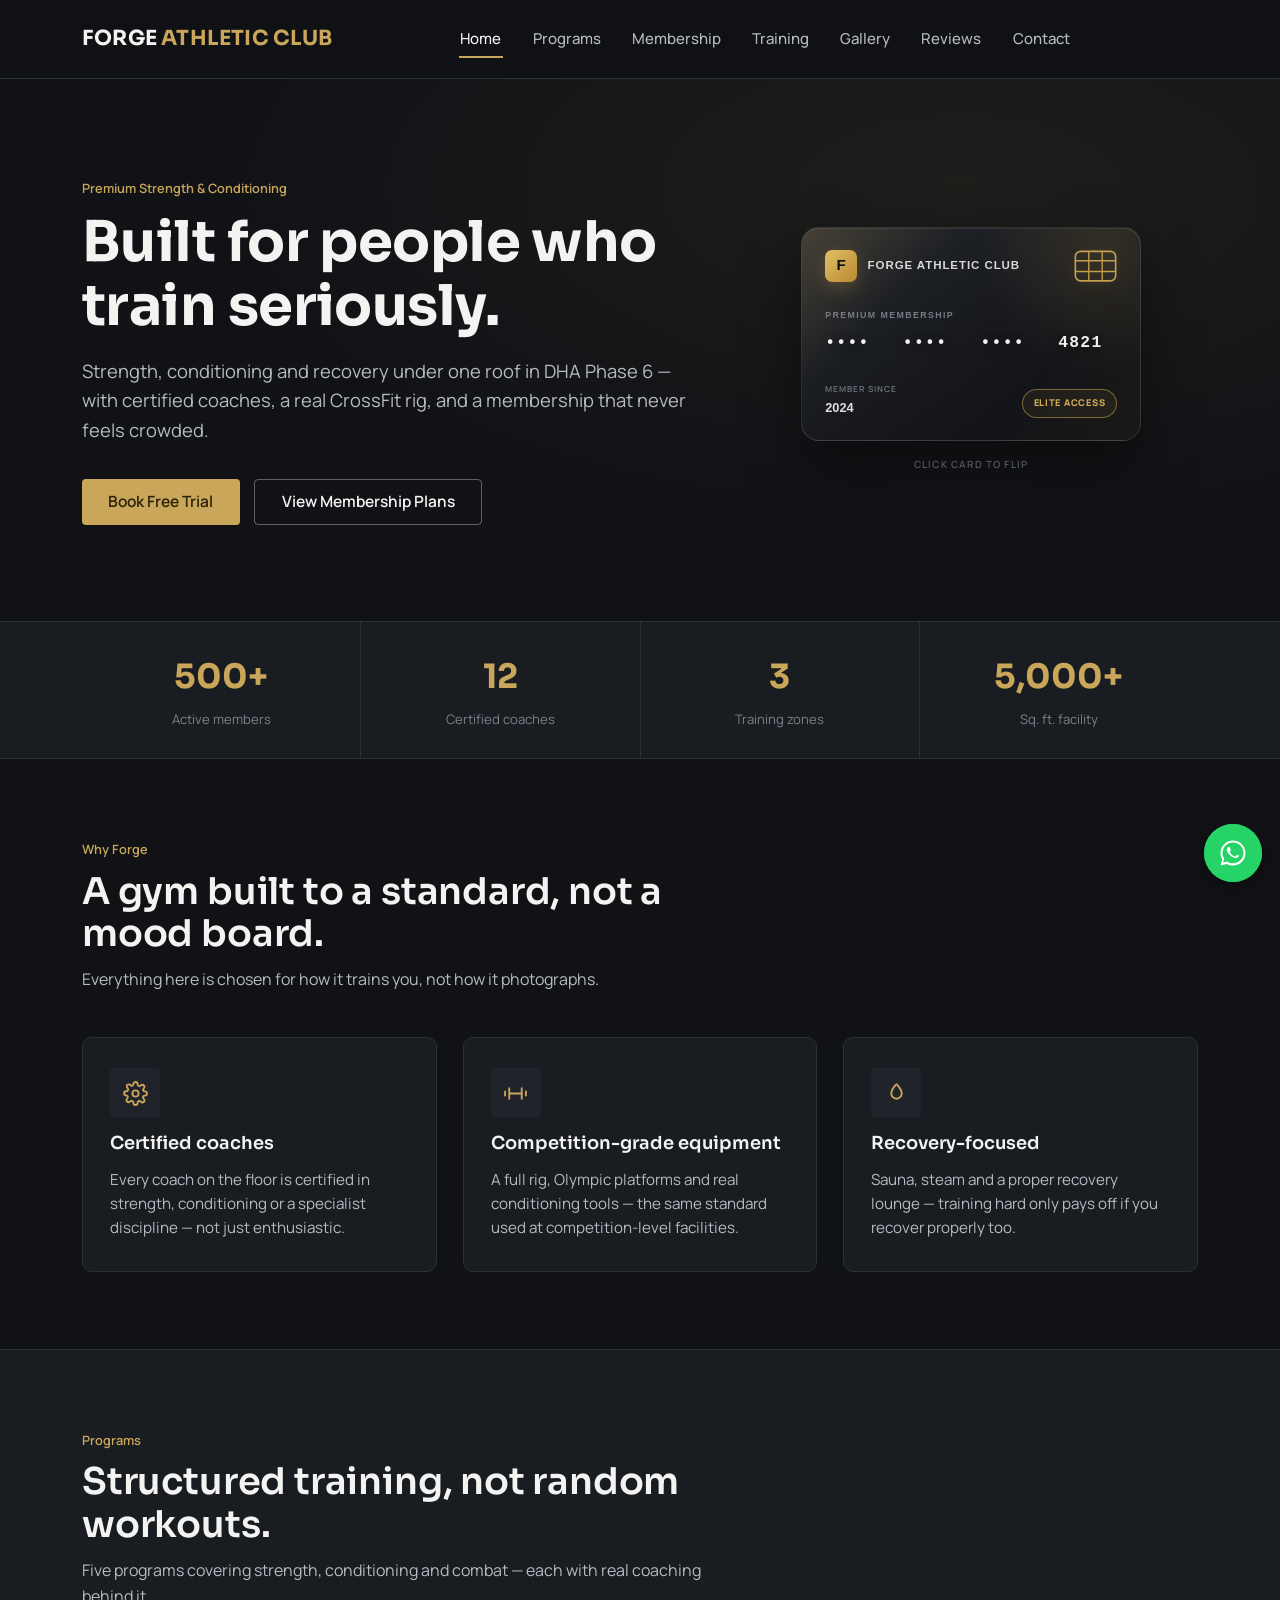
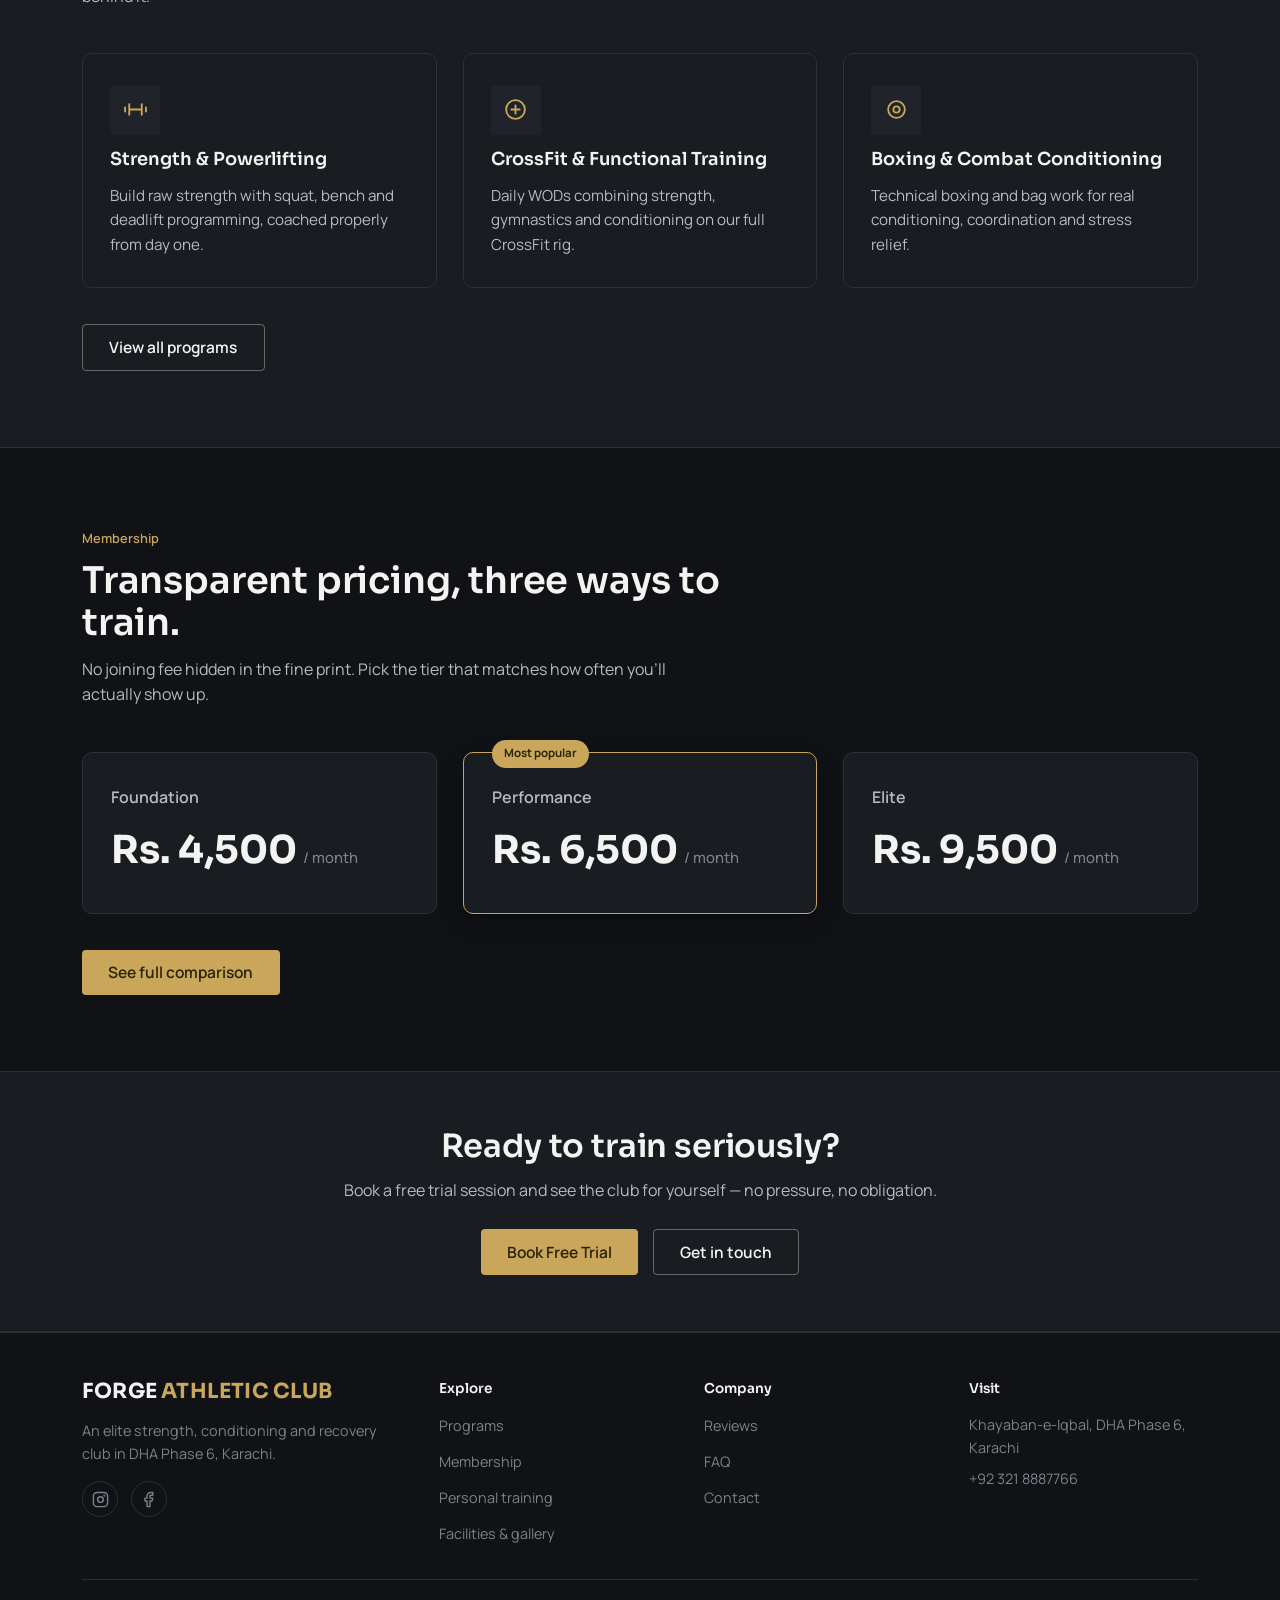
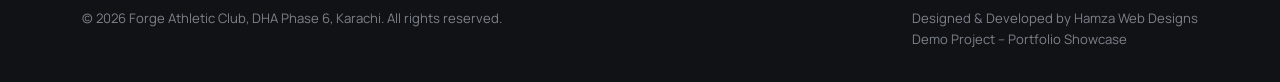
<file: index.html>
<!DOCTYPE html>
<html lang="en">
<head>
<meta charset="UTF-8">
<meta name="viewport" content="width=device-width, initial-scale=1.0">
<title>Forge Athletic Club — Premium Strength &amp; Conditioning, DHA Phase 6, Karachi</title>
<meta name="description" content="Forge Athletic Club is a premium strength, conditioning and recovery club in DHA Phase 6, Karachi. Certified coaches, a full CrossFit rig, and memberships built for professionals who train seriously.">
<meta name="theme-color" content="#101216">
<meta property="og:title" content="Forge Athletic Club — DHA Phase 6, Karachi">
<meta property="og:description" content="Premium strength, conditioning and recovery club for professionals who train seriously.">
<meta property="og:type" content="website">
<link rel="preconnect" href="https://fonts.googleapis.com">
<link rel="preconnect" href="https://fonts.gstatic.com" crossorigin>
<link href="https://fonts.googleapis.com/css2?family=Sora:wght@500;600;700&family=Manrope:wght@400;500;600;700&display=swap" rel="stylesheet">
<link rel="stylesheet" href="styles.css">
</head>
<body>

<a class="skip-link" href="#main">Skip to main content</a>

<header class="site-header">
  <div class="container nav-row">
    <a href="index.html" class="brand">
      <span class="brand-mark">
        <span class="name">FORGE <em>ATHLETIC CLUB</em></span>
      </span>
    </a>

    <nav class="primary-nav" aria-label="Primary">
      <ul>
        <li><a href="index.html" class="active">Home</a></li>
        <li><a href="programs.html">Programs</a></li>
        <li><a href="membership.html">Membership</a></li>
        <li><a href="training.html">Training</a></li>
        <li><a href="gallery.html">Gallery</a></li>
        <li><a href="reviews.html">Reviews</a></li>
        <li><a href="contact.html">Contact</a></li>
      </ul>
    </nav>

    <div class="header-actions">
      <button class="nav-toggle" id="navToggle" aria-expanded="false" aria-controls="mobileMenu" aria-label="Open menu">
        <svg id="iconOpen" viewBox="0 0 24 24" fill="none" stroke="currentColor" stroke-width="2" stroke-linecap="round" aria-hidden="true"><line x1="3" y1="6" x2="21" y2="6"/><line x1="3" y1="12" x2="21" y2="12"/><line x1="3" y1="18" x2="21" y2="18"/></svg>
        <svg id="iconClose" viewBox="0 0 24 24" fill="none" stroke="currentColor" stroke-width="2" stroke-linecap="round" style="display:none" aria-hidden="true"><line x1="18" y1="6" x2="6" y2="18"/><line x1="6" y1="6" x2="18" y2="18"/></svg>
      </button>
    </div>
  </div>

  <nav class="mobile-menu" id="mobileMenu" aria-label="Mobile">
    <ul>
      <li><a href="index.html" class="active">Home</a></li>
      <li><a href="programs.html">Programs</a></li>
      <li><a href="membership.html">Membership</a></li>
      <li><a href="training.html">Training</a></li>
      <li><a href="gallery.html">Gallery</a></li>
      <li><a href="reviews.html">Reviews</a></li>
      <li><a href="contact.html">Contact</a></li>
    </ul>
  </nav>
</header>

<main id="main">

  <!-- HERO -->
  <section class="hero" aria-labelledby="hero-heading">
    <div class="container">
      <div class="hero-copy">
        <span class="eyebrow">Premium Strength &amp; Conditioning</span>
        <h1 id="hero-heading">Built for people who train seriously.</h1>
        <p class="lede">Strength, conditioning and recovery under one roof in DHA Phase 6 — with certified coaches, a real CrossFit rig, and a membership that never feels crowded.</p>
        <div class="btn-row">
          <a class="btn btn-gold" href="https://wa.me/923218887766?text=Hi%2C%20I%27d%20like%20to%20book%20a%20free%20trial%20at%20Forge%20Athletic%20Club" target="_blank" rel="noopener">Book Free Trial</a>
          <a class="btn btn-outline" href="membership.html">View Membership Plans</a>
        </div>
      </div>

<div class="hero-art">
  <div class="card-scene">

    <div class="card-tilt" id="cardTilt">

      <button
        class="card-flip"
        id="cardFlip"
        type="button"
        aria-pressed="false"
        aria-label="Flip membership card"
      >

        <!-- FRONT -->
        <div class="card-face card-front">

          <div class="card-top">
            <div class="card-monogram">F</div>

            <div class="card-brand">
              FORGE ATHLETIC CLUB
            </div>
          </div>

          <div class="card-center">

            <div class="card-label">
              PREMIUM MEMBERSHIP
            </div>

            <div class="card-number">
              •••• &nbsp; •••• &nbsp; •••• &nbsp; 4821
            </div>

          </div>

          <div class="card-bottom">

            <div class="card-meta">
              <span>MEMBER SINCE</span>
              <strong>2024</strong>
            </div>

            <div class="card-tier">
              ELITE ACCESS
            </div>

          </div>

          <div class="card-chip" aria-hidden="true">
            <svg
              viewBox="0 0 32 24"
              fill="none"
              xmlns="http://www.w3.org/2000/svg"
            >
              <rect
                x="1"
                y="1"
                width="30"
                height="22"
                rx="4"
                stroke="currentColor"
                stroke-width="1.2"
              />
              <line
                x1="1"
                y1="8"
                x2="31"
                y2="8"
                stroke="currentColor"
                stroke-width="1"
              />
              <line
                x1="1"
                y1="16"
                x2="31"
                y2="16"
                stroke="currentColor"
                stroke-width="1"
              />
              <line
                x1="11"
                y1="1"
                x2="11"
                y2="23"
                stroke="currentColor"
                stroke-width="1"
              />
              <line
                x1="21"
                y1="1"
                x2="21"
                y2="23"
                stroke="currentColor"
                stroke-width="1"
              />
            </svg>
          </div>

          <span class="card-shine"></span>

        </div>


        <!-- BACK -->
        <div class="card-face card-back">

          <div class="card-back-header">
            FORGE ATHLETIC CLUB
          </div>

          <div class="card-stripe"></div>

          <div class="card-barcode"></div>

          <div class="card-back-info">

            <span class="back-label">
              MEMBERSHIP STATUS
            </span>

            <strong>
              ACTIVE
            </strong>

          </div>

          <div class="card-back-info">

            <span class="back-label">
              ACCESS LEVEL
            </span>

            <strong>
              ELITE
            </strong>

          </div>

          <p class="card-back-text">
            Present this membership card at reception
            for access to the club.
          </p>

          <span class="card-back-url">
            forgeathleticclub.pk
          </span>

        </div>

      </button>

    </div>

    <span class="card-hint">
      CLICK CARD TO FLIP
    </span>

  </div>
</div>

  </section>

  <!-- STATS -->
  <section class="stats-bar" aria-label="Club statistics">
    <div class="container">
      <div class="stats-grid">
        <div class="stat-item"><strong>500+</strong><span>Active members</span></div>
        <div class="stat-item"><strong>12</strong><span>Certified coaches</span></div>
        <div class="stat-item"><strong>3</strong><span>Training zones</span></div>
        <div class="stat-item"><strong>5,000+</strong><span>Sq. ft. facility</span></div>
      </div>
    </div>
  </section>

  <!-- WHY FORGE -->
  <section class="section-pad" aria-labelledby="why-heading">
    <div class="container">
      <div class="section-head">
        <span class="eyebrow">Why Forge</span>
        <h2 id="why-heading">A gym built to a standard, not a mood board.</h2>
        <p>Everything here is chosen for how it trains you, not how it photographs.</p>
      </div>

      <div class="grid-3">
        <div class="program-card">
          <div class="program-icon">
            <svg viewBox="0 0 24 24" fill="none" stroke="currentColor" stroke-width="1.8" stroke-linecap="round" stroke-linejoin="round" aria-hidden="true"><path d="M12 15a3 3 0 1 0 0-6 3 3 0 0 0 0 6z"/><path d="M19.4 15a1.7 1.7 0 0 0 .3 1.9l.1.1a2 2 0 1 1-2.8 2.8l-.1-.1a1.7 1.7 0 0 0-1.9-.3 1.7 1.7 0 0 0-1 1.6V21a2 2 0 1 1-4 0v-.2a1.7 1.7 0 0 0-1.1-1.6 1.7 1.7 0 0 0-1.9.3l-.1.1a2 2 0 1 1-2.8-2.8l.1-.1a1.7 1.7 0 0 0 .3-1.9 1.7 1.7 0 0 0-1.6-1H3a2 2 0 1 1 0-4h.2a1.7 1.7 0 0 0 1.6-1 1.7 1.7 0 0 0-.3-1.9l-.1-.1a2 2 0 1 1 2.8-2.8l.1.1a1.7 1.7 0 0 0 1.9.3H9a1.7 1.7 0 0 0 1-1.6V3a2 2 0 1 1 4 0v.2a1.7 1.7 0 0 0 1 1.6 1.7 1.7 0 0 0 1.9-.3l.1-.1a2 2 0 1 1 2.8 2.8l-.1.1a1.7 1.7 0 0 0-.3 1.9V9a1.7 1.7 0 0 0 1.6 1H21a2 2 0 1 1 0 4h-.2a1.7 1.7 0 0 0-1.6 1z"/></svg>
          </div>
          <h3>Certified coaches</h3>
          <p>Every coach on the floor is certified in strength, conditioning or a specialist discipline — not just enthusiastic.</p>
        </div>

        <div class="program-card">
          <div class="program-icon">
            <svg viewBox="0 0 24 24" fill="none" stroke="currentColor" stroke-width="1.8" stroke-linecap="round" stroke-linejoin="round" aria-hidden="true"><path d="M6 7v10M18 7v10M2 10v4M22 10v4M6 12h12"/></svg>
          </div>
          <h3>Competition-grade equipment</h3>
          <p>A full rig, Olympic platforms and real conditioning tools — the same standard used at competition-level facilities.</p>
        </div>

        <div class="program-card">
          <div class="program-icon">
            <svg viewBox="0 0 24 24" fill="none" stroke="currentColor" stroke-width="1.8" stroke-linecap="round" stroke-linejoin="round" aria-hidden="true"><path d="M12 3c-3 3-5 6-5 9a5 5 0 0 0 10 0c0-3-2-6-5-9z"/></svg>
          </div>
          <h3>Recovery-focused</h3>
          <p>Sauna, steam and a proper recovery lounge — training hard only pays off if you recover properly too.</p>
        </div>
      </div>
    </div>
  </section>

  <!-- PROGRAMS TEASER -->
  <section class="section-pad bg-panel border-top border-bottom" aria-labelledby="programs-teaser-heading">
    <div class="container">
      <div class="section-head">
        <span class="eyebrow">Programs</span>
        <h2 id="programs-teaser-heading">Structured training, not random workouts.</h2>
        <p>Five programs covering strength, conditioning and combat — each with real coaching behind it.</p>
      </div>

      <div class="grid-3">
        <div class="program-card">
          <div class="program-icon">
            <svg viewBox="0 0 24 24" fill="none" stroke="currentColor" stroke-width="1.8" stroke-linecap="round" stroke-linejoin="round" aria-hidden="true"><path d="M6 7v10M18 7v10M2 10v4M22 10v4M6 12h12"/></svg>
          </div>
          <h3>Strength &amp; Powerlifting</h3>
          <p>Build raw strength with squat, bench and deadlift programming, coached properly from day one.</p>
        </div>

        <div class="program-card">
          <div class="program-icon">
            <svg viewBox="0 0 24 24" fill="none" stroke="currentColor" stroke-width="1.8" stroke-linecap="round" stroke-linejoin="round" aria-hidden="true"><circle cx="12" cy="12" r="9"/><path d="M8 12h8M12 8v8"/></svg>
          </div>
          <h3>CrossFit &amp; Functional Training</h3>
          <p>Daily WODs combining strength, gymnastics and conditioning on our full CrossFit rig.</p>
        </div>

        <div class="program-card">
          <div class="program-icon">
            <svg viewBox="0 0 24 24" fill="none" stroke="currentColor" stroke-width="1.8" stroke-linecap="round" stroke-linejoin="round" aria-hidden="true"><circle cx="12" cy="12" r="8"/><circle cx="12" cy="12" r="3"/></svg>
          </div>
          <h3>Boxing &amp; Combat Conditioning</h3>
          <p>Technical boxing and bag work for real conditioning, coordination and stress relief.</p>
        </div>
      </div>

      <div class="btn-row" style="margin-top:2.25rem;">
        <a class="btn btn-outline" href="programs.html">View all programs</a>
      </div>
    </div>
  </section>

  <!-- MEMBERSHIP TEASER -->
  <section class="section-pad" aria-labelledby="membership-teaser-heading">
    <div class="container">
      <div class="section-head">
        <span class="eyebrow">Membership</span>
        <h2 id="membership-teaser-heading">Transparent pricing, three ways to train.</h2>
        <p>No joining fee hidden in the fine print. Pick the tier that matches how often you'll actually show up.</p>
      </div>

      <div class="plan-cards" style="margin-bottom:2.25rem;">
        <div class="plan-card">
          <span class="plan-name">Foundation</span>
          <div class="plan-price">Rs. 4,500 <small>/ month</small></div>
        </div>
        <div class="plan-card is-featured">
          <span class="plan-tag">Most popular</span>
          <span class="plan-name">Performance</span>
          <div class="plan-price">Rs. 6,500 <small>/ month</small></div>
        </div>
        <div class="plan-card">
          <span class="plan-name">Elite</span>
          <div class="plan-price">Rs. 9,500 <small>/ month</small></div>
        </div>
      </div>

      <div class="btn-row">
        <a class="btn btn-gold" href="membership.html">See full comparison</a>
      </div>
    </div>
  </section>

  <!-- CTA BAND -->
  <section class="cta-band">
    <div class="container">
      <h2>Ready to train seriously?</h2>
      <p>Book a free trial session and see the club for yourself — no pressure, no obligation.</p>
      <div class="btn-row">
        <a class="btn btn-gold" href="https://wa.me/923218887766?text=Hi%2C%20I%27d%20like%20to%20book%20a%20free%20trial%20at%20Forge%20Athletic%20Club" target="_blank" rel="noopener">Book Free Trial</a>
        <a class="btn btn-outline" href="contact.html">Get in touch</a>
      </div>
    </div>
  </section>

</main>

<footer class="site-footer">
  <div class="container">
    <div class="footer-grid">
      <div class="footer-col">
        <div class="brand-mark" style="margin-bottom:1rem;">
          <span class="name">FORGE <em>ATHLETIC CLUB</em></span>
        </div>
        <p>An elite strength, conditioning and recovery club in DHA Phase 6, Karachi.</p>
        <div class="footer-social">
          <a href="#" aria-label="Instagram">
            <svg viewBox="0 0 24 24" fill="none" stroke="currentColor" stroke-width="2" stroke-linecap="round" stroke-linejoin="round" aria-hidden="true"><rect x="2" y="2" width="20" height="20" rx="5"/><circle cx="12" cy="12" r="4"/><circle cx="17.5" cy="6.5" r="0.5" fill="currentColor"/></svg>
          </a>
          <a href="#" aria-label="Facebook">
            <svg viewBox="0 0 24 24" fill="none" stroke="currentColor" stroke-width="2" stroke-linecap="round" stroke-linejoin="round" aria-hidden="true"><path d="M18 2h-3a5 5 0 0 0-5 5v3H7v4h3v8h4v-8h3l1-4h-4V7a1 1 0 0 1 1-1h3z"/></svg>
          </a>
        </div>
      </div>

      <div class="footer-col">
        <h4>Explore</h4>
        <ul>
          <li><a href="programs.html">Programs</a></li>
          <li><a href="membership.html">Membership</a></li>
          <li><a href="training.html">Personal training</a></li>
          <li><a href="gallery.html">Facilities &amp; gallery</a></li>
        </ul>
      </div>

      <div class="footer-col">
        <h4>Company</h4>
        <ul>
          <li><a href="reviews.html">Reviews</a></li>
          <li><a href="contact.html">FAQ</a></li>
          <li><a href="contact.html">Contact</a></li>
        </ul>
      </div>

      <div class="footer-col">
        <h4>Visit</h4>
        <p>Khayaban-e-Iqbal, DHA Phase 6, Karachi</p>
        <p style="margin-top:0.5rem;">+92 321 8887766</p>
      </div>
    </div>

    <div class="footer-bottom">
      <span>© 2026 Forge Athletic Club, DHA Phase 6, Karachi. All rights reserved.</span>
      <span>Designed & Developed by Hamza Web Designs <br> Demo Project – Portfolio Showcase</span>
    </div>
  </div>
</footer>

<a class="whatsapp-float" href="https://wa.me/923218887766?text=Hi%2C%20I%27d%20like%20to%20know%20more%20about%20Forge%20Athletic%20Club" target="_blank" rel="noopener" aria-label="Chat with us on WhatsApp">
  <svg viewBox="0 0 24 24" fill="currentColor" aria-hidden="true"><path d="M17.5 14.4c-.3-.1-1.7-.8-1.9-.9-.3-.1-.5-.1-.6.1-.2.3-.7.9-.9 1.1-.2.2-.3.2-.6.1-.3-.1-1.2-.4-2.3-1.4-.9-.8-1.4-1.7-1.6-2-.2-.3 0-.5.1-.6.1-.1.3-.3.4-.5.1-.1.2-.3.2-.4.1-.1.1-.3 0-.4-.1-.1-.6-1.4-.8-1.9-.2-.5-.4-.4-.6-.4h-.5c-.2 0-.4.1-.6.3-.2.2-.8.8-.8 1.9 0 1.1.8 2.2.9 2.4.1.1 1.6 2.5 4 3.5.6.2 1 .4 1.3.5.6.2 1.1.1 1.5.1.5-.1 1.5-.6 1.7-1.2.2-.6.2-1.1.1-1.2-.1-.1-.2-.1-.5-.2z"/><path d="M12 2C6.5 2 2 6.4 2 12c0 1.9.5 3.6 1.4 5.1L2 22l5.1-1.3c1.4.8 3.1 1.2 4.9 1.2 5.5 0 10-4.4 10-10S17.5 2 12 2zm0 18.2c-1.6 0-3.1-.4-4.4-1.2l-.3-.2-3.2.8.9-3.1-.2-.3C4 14.8 3.6 13.4 3.6 12 3.6 7.3 7.4 3.6 12 3.6c4.6 0 8.4 3.7 8.4 8.4 0 4.6-3.8 8.2-8.4 8.2z"/></svg>
</a>

<script src="script.js" defer></script>
</body>
</html>
</file>
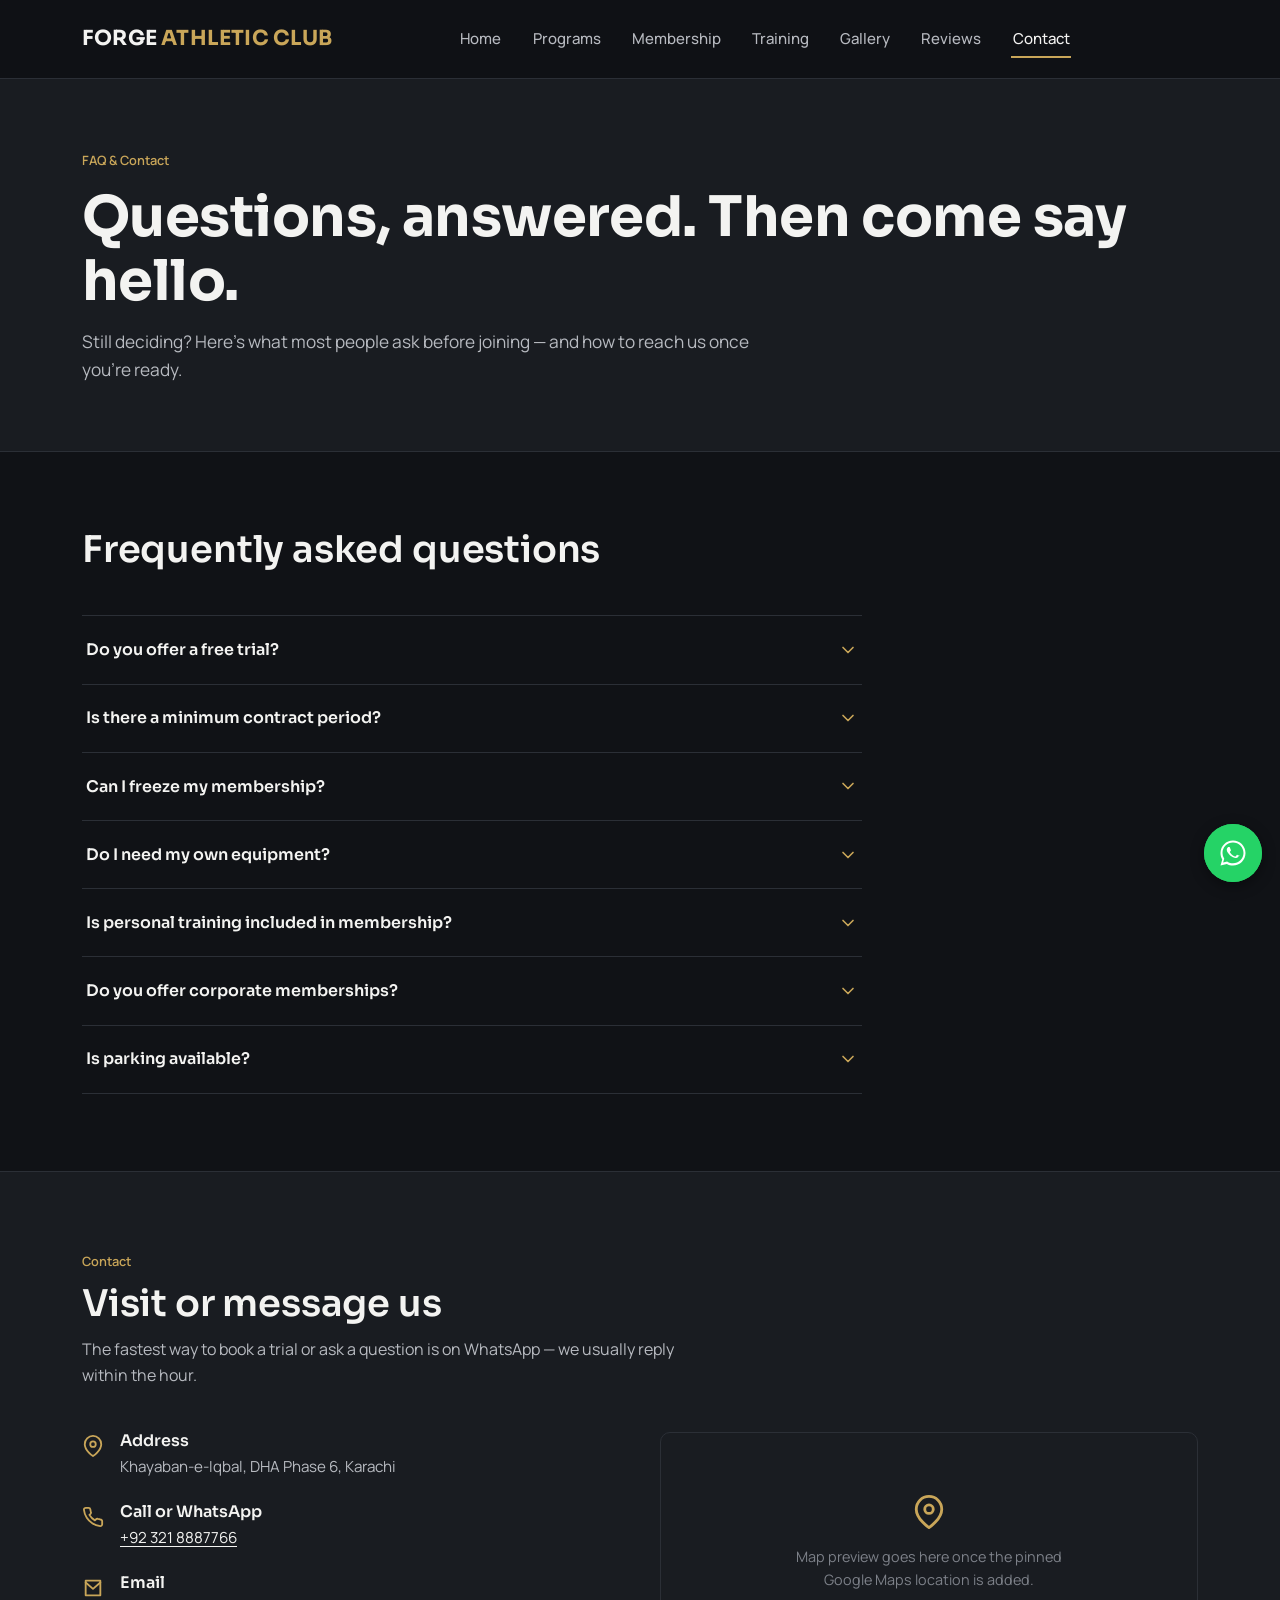
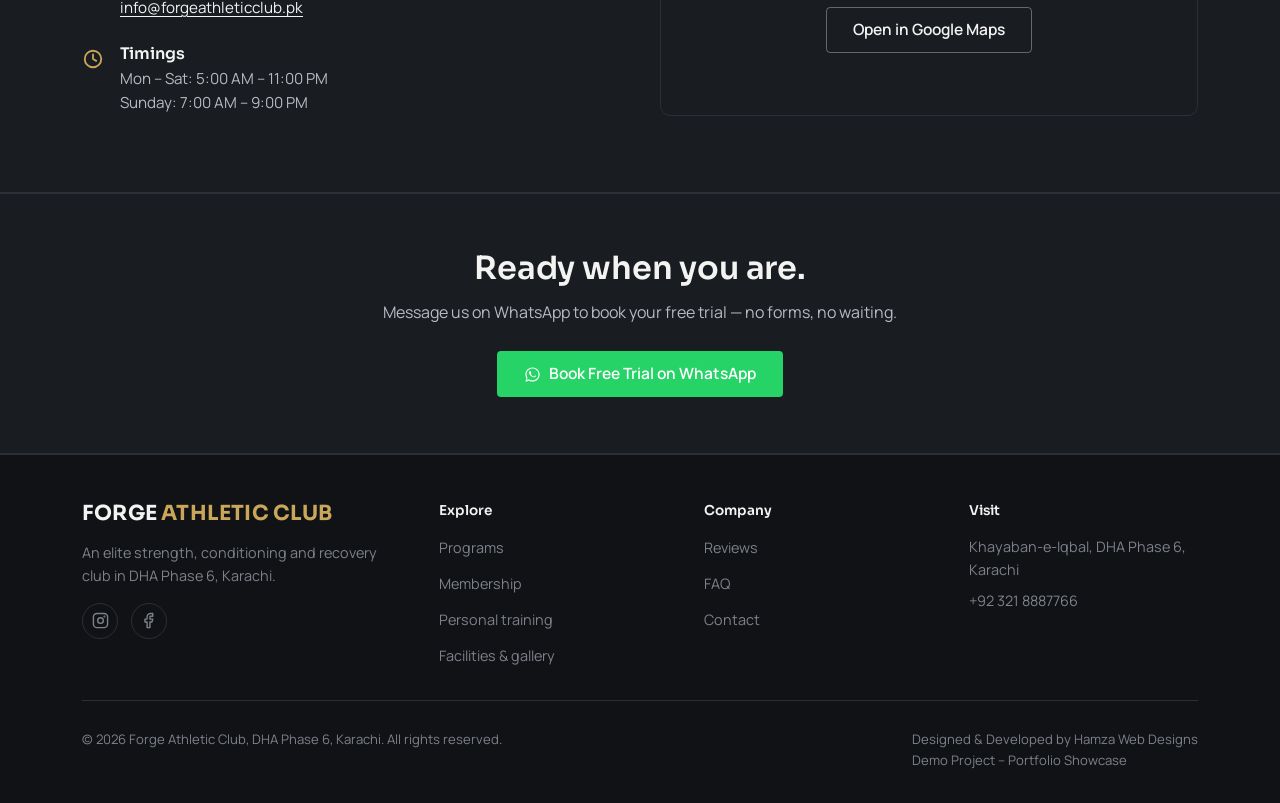
<file: contact.html>
<!DOCTYPE html>
<html lang="en">
<head>
<meta charset="UTF-8">
<meta name="viewport" content="width=device-width, initial-scale=1.0">
<title>FAQ &amp; Contact — Forge Athletic Club, DHA Phase 6, Karachi</title>
<meta name="description" content="Common questions and contact details for Forge Athletic Club, DHA Phase 6, Karachi. Book a free trial or message us on WhatsApp.">
<meta name="theme-color" content="#101216">
<link rel="preconnect" href="https://fonts.googleapis.com">
<link rel="preconnect" href="https://fonts.gstatic.com" crossorigin>
<link href="https://fonts.googleapis.com/css2?family=Sora:wght@500;600;700&family=Manrope:wght@400;500;600;700&display=swap" rel="stylesheet">
<link rel="stylesheet" href="styles.css">
</head>
<body>

<a class="skip-link" href="#main">Skip to main content</a>

<header class="site-header">
  <div class="container nav-row">
    <a href="index.html" class="brand">
      <span class="brand-mark">
        <span class="name">FORGE <em>ATHLETIC CLUB</em></span>
      </span>
    </a>

    <nav class="primary-nav" aria-label="Primary">
      <ul>
        <li><a href="index.html">Home</a></li>
        <li><a href="programs.html">Programs</a></li>
        <li><a href="membership.html">Membership</a></li>
        <li><a href="training.html">Training</a></li>
        <li><a href="gallery.html">Gallery</a></li>
        <li><a href="reviews.html">Reviews</a></li>
        <li><a href="contact.html" class="active">Contact</a></li>
      </ul>
    </nav>

    <div class="header-actions">
      <button class="nav-toggle" id="navToggle" aria-expanded="false" aria-controls="mobileMenu" aria-label="Open menu">
        <svg id="iconOpen" viewBox="0 0 24 24" fill="none" stroke="currentColor" stroke-width="2" stroke-linecap="round" aria-hidden="true"><line x1="3" y1="6" x2="21" y2="6"/><line x1="3" y1="12" x2="21" y2="12"/><line x1="3" y1="18" x2="21" y2="18"/></svg>
        <svg id="iconClose" viewBox="0 0 24 24" fill="none" stroke="currentColor" stroke-width="2" stroke-linecap="round" style="display:none" aria-hidden="true"><line x1="18" y1="6" x2="6" y2="18"/><line x1="6" y1="6" x2="18" y2="18"/></svg>
      </button>
    </div>
  </div>

  <nav class="mobile-menu" id="mobileMenu" aria-label="Mobile">
    <ul>
      <li><a href="index.html">Home</a></li>
      <li><a href="programs.html">Programs</a></li>
      <li><a href="membership.html">Membership</a></li>
      <li><a href="training.html">Training</a></li>
      <li><a href="gallery.html">Gallery</a></li>
      <li><a href="reviews.html">Reviews</a></li>
      <li><a href="contact.html" class="active">Contact</a></li>
    </ul>
  </nav>
</header>

<main id="main">

  <section class="page-hero">
    <div class="container">
      <span class="eyebrow">FAQ &amp; Contact</span>
      <h1>Questions, answered. Then come say hello.</h1>
      <p class="lede">Still deciding? Here's what most people ask before joining — and how to reach us once you're ready.</p>
    </div>
  </section>

  <section id="faq" class="section-pad">
    <div class="container">
      <div class="section-head">
        <h2>Frequently asked questions</h2>
      </div>

      <div class="faq-list">
        <details class="faq-item">
          <summary>Do you offer a free trial?
            <svg class="chev" viewBox="0 0 24 24" fill="none" stroke="currentColor" stroke-width="2" stroke-linecap="round" stroke-linejoin="round" aria-hidden="true"><polyline points="6 9 12 15 18 9"/></svg>
          </summary>
          <p>Yes — book a free trial session and try the facility, a class, and meet a coach before committing to a plan.</p>
        </details>

        <details class="faq-item">
          <summary>Is there a minimum contract period?
            <svg class="chev" viewBox="0 0 24 24" fill="none" stroke="currentColor" stroke-width="2" stroke-linecap="round" stroke-linejoin="round" aria-hidden="true"><polyline points="6 9 12 15 18 9"/></svg>
          </summary>
          <p>Monthly plans have no lock-in period. Quarterly and annual plans are billed upfront but can be paused for genuine reasons like travel.</p>
        </details>

        <details class="faq-item">
          <summary>Can I freeze my membership?
            <svg class="chev" viewBox="0 0 24 24" fill="none" stroke="currentColor" stroke-width="2" stroke-linecap="round" stroke-linejoin="round" aria-hidden="true"><polyline points="6 9 12 15 18 9"/></svg>
          </summary>
          <p>Yes — memberships can be paused for up to 30 days a year for medical or travel reasons. Just let the front desk know in advance.</p>
        </details>

        <details class="faq-item">
          <summary>Do I need my own equipment?
            <svg class="chev" viewBox="0 0 24 24" fill="none" stroke="currentColor" stroke-width="2" stroke-linecap="round" stroke-linejoin="round" aria-hidden="true"><polyline points="6 9 12 15 18 9"/></svg>
          </summary>
          <p>No — all training equipment and mats are provided. Just bring proper training shoes and a water bottle.</p>
        </details>

        <details class="faq-item">
          <summary>Is personal training included in membership?
            <svg class="chev" viewBox="0 0 24 24" fill="none" stroke="currentColor" stroke-width="2" stroke-linecap="round" stroke-linejoin="round" aria-hidden="true"><polyline points="6 9 12 15 18 9"/></svg>
          </summary>
          <p>Performance and Elite plans include a set number of PT sessions each month. Foundation members can book sessions separately as a package.</p>
        </details>

        <details class="faq-item">
          <summary>Do you offer corporate memberships?
            <svg class="chev" viewBox="0 0 24 24" fill="none" stroke="currentColor" stroke-width="2" stroke-linecap="round" stroke-linejoin="round" aria-hidden="true"><polyline points="6 9 12 15 18 9"/></svg>
          </summary>
          <p>Yes — we offer corporate packages for teams of 5 or more. Message us on WhatsApp for a custom quote.</p>
        </details>

        <details class="faq-item">
          <summary>Is parking available?
            <svg class="chev" viewBox="0 0 24 24" fill="none" stroke="currentColor" stroke-width="2" stroke-linecap="round" stroke-linejoin="round" aria-hidden="true"><polyline points="6 9 12 15 18 9"/></svg>
          </summary>
          <p>Yes, dedicated member parking is available on-site.</p>
        </details>
      </div>
    </div>
  </section>

  <section id="visit" class="section-pad bg-panel border-top border-bottom" aria-labelledby="contact-heading">
    <div class="container">
      <div class="section-head">
        <span class="eyebrow">Contact</span>
        <h2 id="contact-heading">Visit or message us</h2>
        <p>The fastest way to book a trial or ask a question is on WhatsApp — we usually reply within the hour.</p>
      </div>

      <div class="contact-grid">
        <div class="contact-list">
          <div class="contact-row">
            <svg viewBox="0 0 24 24" fill="none" stroke="currentColor" stroke-width="2" stroke-linecap="round" stroke-linejoin="round" aria-hidden="true"><path d="M21 10c0 7-9 13-9 13s-9-6-9-13a9 9 0 0 1 18 0z"/><circle cx="12" cy="10" r="3"/></svg>
            <div>
              <h3>Address</h3>
              <address>Khayaban-e-Iqbal, DHA Phase 6, Karachi</address>
            </div>
          </div>

          <div class="contact-row">
            <svg viewBox="0 0 24 24" fill="none" stroke="currentColor" stroke-width="2" stroke-linecap="round" stroke-linejoin="round" aria-hidden="true"><path d="M22 16.9v3a2 2 0 0 1-2.2 2 19.8 19.8 0 0 1-8.6-3.1 19.5 19.5 0 0 1-6-6 19.8 19.8 0 0 1-3.1-8.7A2 2 0 0 1 4.1 2h3a2 2 0 0 1 2 1.7c.1.9.3 1.8.6 2.7a2 2 0 0 1-.4 2.1L8.1 9.7a16 16 0 0 0 6 6l1.2-1.2a2 2 0 0 1 2.1-.4c.9.3 1.8.5 2.7.6a2 2 0 0 1 1.9 2.2z"/></svg>
            <div>
              <h3>Call or WhatsApp</h3>
              <p><a href="https://wa.me/923218887766" target="_blank" rel="noopener">+92 321 8887766</a></p>
            </div>
          </div>

          <div class="contact-row">
            <svg viewBox="0 0 24 24" fill="none" stroke="currentColor" stroke-width="2" stroke-linecap="round" stroke-linejoin="round" aria-hidden="true"><path d="M4 4h16v16H4z"/><path d="m4 6 8 7 8-7"/></svg>
            <div>
              <h3>Email</h3>
              <p><a href="mailto:info@forgeathleticclub.pk">info@forgeathleticclub.pk</a></p>
            </div>
          </div>

          <div class="contact-row">
            <svg viewBox="0 0 24 24" fill="none" stroke="currentColor" stroke-width="2" stroke-linecap="round" stroke-linejoin="round" aria-hidden="true"><circle cx="12" cy="12" r="9"/><path d="M12 7v5l3.5 2"/></svg>
            <div>
              <h3>Timings</h3>
              <p>Mon – Sat: 5:00 AM – 11:00 PM<br>Sunday: 7:00 AM – 9:00 PM</p>
            </div>
          </div>
        </div>

        <div class="map-card">
          <svg viewBox="0 0 24 24" fill="none" stroke="currentColor" stroke-width="2" stroke-linecap="round" stroke-linejoin="round" aria-hidden="true"><path d="M21 10c0 7-9 13-9 13s-9-6-9-13a9 9 0 0 1 18 0z"/><circle cx="12" cy="10" r="3"/></svg>
          <p>Map preview goes here once the pinned Google Maps location is added.</p>
          <a class="btn btn-outline" href="https://www.google.com/maps/search/?api=1&query=DHA%20Phase%206%2C%20Karachi" target="_blank" rel="noopener">Open in Google Maps</a>
        </div>
      </div>
    </div>
  </section>

  <section class="cta-band">
    <div class="container">
      <h2>Ready when you are.</h2>
      <p>Message us on WhatsApp to book your free trial — no forms, no waiting.</p>
      <div class="btn-row">
        <a class="btn btn-whatsapp" href="https://wa.me/923218887766?text=Hi%2C%20I%27d%20like%20to%20book%20a%20free%20trial%20at%20Forge%20Athletic%20Club" target="_blank" rel="noopener">
          <svg viewBox="0 0 24 24" fill="currentColor" aria-hidden="true"><path d="M17.5 14.4c-.3-.1-1.7-.8-1.9-.9-.3-.1-.5-.1-.6.1-.2.3-.7.9-.9 1.1-.2.2-.3.2-.6.1-.3-.1-1.2-.4-2.3-1.4-.9-.8-1.4-1.7-1.6-2-.2-.3 0-.5.1-.6.1-.1.3-.3.4-.5.1-.1.2-.3.2-.4.1-.1.1-.3 0-.4-.1-.1-.6-1.4-.8-1.9-.2-.5-.4-.4-.6-.4h-.5c-.2 0-.4.1-.6.3-.2.2-.8.8-.8 1.9 0 1.1.8 2.2.9 2.4.1.1 1.6 2.5 4 3.5.6.2 1 .4 1.3.5.6.2 1.1.1 1.5.1.5-.1 1.5-.6 1.7-1.2.2-.6.2-1.1.1-1.2-.1-.1-.2-.1-.5-.2z"/><path d="M12 2C6.5 2 2 6.4 2 12c0 1.9.5 3.6 1.4 5.1L2 22l5.1-1.3c1.4.8 3.1 1.2 4.9 1.2 5.5 0 10-4.4 10-10S17.5 2 12 2zm0 18.2c-1.6 0-3.1-.4-4.4-1.2l-.3-.2-3.2.8.9-3.1-.2-.3C4 14.8 3.6 13.4 3.6 12 3.6 7.3 7.4 3.6 12 3.6c4.6 0 8.4 3.7 8.4 8.4 0 4.6-3.8 8.2-8.4 8.2z"/></svg>
          <span>Book Free Trial on WhatsApp</span>
        </a>
      </div>
    </div>
  </section>

</main>

<footer class="site-footer">
  <div class="container">
    <div class="footer-grid">
      <div class="footer-col">
        <div class="brand-mark" style="margin-bottom:1rem;">
          <span class="name">FORGE <em>ATHLETIC CLUB</em></span>
        </div>
        <p>An elite strength, conditioning and recovery club in DHA Phase 6, Karachi.</p>
        <div class="footer-social">
          <a href="#" aria-label="Instagram">
            <svg viewBox="0 0 24 24" fill="none" stroke="currentColor" stroke-width="2" stroke-linecap="round" stroke-linejoin="round" aria-hidden="true"><rect x="2" y="2" width="20" height="20" rx="5"/><circle cx="12" cy="12" r="4"/><circle cx="17.5" cy="6.5" r="0.5" fill="currentColor"/></svg>
          </a>
          <a href="#" aria-label="Facebook">
            <svg viewBox="0 0 24 24" fill="none" stroke="currentColor" stroke-width="2" stroke-linecap="round" stroke-linejoin="round" aria-hidden="true"><path d="M18 2h-3a5 5 0 0 0-5 5v3H7v4h3v8h4v-8h3l1-4h-4V7a1 1 0 0 1 1-1h3z"/></svg>
          </a>
        </div>
      </div>

      <div class="footer-col">
        <h4>Explore</h4>
        <ul>
          <li><a href="programs.html">Programs</a></li>
          <li><a href="membership.html">Membership</a></li>
          <li><a href="training.html">Personal training</a></li>
          <li><a href="gallery.html">Facilities &amp; gallery</a></li>
        </ul>
      </div>

      <div class="footer-col">
        <h4>Company</h4>
        <ul>
          <li><a href="reviews.html">Reviews</a></li>
          <li><a href="contact.html#faq">FAQ</a></li>
          <li><a href="contact.html#visit">Contact</a></li>
        </ul>
      </div>

      <div class="footer-col">
        <h4>Visit</h4>
        <p>Khayaban-e-Iqbal, DHA Phase 6, Karachi</p>
        <p style="margin-top:0.5rem;">+92 321 8887766</p>
      </div>
    </div>

    <div class="footer-bottom">
      <span>© 2026 Forge Athletic Club, DHA Phase 6, Karachi. All rights reserved.</span>
      <span>Designed & Developed by Hamza Web Designs <br> Demo Project – Portfolio Showcase</span>
    </div>
  </div>
</footer>

<a class="whatsapp-float" href="https://wa.me/923218887766?text=Hi%2C%20I%27d%20like%20to%20know%20more%20about%20Forge%20Athletic%20Club" target="_blank" rel="noopener" aria-label="Chat with us on WhatsApp">
  <svg viewBox="0 0 24 24" fill="currentColor" aria-hidden="true"><path d="M17.5 14.4c-.3-.1-1.7-.8-1.9-.9-.3-.1-.5-.1-.6.1-.2.3-.7.9-.9 1.1-.2.2-.3.2-.6.1-.3-.1-1.2-.4-2.3-1.4-.9-.8-1.4-1.7-1.6-2-.2-.3 0-.5.1-.6.1-.1.3-.3.4-.5.1-.1.2-.3.2-.4.1-.1.1-.3 0-.4-.1-.1-.6-1.4-.8-1.9-.2-.5-.4-.4-.6-.4h-.5c-.2 0-.4.1-.6.3-.2.2-.8.8-.8 1.9 0 1.1.8 2.2.9 2.4.1.1 1.6 2.5 4 3.5.6.2 1 .4 1.3.5.6.2 1.1.1 1.5.1.5-.1 1.5-.6 1.7-1.2.2-.6.2-1.1.1-1.2-.1-.1-.2-.1-.5-.2z"/><path d="M12 2C6.5 2 2 6.4 2 12c0 1.9.5 3.6 1.4 5.1L2 22l5.1-1.3c1.4.8 3.1 1.2 4.9 1.2 5.5 0 10-4.4 10-10S17.5 2 12 2zm0 18.2c-1.6 0-3.1-.4-4.4-1.2l-.3-.2-3.2.8.9-3.1-.2-.3C4 14.8 3.6 13.4 3.6 12 3.6 7.3 7.4 3.6 12 3.6c4.6 0 8.4 3.7 8.4 8.4 0 4.6-3.8 8.2-8.4 8.2z"/></svg>
</a>

<script src="script.js" defer></script>
</body>
</html>
</file>
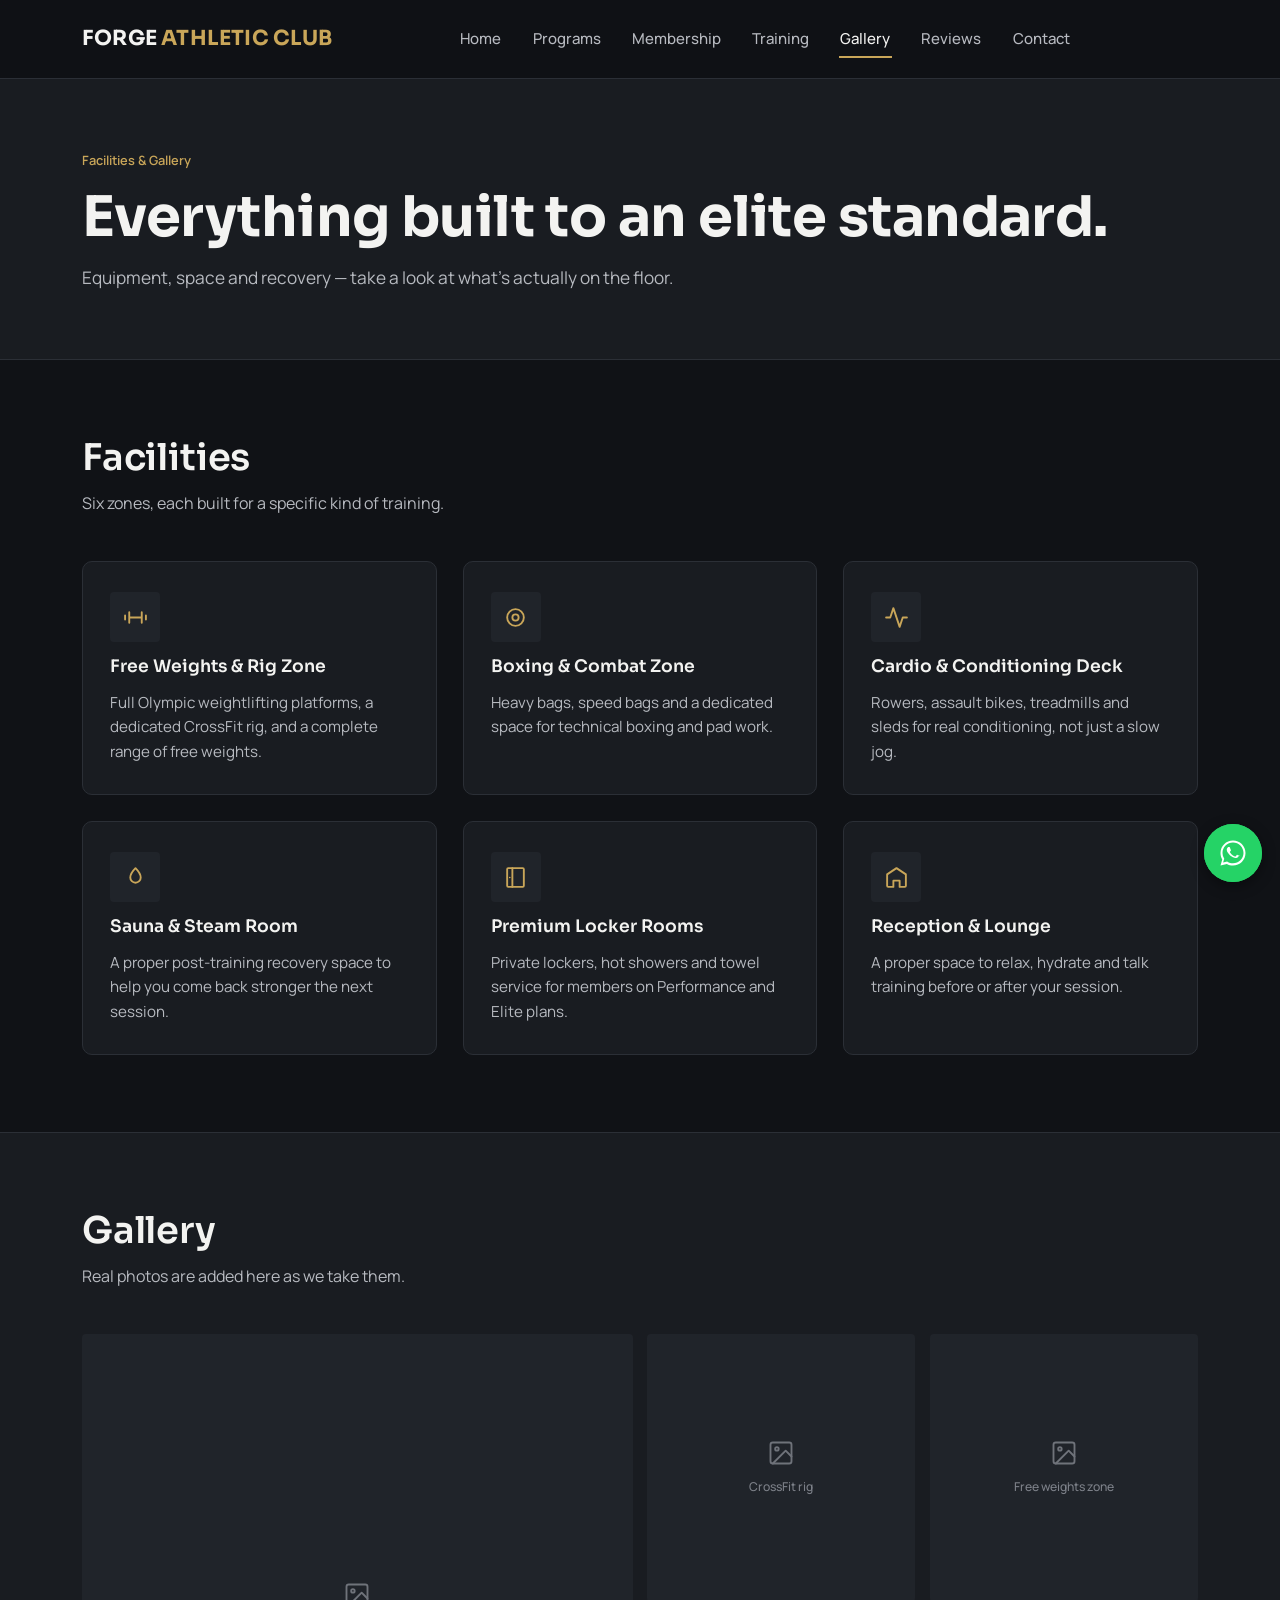
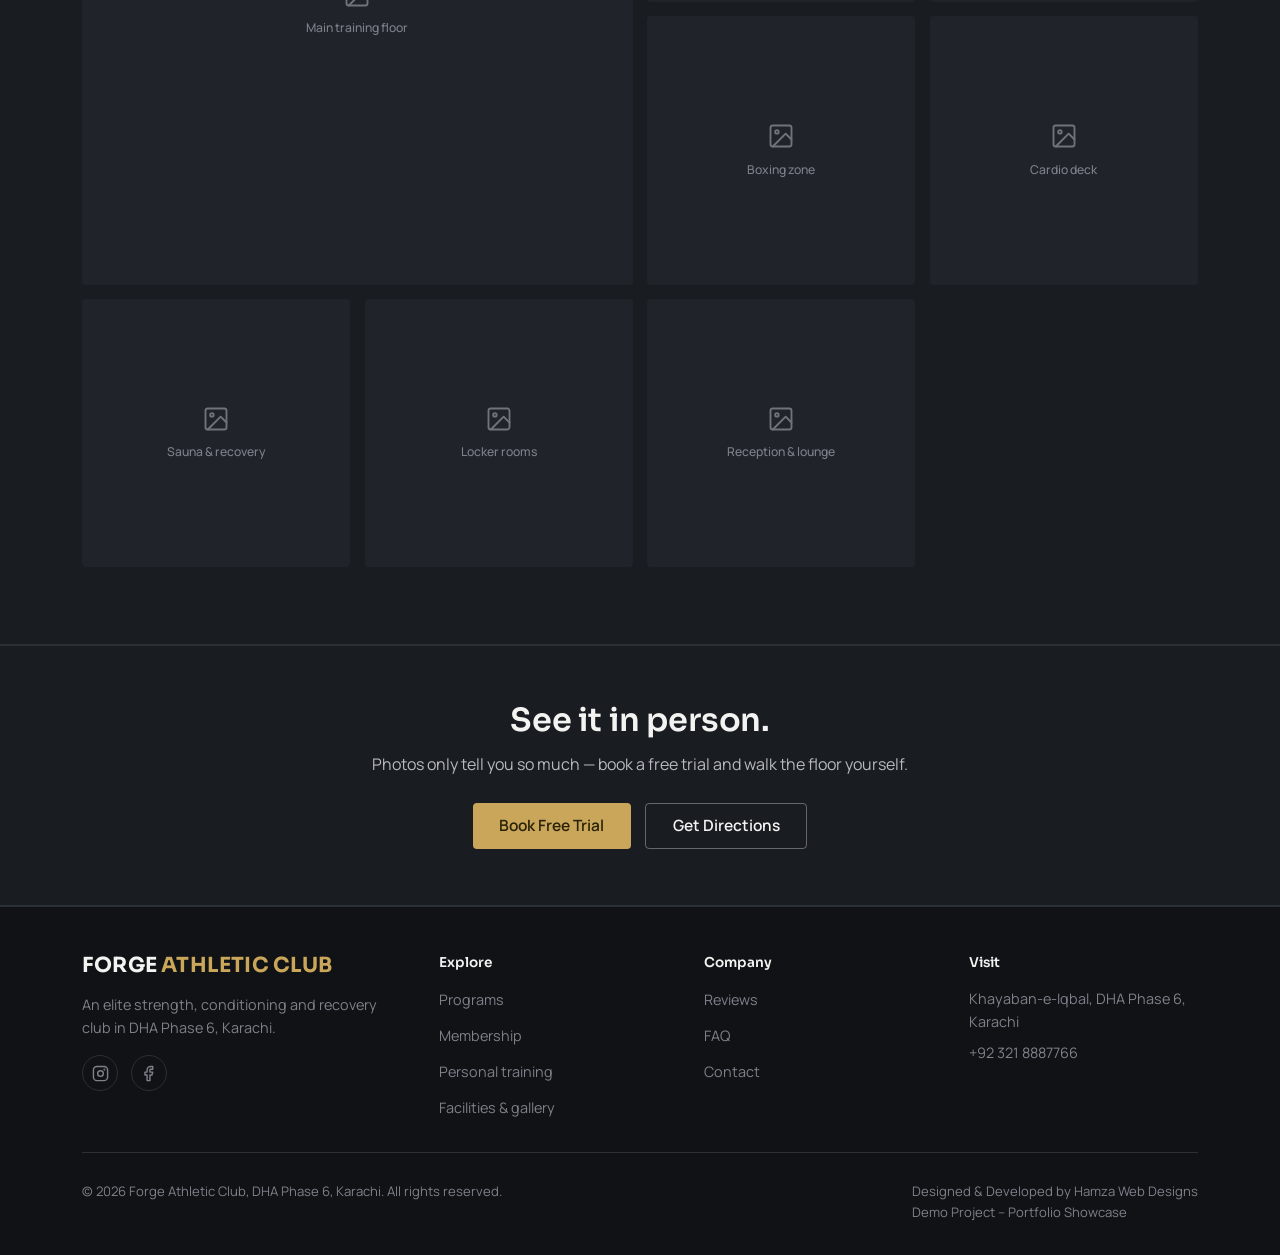
<file: gallery.html>
<!DOCTYPE html>
<html lang="en">
<head>
<meta charset="UTF-8">
<meta name="viewport" content="width=device-width, initial-scale=1.0">
<title>Facilities &amp; Gallery — Forge Athletic Club, DHA Phase 6, Karachi</title>
<meta name="description" content="Take a look inside Forge Athletic Club, DHA Phase 6, Karachi — free weights, a full CrossFit rig, boxing zone, sauna and premium locker rooms.">
<meta name="theme-color" content="#101216">
<link rel="preconnect" href="https://fonts.googleapis.com">
<link rel="preconnect" href="https://fonts.gstatic.com" crossorigin>
<link href="https://fonts.googleapis.com/css2?family=Sora:wght@500;600;700&family=Manrope:wght@400;500;600;700&display=swap" rel="stylesheet">
<link rel="stylesheet" href="styles.css">
</head>
<body>

<a class="skip-link" href="#main">Skip to main content</a>

<header class="site-header">
  <div class="container nav-row">
    <a href="index.html" class="brand">
      <span class="brand-mark">
        <span class="name">FORGE <em>ATHLETIC CLUB</em></span>
      </span>
    </a>

    <nav class="primary-nav" aria-label="Primary">
      <ul>
        <li><a href="index.html">Home</a></li>
        <li><a href="programs.html">Programs</a></li>
        <li><a href="membership.html">Membership</a></li>
        <li><a href="training.html">Training</a></li>
        <li><a href="gallery.html" class="active">Gallery</a></li>
        <li><a href="reviews.html">Reviews</a></li>
        <li><a href="contact.html">Contact</a></li>
      </ul>
    </nav>

    <div class="header-actions">
      <button class="nav-toggle" id="navToggle" aria-expanded="false" aria-controls="mobileMenu" aria-label="Open menu">
        <svg id="iconOpen" viewBox="0 0 24 24" fill="none" stroke="currentColor" stroke-width="2" stroke-linecap="round" aria-hidden="true"><line x1="3" y1="6" x2="21" y2="6"/><line x1="3" y1="12" x2="21" y2="12"/><line x1="3" y1="18" x2="21" y2="18"/></svg>
        <svg id="iconClose" viewBox="0 0 24 24" fill="none" stroke="currentColor" stroke-width="2" stroke-linecap="round" style="display:none" aria-hidden="true"><line x1="18" y1="6" x2="6" y2="18"/><line x1="6" y1="6" x2="18" y2="18"/></svg>
      </button>
    </div>
  </div>

  <nav class="mobile-menu" id="mobileMenu" aria-label="Mobile">
    <ul>
      <li><a href="index.html">Home</a></li>
      <li><a href="programs.html">Programs</a></li>
      <li><a href="membership.html">Membership</a></li>
      <li><a href="training.html">Training</a></li>
      <li><a href="gallery.html" class="active">Gallery</a></li>
      <li><a href="reviews.html">Reviews</a></li>
      <li><a href="contact.html">Contact</a></li>
    </ul>
  </nav>
</header>

<main id="main">

  <section class="page-hero">
    <div class="container">
      <span class="eyebrow">Facilities &amp; Gallery</span>
      <h1>Everything built to an elite standard.</h1>
      <p class="lede">Equipment, space and recovery — take a look at what's actually on the floor.</p>
    </div>
  </section>

  <section class="section-pad">
    <div class="container">
      <div class="section-head">
        <h2>Facilities</h2>
        <p>Six zones, each built for a specific kind of training.</p>
      </div>

      <div class="grid-3">
        <div class="facility-card">
          <div class="facility-icon">
            <svg viewBox="0 0 24 24" fill="none" stroke="currentColor" stroke-width="1.8" stroke-linecap="round" stroke-linejoin="round" aria-hidden="true"><path d="M6 7v10M18 7v10M2 10v4M22 10v4M6 12h12"/></svg>
          </div>
          <h3>Free Weights &amp; Rig Zone</h3>
          <p>Full Olympic weightlifting platforms, a dedicated CrossFit rig, and a complete range of free weights.</p>
        </div>

        <div class="facility-card">
          <div class="facility-icon">
            <svg viewBox="0 0 24 24" fill="none" stroke="currentColor" stroke-width="1.8" stroke-linecap="round" stroke-linejoin="round" aria-hidden="true"><circle cx="12" cy="12" r="8"/><circle cx="12" cy="12" r="3"/></svg>
          </div>
          <h3>Boxing &amp; Combat Zone</h3>
          <p>Heavy bags, speed bags and a dedicated space for technical boxing and pad work.</p>
        </div>

        <div class="facility-card">
          <div class="facility-icon">
            <svg viewBox="0 0 24 24" fill="none" stroke="currentColor" stroke-width="1.8" stroke-linecap="round" stroke-linejoin="round" aria-hidden="true"><path d="M22 12h-4l-3 9L9 3l-3 9H2"/></svg>
          </div>
          <h3>Cardio &amp; Conditioning Deck</h3>
          <p>Rowers, assault bikes, treadmills and sleds for real conditioning, not just a slow jog.</p>
        </div>

        <div class="facility-card">
          <div class="facility-icon">
            <svg viewBox="0 0 24 24" fill="none" stroke="currentColor" stroke-width="1.8" stroke-linecap="round" stroke-linejoin="round" aria-hidden="true"><path d="M12 3c-3 3-5 6-5 9a5 5 0 0 0 10 0c0-3-2-6-5-9z"/></svg>
          </div>
          <h3>Sauna &amp; Steam Room</h3>
          <p>A proper post-training recovery space to help you come back stronger the next session.</p>
        </div>

        <div class="facility-card">
          <div class="facility-icon">
            <svg viewBox="0 0 24 24" fill="none" stroke="currentColor" stroke-width="1.8" stroke-linecap="round" stroke-linejoin="round" aria-hidden="true"><rect x="4" y="3" width="16" height="18" rx="1"/><line x1="9" y1="3" x2="9" y2="21"/><circle cx="6.5" cy="12" r="0.8" fill="currentColor" stroke="none"/></svg>
          </div>
          <h3>Premium Locker Rooms</h3>
          <p>Private lockers, hot showers and towel service for members on Performance and Elite plans.</p>
        </div>

        <div class="facility-card">
          <div class="facility-icon">
            <svg viewBox="0 0 24 24" fill="none" stroke="currentColor" stroke-width="1.8" stroke-linecap="round" stroke-linejoin="round" aria-hidden="true"><path d="M3 9l9-6 9 6v11a1 1 0 0 1-1 1h-5v-6H9v6H4a1 1 0 0 1-1-1z"/></svg>
          </div>
          <h3>Reception &amp; Lounge</h3>
          <p>A proper space to relax, hydrate and talk training before or after your session.</p>
        </div>
      </div>
    </div>
  </section>

  <section class="section-pad bg-panel border-top border-bottom">
    <div class="container">
      <div class="section-head">
        <h2>Gallery</h2>
        <p>Real photos are added here as we take them.</p>
      </div>

      <div class="gallery-grid">
        <div class="gallery-item">
          <img src="https://i.pinimg.com/1200x/b5/48/2d/b5482db4778824a0fed6fb0c242f0668.jpg" alt="Main training floor at Forge Athletic Club" loading="lazy" onerror="fallbackGallery(this,'Main training floor')">
        </div>
        <div class="gallery-item">
          <img src="https://i.pinimg.com/1200x/ec/f0/0c/ecf00cae53d0063b7646bc1cfc0d0d49.jpg" alt="CrossFit rig" loading="lazy" onerror="fallbackGallery(this,'CrossFit rig')">
        </div>
        <div class="gallery-item">
          <img src="https://i.pinimg.com/1200x/37/a2/c7/37a2c7443776253852f9109b58b82c91.jpg" alt="Free weights zone" loading="lazy" onerror="fallbackGallery(this,'Free weights zone')">
        </div>
        <div class="gallery-item">
          <img src="https://i.pinimg.com/736x/b6/2f/d4/b62fd40ab83e79740612c11fecbb4408.jpg" alt="Boxing zone" loading="lazy" onerror="fallbackGallery(this,'Boxing zone')">
        </div>
        <div class="gallery-item">
          <img src="https://i.pinimg.com/736x/c8/6e/73/c86e7335d40dab9b828387de32e298c1.jpg" alt="Cardio deck" loading="lazy" onerror="fallbackGallery(this,'Cardio deck')">
        </div>
        <div class="gallery-item">
          <img src="https://i.pinimg.com/736x/38/ef/85/38ef85000fd905c6d3cb3608a5cadf7f.jpg" alt="Sauna and recovery lounge" loading="lazy" onerror="fallbackGallery(this,'Sauna &amp; recovery')">
        </div>
        <div class="gallery-item">
          <img src="https://i.pinimg.com/1200x/f2/78/c0/f278c047a211e94ff0286a12bc071319.jpg" alt="Locker rooms" loading="lazy" onerror="fallbackGallery(this,'Locker rooms')">
        </div>
        <div class="gallery-item">
          <img src="https://i.pinimg.com/1200x/cc/5a/58/cc5a58cb4e6fd7af0bc2aacbad49b01d.jpg" alt="Reception and lounge" loading="lazy" onerror="fallbackGallery(this,'Reception &amp; lounge')">
        </div>
      </div>
    </div>
  </section>

  <section class="cta-band">
    <div class="container">
      <h2>See it in person.</h2>
      <p>Photos only tell you so much — book a free trial and walk the floor yourself.</p>
      <div class="btn-row">
        <a class="btn btn-gold" href="https://wa.me/923218887766?text=Hi%2C%20I%27d%20like%20to%20book%20a%20free%20trial%20at%20Forge%20Athletic%20Club" target="_blank" rel="noopener">Book Free Trial</a>
        <a class="btn btn-outline" href="contact.html">Get Directions</a>
      </div>
    </div>
  </section>

</main>

<footer class="site-footer">
  <div class="container">
    <div class="footer-grid">
      <div class="footer-col">
        <div class="brand-mark" style="margin-bottom:1rem;">
          <span class="name">FORGE <em>ATHLETIC CLUB</em></span>
        </div>
        <p>An elite strength, conditioning and recovery club in DHA Phase 6, Karachi.</p>
        <div class="footer-social">
          <a href="#" aria-label="Instagram">
            <svg viewBox="0 0 24 24" fill="none" stroke="currentColor" stroke-width="2" stroke-linecap="round" stroke-linejoin="round" aria-hidden="true"><rect x="2" y="2" width="20" height="20" rx="5"/><circle cx="12" cy="12" r="4"/><circle cx="17.5" cy="6.5" r="0.5" fill="currentColor"/></svg>
          </a>
          <a href="#" aria-label="Facebook">
            <svg viewBox="0 0 24 24" fill="none" stroke="currentColor" stroke-width="2" stroke-linecap="round" stroke-linejoin="round" aria-hidden="true"><path d="M18 2h-3a5 5 0 0 0-5 5v3H7v4h3v8h4v-8h3l1-4h-4V7a1 1 0 0 1 1-1h3z"/></svg>
          </a>
        </div>
      </div>

      <div class="footer-col">
        <h4>Explore</h4>
        <ul>
          <li><a href="programs.html">Programs</a></li>
          <li><a href="membership.html">Membership</a></li>
          <li><a href="training.html">Personal training</a></li>
          <li><a href="gallery.html">Facilities &amp; gallery</a></li>
        </ul>
      </div>

      <div class="footer-col">
        <h4>Company</h4>
        <ul>
          <li><a href="reviews.html">Reviews</a></li>
          <li><a href="contact.html">FAQ</a></li>
          <li><a href="contact.html">Contact</a></li>
        </ul>
      </div>

      <div class="footer-col">
        <h4>Visit</h4>
        <p>Khayaban-e-Iqbal, DHA Phase 6, Karachi</p>
        <p style="margin-top:0.5rem;">+92 321 8887766</p>
      </div>
    </div>

    <div class="footer-bottom">
      <span>© 2026 Forge Athletic Club, DHA Phase 6, Karachi. All rights reserved.</span>
      <span>Designed & Developed by Hamza Web Designs <br> Demo Project – Portfolio Showcase</span>
    </div>
  </div>
</footer>

<a class="whatsapp-float" href="https://wa.me/923218887766?text=Hi%2C%20I%27d%20like%20to%20know%20more%20about%20Forge%20Athletic%20Club" target="_blank" rel="noopener" aria-label="Chat with us on WhatsApp">
  <svg viewBox="0 0 24 24" fill="currentColor" aria-hidden="true"><path d="M17.5 14.4c-.3-.1-1.7-.8-1.9-.9-.3-.1-.5-.1-.6.1-.2.3-.7.9-.9 1.1-.2.2-.3.2-.6.1-.3-.1-1.2-.4-2.3-1.4-.9-.8-1.4-1.7-1.6-2-.2-.3 0-.5.1-.6.1-.1.3-.3.4-.5.1-.1.2-.3.2-.4.1-.1.1-.3 0-.4-.1-.1-.6-1.4-.8-1.9-.2-.5-.4-.4-.6-.4h-.5c-.2 0-.4.1-.6.3-.2.2-.8.8-.8 1.9 0 1.1.8 2.2.9 2.4.1.1 1.6 2.5 4 3.5.6.2 1 .4 1.3.5.6.2 1.1.1 1.5.1.5-.1 1.5-.6 1.7-1.2.2-.6.2-1.1.1-1.2-.1-.1-.2-.1-.5-.2z"/><path d="M12 2C6.5 2 2 6.4 2 12c0 1.9.5 3.6 1.4 5.1L2 22l5.1-1.3c1.4.8 3.1 1.2 4.9 1.2 5.5 0 10-4.4 10-10S17.5 2 12 2zm0 18.2c-1.6 0-3.1-.4-4.4-1.2l-.3-.2-3.2.8.9-3.1-.2-.3C4 14.8 3.6 13.4 3.6 12 3.6 7.3 7.4 3.6 12 3.6c4.6 0 8.4 3.7 8.4 8.4 0 4.6-3.8 8.2-8.4 8.2z"/></svg>
</a>

<script src="script.js" defer></script>
</body>
</html>
</file>
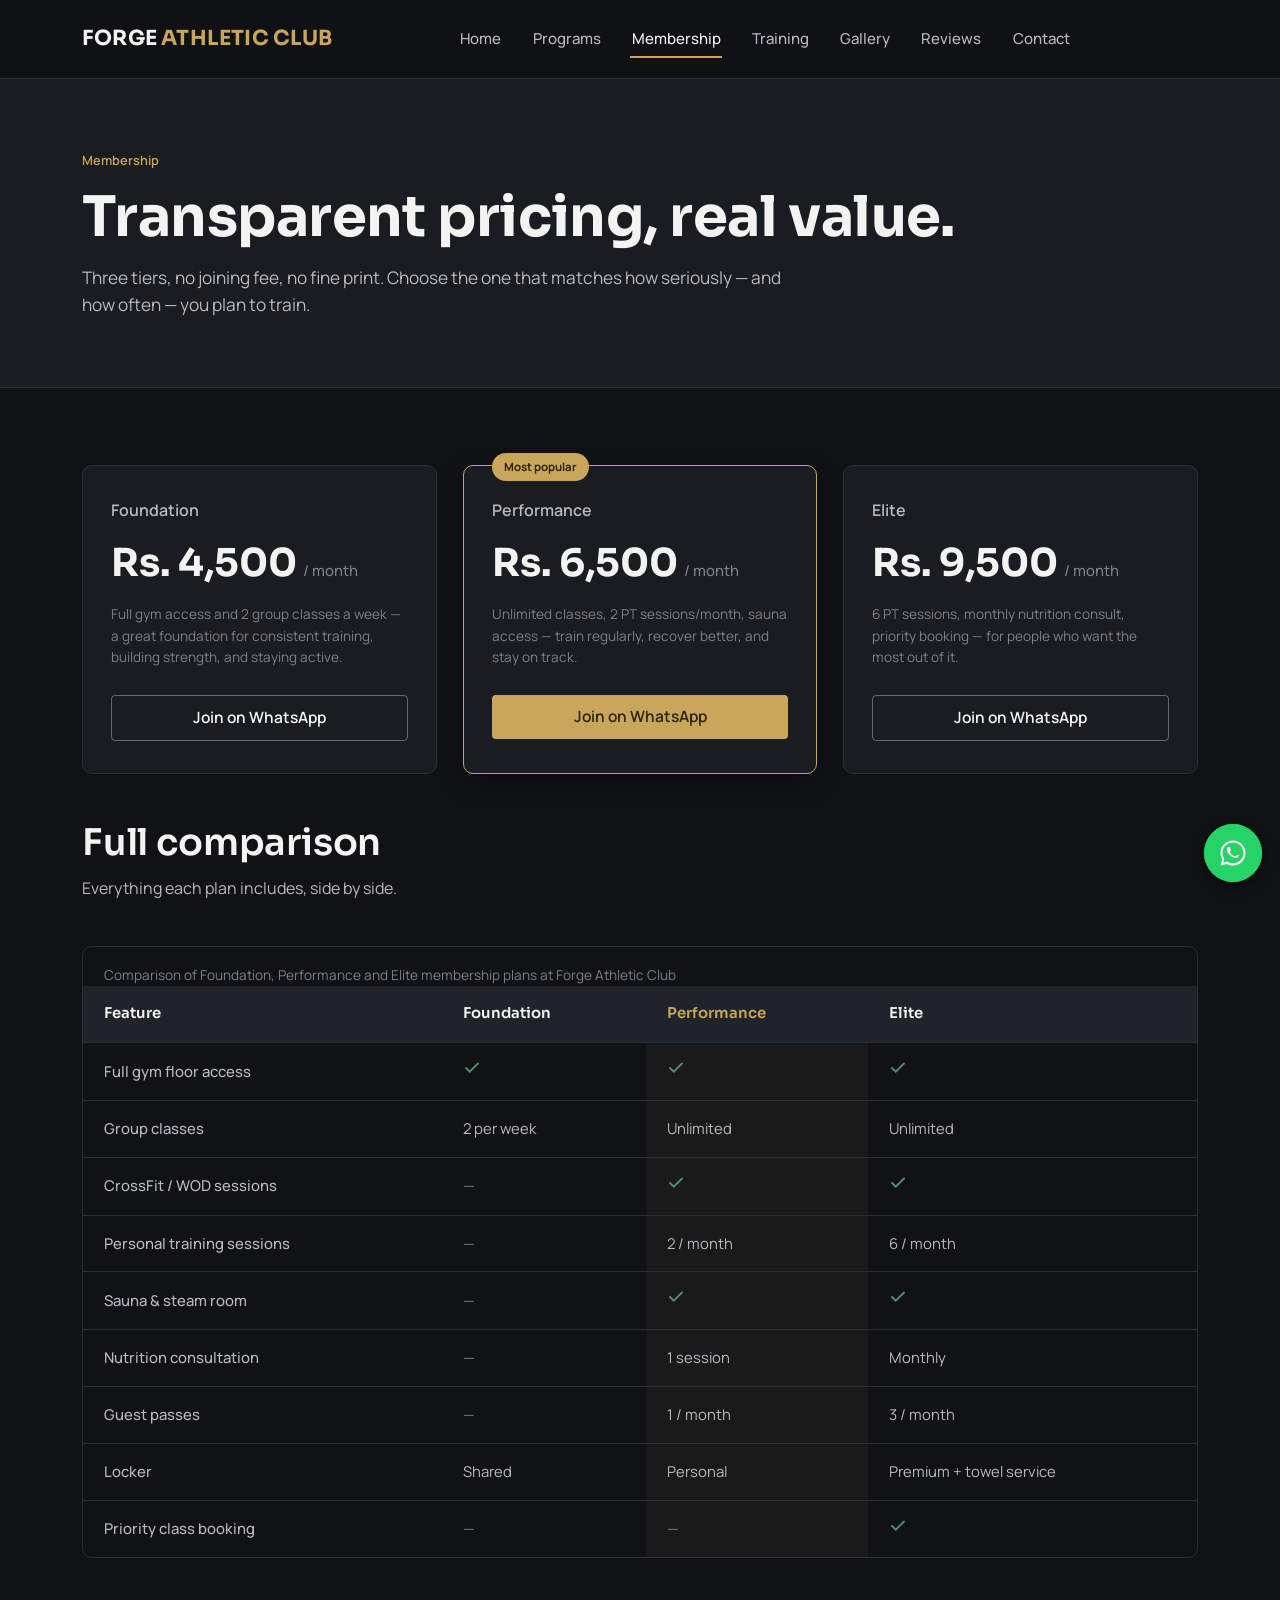
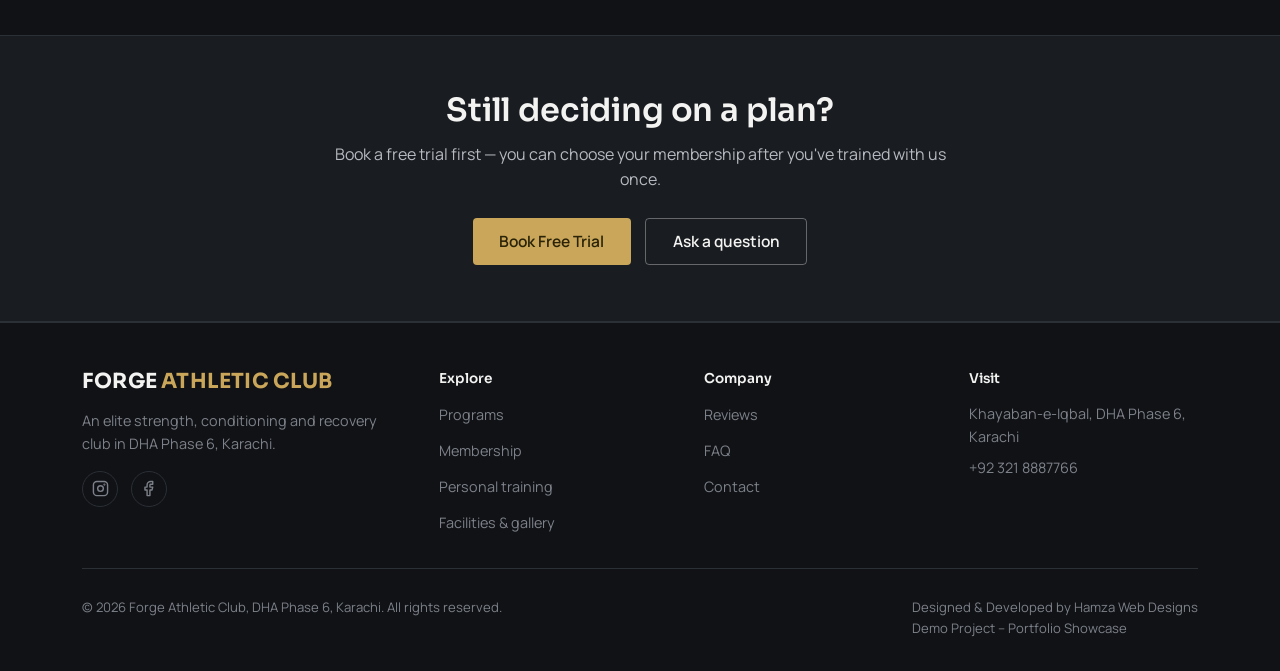
<file: membership.html>
<!DOCTYPE html>
<html lang="en">
<head>
<meta charset="UTF-8">
<meta name="viewport" content="width=device-width, initial-scale=1.0">
<title>Membership Plans — Forge Athletic Club, DHA Phase 6, Karachi</title>
<meta name="description" content="Compare Foundation, Performance and Elite membership plans at Forge Athletic Club, DHA Phase 6, Karachi — from Rs. 4,500 per month.">
<meta name="theme-color" content="#101216">
<link rel="preconnect" href="https://fonts.googleapis.com">
<link rel="preconnect" href="https://fonts.gstatic.com" crossorigin>
<link href="https://fonts.googleapis.com/css2?family=Sora:wght@500;600;700&family=Manrope:wght@400;500;600;700&display=swap" rel="stylesheet">
<link rel="stylesheet" href="styles.css">
</head>
<body>

<a class="skip-link" href="#main">Skip to main content</a>

<header class="site-header">
  <div class="container nav-row">
    <a href="index.html" class="brand">
      <span class="brand-mark">
        <span class="name">FORGE <em>ATHLETIC CLUB</em></span>
      </span>
    </a>

    <nav class="primary-nav" aria-label="Primary">
      <ul>
        <li><a href="index.html">Home</a></li>
        <li><a href="programs.html">Programs</a></li>
        <li><a href="membership.html" class="active">Membership</a></li>
        <li><a href="training.html">Training</a></li>
        <li><a href="gallery.html">Gallery</a></li>
        <li><a href="reviews.html">Reviews</a></li>
        <li><a href="contact.html">Contact</a></li>
      </ul>
    </nav>

    <div class="header-actions">
      <button class="nav-toggle" id="navToggle" aria-expanded="false" aria-controls="mobileMenu" aria-label="Open menu">
        <svg id="iconOpen" viewBox="0 0 24 24" fill="none" stroke="currentColor" stroke-width="2" stroke-linecap="round" aria-hidden="true"><line x1="3" y1="6" x2="21" y2="6"/><line x1="3" y1="12" x2="21" y2="12"/><line x1="3" y1="18" x2="21" y2="18"/></svg>
        <svg id="iconClose" viewBox="0 0 24 24" fill="none" stroke="currentColor" stroke-width="2" stroke-linecap="round" style="display:none" aria-hidden="true"><line x1="18" y1="6" x2="6" y2="18"/><line x1="6" y1="6" x2="18" y2="18"/></svg>
      </button>
    </div>
  </div>

  <nav class="mobile-menu" id="mobileMenu" aria-label="Mobile">
    <ul>
      <li><a href="index.html">Home</a></li>
      <li><a href="programs.html">Programs</a></li>
      <li><a href="membership.html" class="active">Membership</a></li>
      <li><a href="training.html">Training</a></li>
      <li><a href="gallery.html">Gallery</a></li>
      <li><a href="reviews.html">Reviews</a></li>
      <li><a href="contact.html">Contact</a></li>
    </ul>
  </nav>
</header>

<main id="main">

  <section class="page-hero">
    <div class="container">
      <span class="eyebrow">Membership</span>
      <h1>Transparent pricing, real value.</h1>
      <p class="lede">Three tiers, no joining fee, no fine print. Choose the one that matches how seriously — and how often — you plan to train.</p>
    </div>
  </section>

  <section class="section-pad">
    <div class="container">

      <div class="plan-cards">
        <div class="plan-card">
          <span class="plan-name">Foundation</span>
          <div class="plan-price">Rs. 4,500 <small>/ month</small></div>
          <p class="plan-note" style="font-size:0.85rem;color:var(--ink-mute);margin-top:0.6rem;">Full gym access and 2 group classes a week — a great foundation for consistent training, building strength, and staying active.</p>
          <a class="btn btn-outline btn-block" href="https://wa.me/923218887766?text=Hi%2C%20I%27d%20like%20to%20join%20the%20Foundation%20plan%20at%20Forge%20Athletic%20Club" target="_blank" rel="noopener">Join on WhatsApp</a>
        </div>

        <div class="plan-card is-featured">
          <span class="plan-tag">Most popular</span>
          <span class="plan-name">Performance</span>
          <div class="plan-price">Rs. 6,500 <small>/ month</small></div>
          <p class="plan-note" style="font-size:0.85rem;color:var(--ink-mute);margin-top:0.6rem;">Unlimited classes, 2 PT sessions/month, sauna access — train regularly, recover better, and stay on track.</p>
          <a class="btn btn-gold btn-block" href="https://wa.me/923218887766?text=Hi%2C%20I%27d%20like%20to%20join%20the%20Performance%20plan%20at%20Forge%20Athletic%20Club" target="_blank" rel="noopener">Join on WhatsApp</a>
        </div>

        <div class="plan-card">
          <span class="plan-name">Elite</span>
          <div class="plan-price">Rs. 9,500 <small>/ month</small></div>
          <p class="plan-note" style="font-size:0.85rem;color:var(--ink-mute);margin-top:0.6rem;">6 PT sessions, monthly nutrition consult, priority booking — for people who want the most out of it.</p>
          <a class="btn btn-outline btn-block" href="https://wa.me/923218887766?text=Hi%2C%20I%27d%20like%20to%20join%20the%20Elite%20plan%20at%20Forge%20Athletic%20Club" target="_blank" rel="noopener">Join on WhatsApp</a>
        </div>
      </div>

      <div class="section-head">
        <h2>Full comparison</h2>
        <p>Everything each plan includes, side by side.</p>
      </div>

      <div class="table-scroll">
        <table class="compare-table">
          <caption>Comparison of Foundation, Performance and Elite membership plans at Forge Athletic Club</caption>
          <thead>
            <tr>
              <th scope="col">Feature</th>
              <th scope="col">Foundation</th>
              <th scope="col" class="featured-col">Performance</th>
              <th scope="col">Elite</th>
            </tr>
          </thead>
          <tbody>
            <tr>
              <th scope="row">Full gym floor access</th>
              <td><svg class="tick" width="18" height="18" viewBox="0 0 24 24" fill="none" stroke="currentColor" stroke-width="2.5" stroke-linecap="round" aria-hidden="true"><polyline points="20 6 9 17 4 12"/></svg><span class="visually-hidden">Included</span></td>
              <td class="featured-col"><svg class="tick" width="18" height="18" viewBox="0 0 24 24" fill="none" stroke="currentColor" stroke-width="2.5" stroke-linecap="round" aria-hidden="true"><polyline points="20 6 9 17 4 12"/></svg><span class="visually-hidden">Included</span></td>
              <td><svg class="tick" width="18" height="18" viewBox="0 0 24 24" fill="none" stroke="currentColor" stroke-width="2.5" stroke-linecap="round" aria-hidden="true"><polyline points="20 6 9 17 4 12"/></svg><span class="visually-hidden">Included</span></td>
            </tr>
            <tr>
              <th scope="row">Group classes</th>
              <td>2 per week</td>
              <td class="featured-col">Unlimited</td>
              <td>Unlimited</td>
            </tr>
            <tr>
              <th scope="row">CrossFit / WOD sessions</th>
              <td><span class="dash">—</span></td>
              <td class="featured-col"><svg class="tick" width="18" height="18" viewBox="0 0 24 24" fill="none" stroke="currentColor" stroke-width="2.5" stroke-linecap="round" aria-hidden="true"><polyline points="20 6 9 17 4 12"/></svg><span class="visually-hidden">Included</span></td>
              <td><svg class="tick" width="18" height="18" viewBox="0 0 24 24" fill="none" stroke="currentColor" stroke-width="2.5" stroke-linecap="round" aria-hidden="true"><polyline points="20 6 9 17 4 12"/></svg><span class="visually-hidden">Included</span></td>
            </tr>
            <tr>
              <th scope="row">Personal training sessions</th>
              <td><span class="dash">—</span></td>
              <td class="featured-col">2 / month</td>
              <td>6 / month</td>
            </tr>
            <tr>
              <th scope="row">Sauna &amp; steam room</th>
              <td><span class="dash">—</span></td>
              <td class="featured-col"><svg class="tick" width="18" height="18" viewBox="0 0 24 24" fill="none" stroke="currentColor" stroke-width="2.5" stroke-linecap="round" aria-hidden="true"><polyline points="20 6 9 17 4 12"/></svg><span class="visually-hidden">Included</span></td>
              <td><svg class="tick" width="18" height="18" viewBox="0 0 24 24" fill="none" stroke="currentColor" stroke-width="2.5" stroke-linecap="round" aria-hidden="true"><polyline points="20 6 9 17 4 12"/></svg><span class="visually-hidden">Included</span></td>
            </tr>
            <tr>
              <th scope="row">Nutrition consultation</th>
              <td><span class="dash">—</span></td>
              <td class="featured-col">1 session</td>
              <td>Monthly</td>
            </tr>
            <tr>
              <th scope="row">Guest passes</th>
              <td><span class="dash">—</span></td>
              <td class="featured-col">1 / month</td>
              <td>3 / month</td>
            </tr>
            <tr>
              <th scope="row">Locker</th>
              <td>Shared</td>
              <td class="featured-col">Personal</td>
              <td>Premium + towel service</td>
            </tr>
            <tr>
              <th scope="row">Priority class booking</th>
              <td><span class="dash">—</span></td>
              <td class="featured-col"><span class="dash">—</span></td>
              <td><svg class="tick" width="18" height="18" viewBox="0 0 24 24" fill="none" stroke="currentColor" stroke-width="2.5" stroke-linecap="round" aria-hidden="true"><polyline points="20 6 9 17 4 12"/></svg><span class="visually-hidden">Included</span></td>
            </tr>
          </tbody>
        </table>
      </div>
      <span class="table-hint">Swipe sideways to see all three plans →</span>

    </div>
  </section>

  <section class="cta-band">
    <div class="container">
      <h2>Still deciding on a plan?</h2>
      <p>Book a free trial first — you can choose your membership after you've trained with us once.</p>
      <div class="btn-row">
        <a class="btn btn-gold" href="https://wa.me/923218887766?text=Hi%2C%20I%27d%20like%20to%20book%20a%20free%20trial%20at%20Forge%20Athletic%20Club" target="_blank" rel="noopener">Book Free Trial</a>
        <a class="btn btn-outline" href="contact.html">Ask a question</a>
      </div>
    </div>
  </section>

</main>

<footer class="site-footer">
  <div class="container">
    <div class="footer-grid">
      <div class="footer-col">
        <div class="brand-mark" style="margin-bottom:1rem;">
          <span class="name">FORGE <em>ATHLETIC CLUB</em></span>
        </div>
        <p>An elite strength, conditioning and recovery club in DHA Phase 6, Karachi.</p>
        <div class="footer-social">
          <a href="#" aria-label="Instagram">
            <svg viewBox="0 0 24 24" fill="none" stroke="currentColor" stroke-width="2" stroke-linecap="round" stroke-linejoin="round" aria-hidden="true"><rect x="2" y="2" width="20" height="20" rx="5"/><circle cx="12" cy="12" r="4"/><circle cx="17.5" cy="6.5" r="0.5" fill="currentColor"/></svg>
          </a>
          <a href="#" aria-label="Facebook">
            <svg viewBox="0 0 24 24" fill="none" stroke="currentColor" stroke-width="2" stroke-linecap="round" stroke-linejoin="round" aria-hidden="true"><path d="M18 2h-3a5 5 0 0 0-5 5v3H7v4h3v8h4v-8h3l1-4h-4V7a1 1 0 0 1 1-1h3z"/></svg>
          </a>
        </div>
      </div>

      <div class="footer-col">
        <h4>Explore</h4>
        <ul>
          <li><a href="programs.html">Programs</a></li>
          <li><a href="membership.html">Membership</a></li>
          <li><a href="training.html">Personal training</a></li>
          <li><a href="gallery.html">Facilities &amp; gallery</a></li>
        </ul>
      </div>

      <div class="footer-col">
        <h4>Company</h4>
        <ul>
          <li><a href="reviews.html">Reviews</a></li>
          <li><a href="contact.html">FAQ</a></li>
          <li><a href="contact.html">Contact</a></li>
        </ul>
      </div>

      <div class="footer-col">
        <h4>Visit</h4>
        <p>Khayaban-e-Iqbal, DHA Phase 6, Karachi</p>
        <p style="margin-top:0.5rem;">+92 321 8887766</p>
      </div>
    </div>

    <div class="footer-bottom">
      <span>© 2026 Forge Athletic Club, DHA Phase 6, Karachi. All rights reserved.</span>
      <span>Designed & Developed by Hamza Web Designs <br> Demo Project – Portfolio Showcase</span>
    </div>
  </div>
</footer>

<a class="whatsapp-float" href="https://wa.me/923218887766?text=Hi%2C%20I%27d%20like%20to%20know%20more%20about%20Forge%20Athletic%20Club" target="_blank" rel="noopener" aria-label="Chat with us on WhatsApp">
  <svg viewBox="0 0 24 24" fill="currentColor" aria-hidden="true"><path d="M17.5 14.4c-.3-.1-1.7-.8-1.9-.9-.3-.1-.5-.1-.6.1-.2.3-.7.9-.9 1.1-.2.2-.3.2-.6.1-.3-.1-1.2-.4-2.3-1.4-.9-.8-1.4-1.7-1.6-2-.2-.3 0-.5.1-.6.1-.1.3-.3.4-.5.1-.1.2-.3.2-.4.1-.1.1-.3 0-.4-.1-.1-.6-1.4-.8-1.9-.2-.5-.4-.4-.6-.4h-.5c-.2 0-.4.1-.6.3-.2.2-.8.8-.8 1.9 0 1.1.8 2.2.9 2.4.1.1 1.6 2.5 4 3.5.6.2 1 .4 1.3.5.6.2 1.1.1 1.5.1.5-.1 1.5-.6 1.7-1.2.2-.6.2-1.1.1-1.2-.1-.1-.2-.1-.5-.2z"/><path d="M12 2C6.5 2 2 6.4 2 12c0 1.9.5 3.6 1.4 5.1L2 22l5.1-1.3c1.4.8 3.1 1.2 4.9 1.2 5.5 0 10-4.4 10-10S17.5 2 12 2zm0 18.2c-1.6 0-3.1-.4-4.4-1.2l-.3-.2-3.2.8.9-3.1-.2-.3C4 14.8 3.6 13.4 3.6 12 3.6 7.3 7.4 3.6 12 3.6c4.6 0 8.4 3.7 8.4 8.4 0 4.6-3.8 8.2-8.4 8.2z"/></svg>
</a>

<script src="script.js" defer></script>
</body>
</html>
</file>
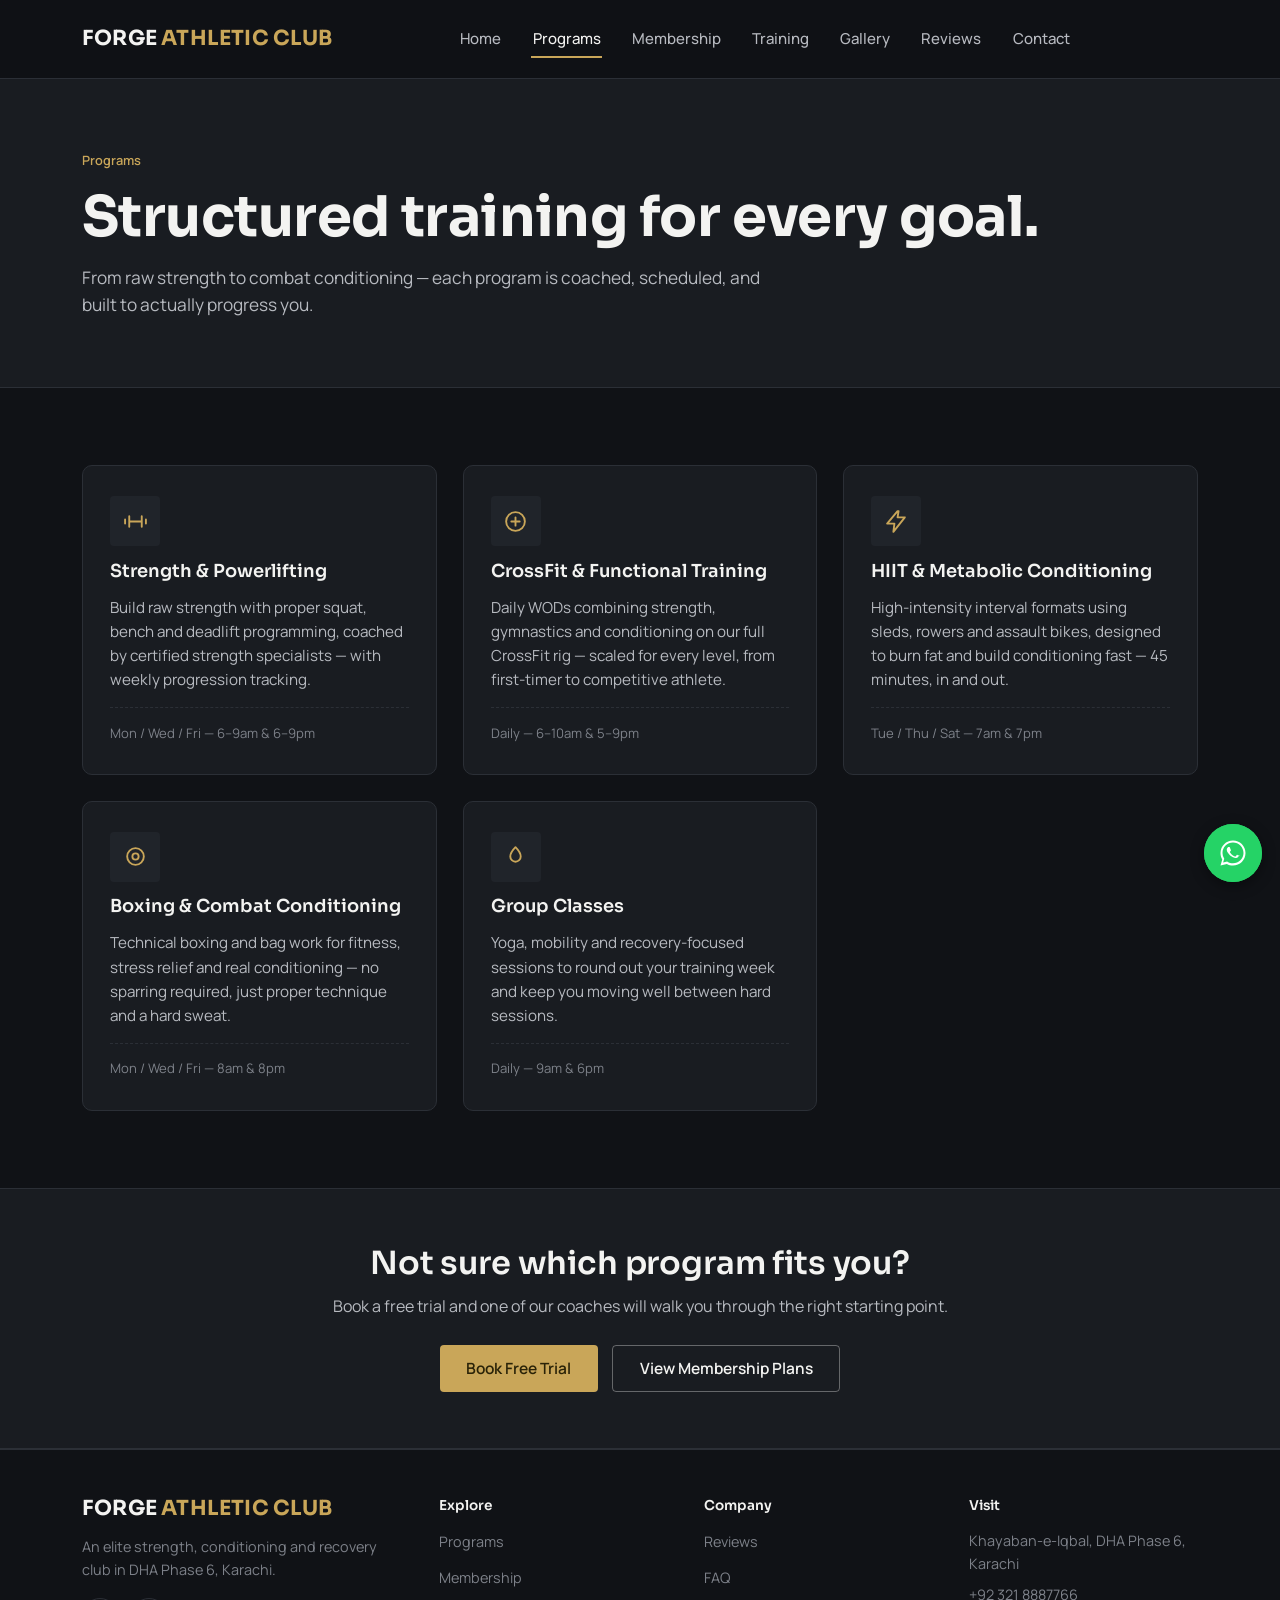
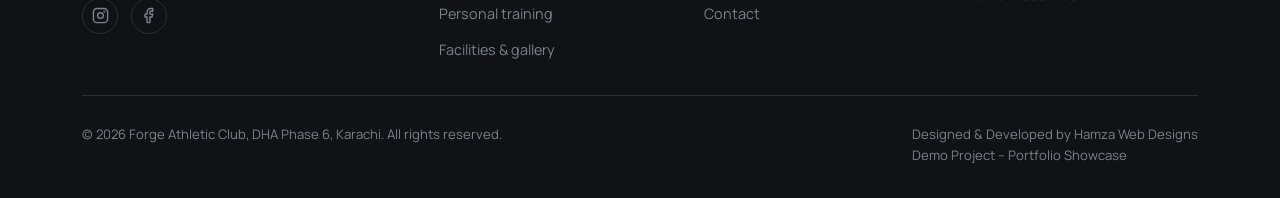
<file: programs.html>
<!DOCTYPE html>
<html lang="en">
<head>
<meta charset="UTF-8">
<meta name="viewport" content="width=device-width, initial-scale=1.0">
<title>Programs — Forge Athletic Club, DHA Phase 6, Karachi</title>
<meta name="description" content="Strength, CrossFit, HIIT, boxing and group classes at Forge Athletic Club — structured programs with certified coaches in DHA Phase 6, Karachi.">
<meta name="theme-color" content="#101216">
<link rel="preconnect" href="https://fonts.googleapis.com">
<link rel="preconnect" href="https://fonts.gstatic.com" crossorigin>
<link href="https://fonts.googleapis.com/css2?family=Sora:wght@500;600;700&family=Manrope:wght@400;500;600;700&display=swap" rel="stylesheet">
<link rel="stylesheet" href="styles.css">
</head>
<body>

<a class="skip-link" href="#main">Skip to main content</a>

<header class="site-header">
  <div class="container nav-row">
    <a href="index.html" class="brand">
      <span class="brand-mark">
        <span class="name">FORGE <em>ATHLETIC CLUB</em></span>
      </span>
    </a>

    <nav class="primary-nav" aria-label="Primary">
      <ul>
        <li><a href="index.html">Home</a></li>
        <li><a href="programs.html" class="active">Programs</a></li>
        <li><a href="membership.html">Membership</a></li>
        <li><a href="training.html">Training</a></li>
        <li><a href="gallery.html">Gallery</a></li>
        <li><a href="reviews.html">Reviews</a></li>
        <li><a href="contact.html">Contact</a></li>
      </ul>
    </nav>

    <div class="header-actions">
      <button class="nav-toggle" id="navToggle" aria-expanded="false" aria-controls="mobileMenu" aria-label="Open menu">
        <svg id="iconOpen" viewBox="0 0 24 24" fill="none" stroke="currentColor" stroke-width="2" stroke-linecap="round" aria-hidden="true"><line x1="3" y1="6" x2="21" y2="6"/><line x1="3" y1="12" x2="21" y2="12"/><line x1="3" y1="18" x2="21" y2="18"/></svg>
        <svg id="iconClose" viewBox="0 0 24 24" fill="none" stroke="currentColor" stroke-width="2" stroke-linecap="round" style="display:none" aria-hidden="true"><line x1="18" y1="6" x2="6" y2="18"/><line x1="6" y1="6" x2="18" y2="18"/></svg>
      </button>
    </div>
  </div>

  <nav class="mobile-menu" id="mobileMenu" aria-label="Mobile">
    <ul>
      <li><a href="index.html">Home</a></li>
      <li><a href="programs.html" class="active">Programs</a></li>
      <li><a href="membership.html">Membership</a></li>
      <li><a href="training.html">Training</a></li>
      <li><a href="gallery.html">Gallery</a></li>
      <li><a href="reviews.html">Reviews</a></li>
      <li><a href="contact.html">Contact</a></li>
    </ul>
  </nav>
</header>

<main id="main">

  <section class="page-hero">
    <div class="container">
      <span class="eyebrow">Programs</span>
      <h1>Structured training for every goal.</h1>
      <p class="lede">From raw strength to combat conditioning — each program is coached, scheduled, and built to actually progress you.</p>
    </div>
  </section>

  <section class="section-pad">
    <div class="container">
      <div class="grid-3">

        <div class="program-card">
          <div class="program-icon">
            <svg viewBox="0 0 24 24" fill="none" stroke="currentColor" stroke-width="1.8" stroke-linecap="round" stroke-linejoin="round" aria-hidden="true"><path d="M6 7v10M18 7v10M2 10v4M22 10v4M6 12h12"/></svg>
          </div>
          <h3>Strength &amp; Powerlifting</h3>
          <p>Build raw strength with proper squat, bench and deadlift programming, coached by certified strength specialists — with weekly progression tracking.</p>
          <span class="program-schedule">Mon / Wed / Fri — 6–9am &amp; 6–9pm</span>
        </div>

        <div class="program-card">
          <div class="program-icon">
            <svg viewBox="0 0 24 24" fill="none" stroke="currentColor" stroke-width="1.8" stroke-linecap="round" stroke-linejoin="round" aria-hidden="true"><circle cx="12" cy="12" r="9"/><path d="M8 12h8M12 8v8"/></svg>
          </div>
          <h3>CrossFit &amp; Functional Training</h3>
          <p>Daily WODs combining strength, gymnastics and conditioning on our full CrossFit rig — scaled for every level, from first-timer to competitive athlete.</p>
          <span class="program-schedule">Daily — 6–10am &amp; 5–9pm</span>
        </div>

        <div class="program-card">
          <div class="program-icon">
            <svg viewBox="0 0 24 24" fill="none" stroke="currentColor" stroke-width="1.8" stroke-linecap="round" stroke-linejoin="round" aria-hidden="true"><path d="M13 2 3 14h7l-1 8 11-14h-7l1-6z"/></svg>
          </div>
          <h3>HIIT &amp; Metabolic Conditioning</h3>
          <p>High-intensity interval formats using sleds, rowers and assault bikes, designed to burn fat and build conditioning fast — 45 minutes, in and out.</p>
          <span class="program-schedule">Tue / Thu / Sat — 7am &amp; 7pm</span>
        </div>

        <div class="program-card">
          <div class="program-icon">
            <svg viewBox="0 0 24 24" fill="none" stroke="currentColor" stroke-width="1.8" stroke-linecap="round" stroke-linejoin="round" aria-hidden="true"><circle cx="12" cy="12" r="8"/><circle cx="12" cy="12" r="3"/></svg>
          </div>
          <h3>Boxing &amp; Combat Conditioning</h3>
          <p>Technical boxing and bag work for fitness, stress relief and real conditioning — no sparring required, just proper technique and a hard sweat.</p>
          <span class="program-schedule">Mon / Wed / Fri — 8am &amp; 8pm</span>
        </div>

        <div class="program-card">
          <div class="program-icon">
            <svg viewBox="0 0 24 24" fill="none" stroke="currentColor" stroke-width="1.8" stroke-linecap="round" stroke-linejoin="round" aria-hidden="true"><path d="M12 3c-3 3-5 6-5 9a5 5 0 0 0 10 0c0-3-2-6-5-9z"/></svg>
          </div>
          <h3>Group Classes</h3>
          <p>Yoga, mobility and recovery-focused sessions to round out your training week and keep you moving well between hard sessions.</p>
          <span class="program-schedule">Daily — 9am &amp; 6pm</span>
        </div>

      </div>
    </div>
  </section>

  <section class="cta-band">
    <div class="container">
      <h2>Not sure which program fits you?</h2>
      <p>Book a free trial and one of our coaches will walk you through the right starting point.</p>
      <div class="btn-row">
        <a class="btn btn-gold" href="https://wa.me/923218887766?text=Hi%2C%20I%27d%20like%20to%20book%20a%20free%20trial%20at%20Forge%20Athletic%20Club" target="_blank" rel="noopener">Book Free Trial</a>
        <a class="btn btn-outline" href="membership.html">View Membership Plans</a>
      </div>
    </div>
  </section>

</main>

<footer class="site-footer">
  <div class="container">
    <div class="footer-grid">
      <div class="footer-col">
        <div class="brand-mark" style="margin-bottom:1rem;">
          <span class="name">FORGE <em>ATHLETIC CLUB</em></span>
        </div>
        <p>An elite strength, conditioning and recovery club in DHA Phase 6, Karachi.</p>
        <div class="footer-social">
          <a href="#" aria-label="Instagram">
            <svg viewBox="0 0 24 24" fill="none" stroke="currentColor" stroke-width="2" stroke-linecap="round" stroke-linejoin="round" aria-hidden="true"><rect x="2" y="2" width="20" height="20" rx="5"/><circle cx="12" cy="12" r="4"/><circle cx="17.5" cy="6.5" r="0.5" fill="currentColor"/></svg>
          </a>
          <a href="#" aria-label="Facebook">
            <svg viewBox="0 0 24 24" fill="none" stroke="currentColor" stroke-width="2" stroke-linecap="round" stroke-linejoin="round" aria-hidden="true"><path d="M18 2h-3a5 5 0 0 0-5 5v3H7v4h3v8h4v-8h3l1-4h-4V7a1 1 0 0 1 1-1h3z"/></svg>
          </a>
        </div>
      </div>

      <div class="footer-col">
        <h4>Explore</h4>
        <ul>
          <li><a href="programs.html">Programs</a></li>
          <li><a href="membership.html">Membership</a></li>
          <li><a href="training.html">Personal training</a></li>
          <li><a href="gallery.html">Facilities &amp; gallery</a></li>
        </ul>
      </div>

      <div class="footer-col">
        <h4>Company</h4>
        <ul>
          <li><a href="reviews.html">Reviews</a></li>
          <li><a href="contact.html">FAQ</a></li>
          <li><a href="contact.html">Contact</a></li>
        </ul>
      </div>

      <div class="footer-col">
        <h4>Visit</h4>
        <p>Khayaban-e-Iqbal, DHA Phase 6, Karachi</p>
        <p style="margin-top:0.5rem;">+92 321 8887766</p>
      </div>
    </div>

    <div class="footer-bottom">
      <span>© 2026 Forge Athletic Club, DHA Phase 6, Karachi. All rights reserved.</span>
      <span>Designed & Developed by Hamza Web Designs <br> Demo Project – Portfolio Showcase</span>
    </div>
  </div>
</footer>

<a class="whatsapp-float" href="https://wa.me/923218887766?text=Hi%2C%20I%27d%20like%20to%20know%20more%20about%20Forge%20Athletic%20Club" target="_blank" rel="noopener" aria-label="Chat with us on WhatsApp">
  <svg viewBox="0 0 24 24" fill="currentColor" aria-hidden="true"><path d="M17.5 14.4c-.3-.1-1.7-.8-1.9-.9-.3-.1-.5-.1-.6.1-.2.3-.7.9-.9 1.1-.2.2-.3.2-.6.1-.3-.1-1.2-.4-2.3-1.4-.9-.8-1.4-1.7-1.6-2-.2-.3 0-.5.1-.6.1-.1.3-.3.4-.5.1-.1.2-.3.2-.4.1-.1.1-.3 0-.4-.1-.1-.6-1.4-.8-1.9-.2-.5-.4-.4-.6-.4h-.5c-.2 0-.4.1-.6.3-.2.2-.8.8-.8 1.9 0 1.1.8 2.2.9 2.4.1.1 1.6 2.5 4 3.5.6.2 1 .4 1.3.5.6.2 1.1.1 1.5.1.5-.1 1.5-.6 1.7-1.2.2-.6.2-1.1.1-1.2-.1-.1-.2-.1-.5-.2z"/><path d="M12 2C6.5 2 2 6.4 2 12c0 1.9.5 3.6 1.4 5.1L2 22l5.1-1.3c1.4.8 3.1 1.2 4.9 1.2 5.5 0 10-4.4 10-10S17.5 2 12 2zm0 18.2c-1.6 0-3.1-.4-4.4-1.2l-.3-.2-3.2.8.9-3.1-.2-.3C4 14.8 3.6 13.4 3.6 12 3.6 7.3 7.4 3.6 12 3.6c4.6 0 8.4 3.7 8.4 8.4 0 4.6-3.8 8.2-8.4 8.2z"/></svg>
</a>

<script src="script.js" defer></script>
</body>
</html>
</file>
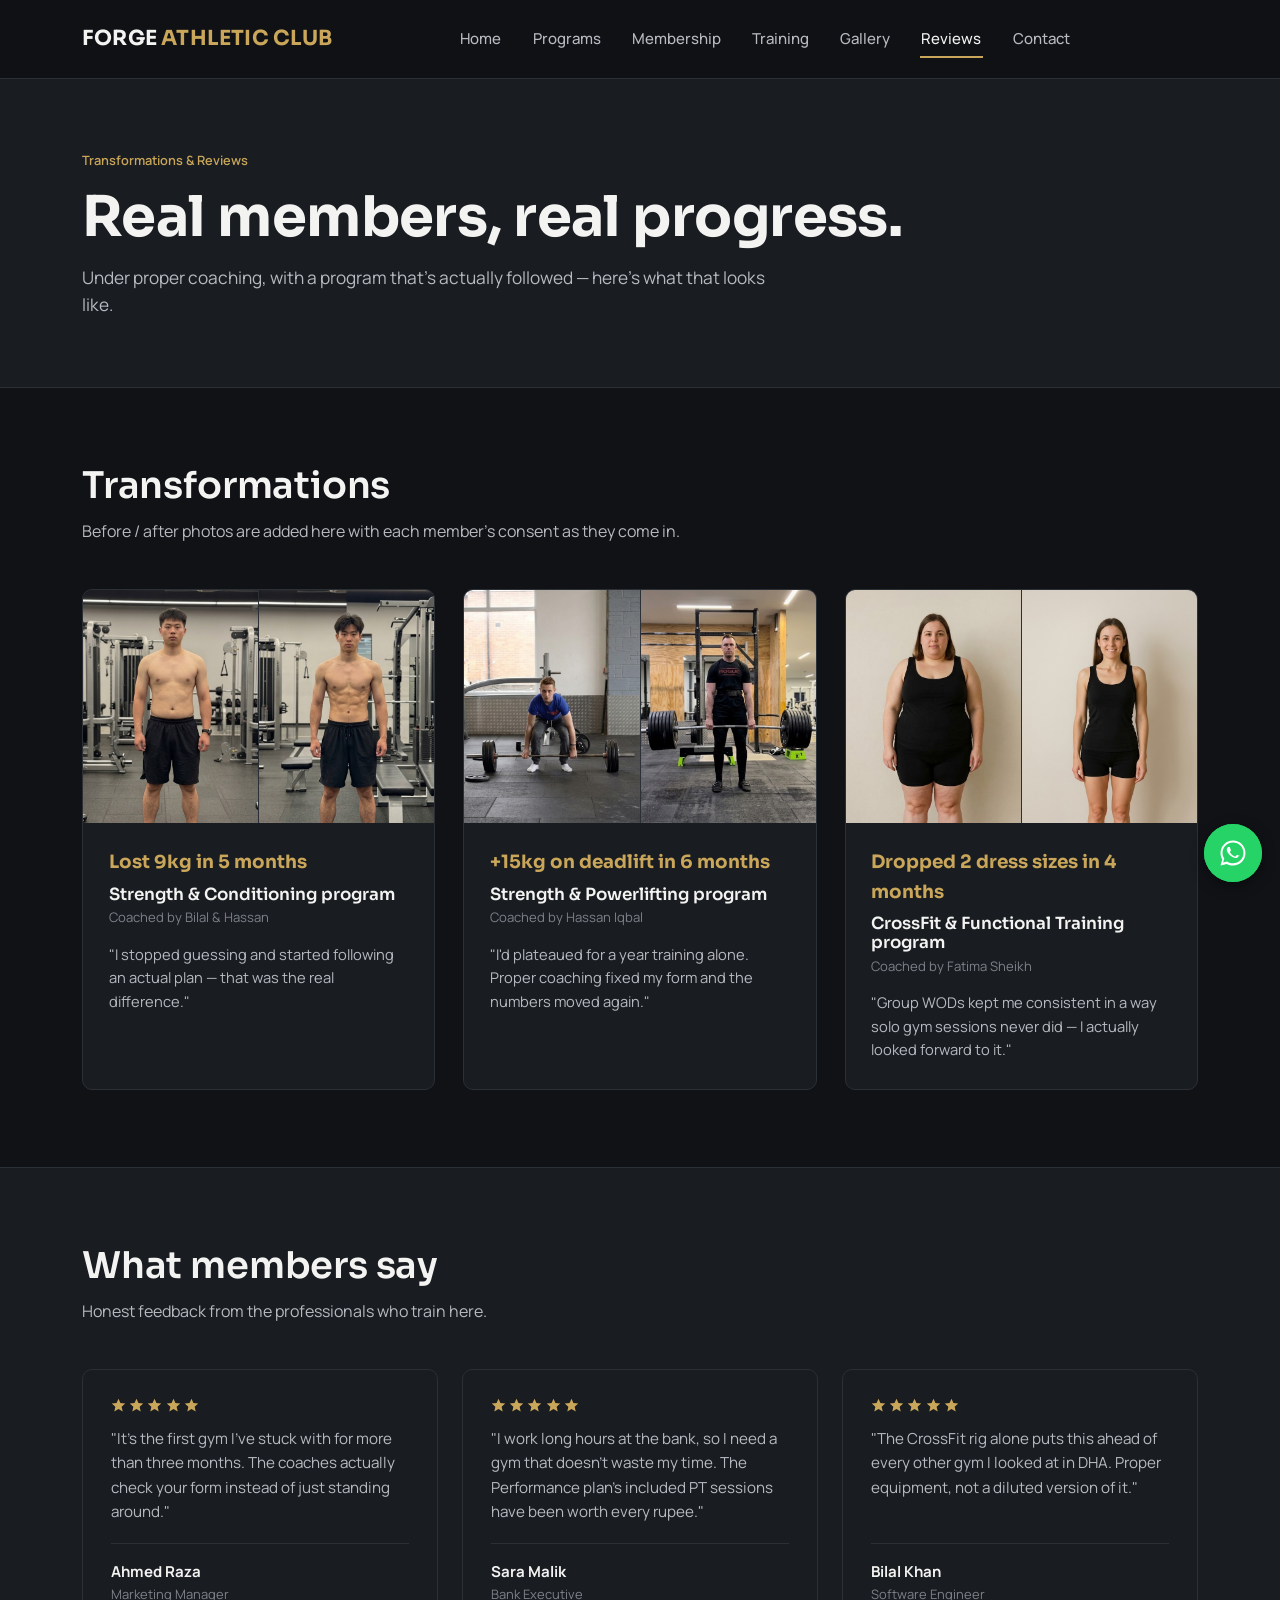
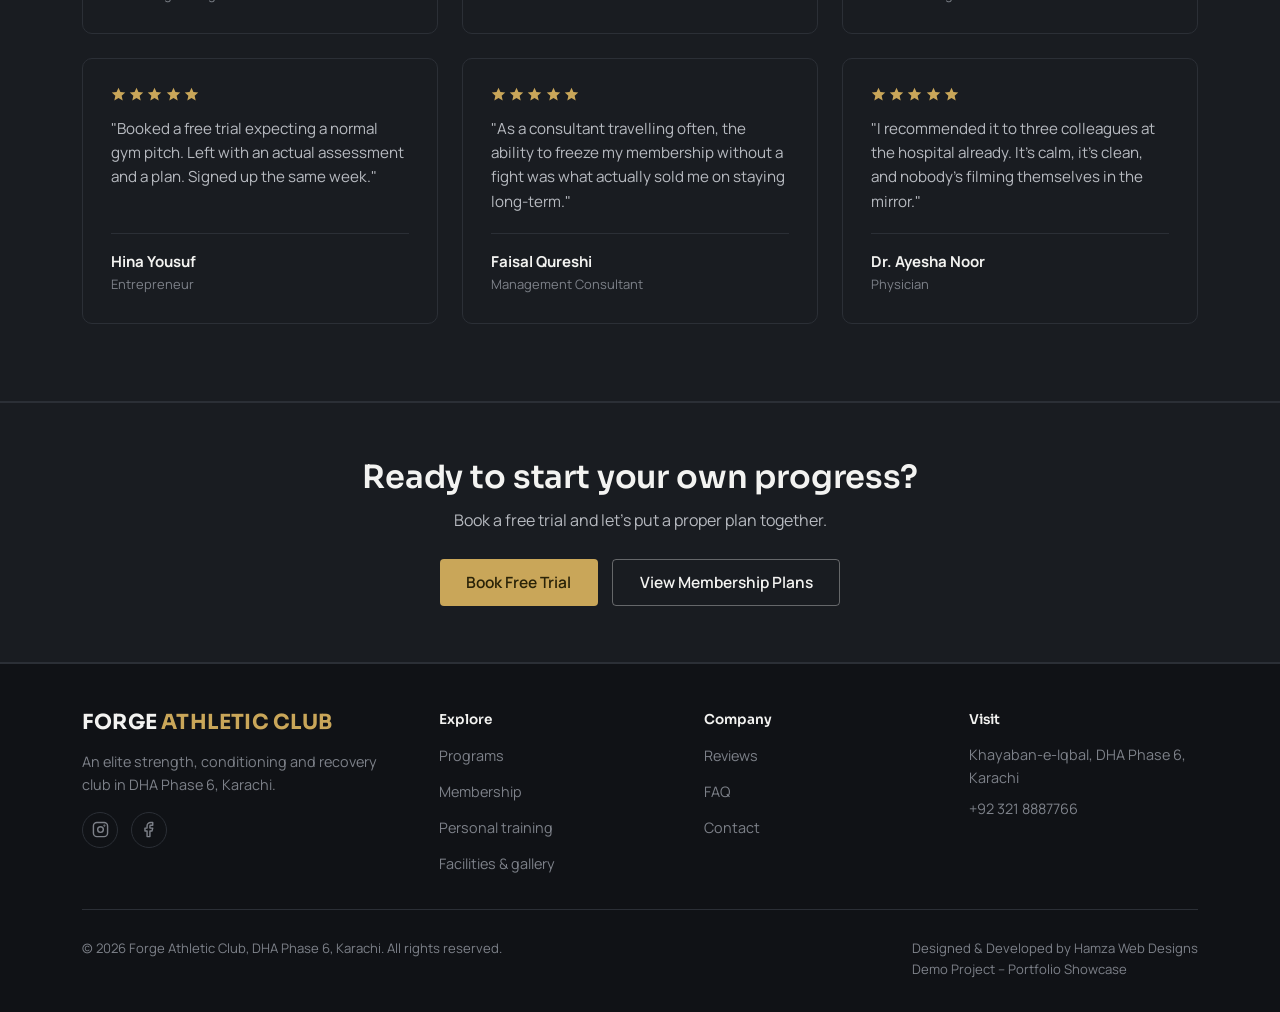
<file: reviews.html>
<!DOCTYPE html>
<html lang="en">
<head>
<meta charset="UTF-8">
<meta name="viewport" content="width=device-width, initial-scale=1.0">
<title>Transformations &amp; Reviews — Forge Athletic Club, DHA Phase 6, Karachi</title>
<meta name="description" content="Real member transformations and reviews from Forge Athletic Club, DHA Phase 6, Karachi — professionals training seriously and seeing results.">
<meta name="theme-color" content="#101216">
<link rel="preconnect" href="https://fonts.googleapis.com">
<link rel="preconnect" href="https://fonts.gstatic.com" crossorigin>
<link href="https://fonts.googleapis.com/css2?family=Sora:wght@500;600;700&family=Manrope:wght@400;500;600;700&display=swap" rel="stylesheet">
<link rel="stylesheet" href="styles.css">
</head>
<body>

<a class="skip-link" href="#main">Skip to main content</a>

<header class="site-header">
  <div class="container nav-row">
    <a href="index.html" class="brand">
      <span class="brand-mark">
        <span class="name">FORGE <em>ATHLETIC CLUB</em></span>
      </span>
    </a>

    <nav class="primary-nav" aria-label="Primary">
      <ul>
        <li><a href="index.html">Home</a></li>
        <li><a href="programs.html">Programs</a></li>
        <li><a href="membership.html">Membership</a></li>
        <li><a href="training.html">Training</a></li>
        <li><a href="gallery.html">Gallery</a></li>
        <li><a href="reviews.html" class="active">Reviews</a></li>
        <li><a href="contact.html">Contact</a></li>
      </ul>
    </nav>

    <div class="header-actions">
      <button class="nav-toggle" id="navToggle" aria-expanded="false" aria-controls="mobileMenu" aria-label="Open menu">
        <svg id="iconOpen" viewBox="0 0 24 24" fill="none" stroke="currentColor" stroke-width="2" stroke-linecap="round" aria-hidden="true"><line x1="3" y1="6" x2="21" y2="6"/><line x1="3" y1="12" x2="21" y2="12"/><line x1="3" y1="18" x2="21" y2="18"/></svg>
        <svg id="iconClose" viewBox="0 0 24 24" fill="none" stroke="currentColor" stroke-width="2" stroke-linecap="round" style="display:none" aria-hidden="true"><line x1="18" y1="6" x2="6" y2="18"/><line x1="6" y1="6" x2="18" y2="18"/></svg>
      </button>
    </div>
  </div>

  <nav class="mobile-menu" id="mobileMenu" aria-label="Mobile">
    <ul>
      <li><a href="index.html">Home</a></li>
      <li><a href="programs.html">Programs</a></li>
      <li><a href="membership.html">Membership</a></li>
      <li><a href="training.html">Training</a></li>
      <li><a href="gallery.html">Gallery</a></li>
      <li><a href="reviews.html" class="active">Reviews</a></li>
      <li><a href="contact.html">Contact</a></li>
    </ul>
  </nav>
</header>

<main id="main">

  <section class="page-hero">
    <div class="container">
      <span class="eyebrow">Transformations &amp; Reviews</span>
      <h1>Real members, real progress.</h1>
      <p class="lede">Under proper coaching, with a program that's actually followed — here's what that looks like.</p>
    </div>
  </section>

  <section class="section-pad">
    <div class="container">
      <div class="section-head">
        <h2>Transformations</h2>
        <p>Before / after photos are added here with each member's consent as they come in.</p>
      </div>

      <div class="transform-grid">
        <div class="transform-card">
          <div class="transform-photos">
            <div class="transform-photo-slot">
              <span class="slot-label">Before</span>
              <img src="images/before1.jpg" alt="Before transformation" style="width:100%;height:100%;object-fit:cover;position:absolute;inset:0;">
            </div>
            <div class="transform-photo-slot">
              <span class="slot-label">After</span>
              <img src="images/after1.jpg" alt="After transformation" style="width:100%;height:100%;object-fit:cover;position:absolute;inset:0;">
            </div>
          </div>
          <div class="transform-body">
            <span class="transform-stat">Lost 9kg in 5 months</span>
            <h3>Strength &amp; Conditioning program</h3>
            <span class="transform-meta">Coached by Bilal &amp; Hassan</span>
            <p class="transform-quote">"I stopped guessing and started following an actual plan — that was the real difference."</p>
          </div>
        </div>

        <div class="transform-card">
          <div class="transform-photos">
            <div class="transform-photo-slot">
              <span class="slot-label">Before</span>
              <img src="images/before2.jpg" alt="Before transformation" style="width:100%;height:100%;object-fit:cover;position:absolute;inset:0;">
            </div>
            <div class="transform-photo-slot">
              <span class="slot-label">After</span>
              <img src="images/after2.jpg" alt="After transformation" style="width:100%;height:100%;object-fit:cover;position:absolute;inset:0;">
            </div>
          </div>
          <div class="transform-body">
            <span class="transform-stat">+15kg on deadlift in 6 months</span>
            <h3>Strength &amp; Powerlifting program</h3>
            <span class="transform-meta">Coached by Hassan Iqbal</span>
            <p class="transform-quote">"I'd plateaued for a year training alone. Proper coaching fixed my form and the numbers moved again."</p>
          </div>
        </div>

        <div class="transform-card">
          <div class="transform-photos">
            <div class="transform-photo-slot">
              <span class="slot-label">Before</span>
              <img src="images/before3.jpg" alt="After transformation" style="width:100%;height:100%;object-fit:cover;position:absolute;inset:0;">
            </div>
            <div class="transform-photo-slot">
              <span class="slot-label">After</span>
              <img src="images/after3.jpg" alt="After transformation" style="width:100%;height:100%;object-fit:cover;position:absolute;inset:0;">
            </div>
          </div>
          <div class="transform-body">
            <span class="transform-stat">Dropped 2 dress sizes in 4 months</span>
            <h3>CrossFit &amp; Functional Training program</h3>
            <span class="transform-meta">Coached by Fatima Sheikh</span>
            <p class="transform-quote">"Group WODs kept me consistent in a way solo gym sessions never did — I actually looked forward to it."</p>
          </div>
        </div>
      </div>
    </div>
  </section>

  <section class="section-pad bg-panel border-top border-bottom">
    <div class="container">
      <div class="section-head">
        <h2>What members say</h2>
        <p>Honest feedback from the professionals who train here.</p>
      </div>

      <div class="testimonial-grid">
        <div class="testimonial-card">
          <div class="stars" aria-hidden="true">
            <svg viewBox="0 0 20 20" fill="currentColor"><polygon points="10 1 12.6 6.6 19 7.3 14.2 11.5 15.6 18 10 14.7 4.4 18 5.8 11.5 1 7.3 7.4 6.6"/></svg>
            <svg viewBox="0 0 20 20" fill="currentColor"><polygon points="10 1 12.6 6.6 19 7.3 14.2 11.5 15.6 18 10 14.7 4.4 18 5.8 11.5 1 7.3 7.4 6.6"/></svg>
            <svg viewBox="0 0 20 20" fill="currentColor"><polygon points="10 1 12.6 6.6 19 7.3 14.2 11.5 15.6 18 10 14.7 4.4 18 5.8 11.5 1 7.3 7.4 6.6"/></svg>
            <svg viewBox="0 0 20 20" fill="currentColor"><polygon points="10 1 12.6 6.6 19 7.3 14.2 11.5 15.6 18 10 14.7 4.4 18 5.8 11.5 1 7.3 7.4 6.6"/></svg>
            <svg viewBox="0 0 20 20" fill="currentColor"><polygon points="10 1 12.6 6.6 19 7.3 14.2 11.5 15.6 18 10 14.7 4.4 18 5.8 11.5 1 7.3 7.4 6.6"/></svg>
          </div>
          <p class="testimonial-quote">"It's the first gym I've stuck with for more than three months. The coaches actually check your form instead of just standing around."</p>
          <div class="testimonial-who"><strong>Ahmed Raza</strong><span>Marketing Manager</span></div>
        </div>

        <div class="testimonial-card">
          <div class="stars" aria-hidden="true">
            <svg viewBox="0 0 20 20" fill="currentColor"><polygon points="10 1 12.6 6.6 19 7.3 14.2 11.5 15.6 18 10 14.7 4.4 18 5.8 11.5 1 7.3 7.4 6.6"/></svg>
            <svg viewBox="0 0 20 20" fill="currentColor"><polygon points="10 1 12.6 6.6 19 7.3 14.2 11.5 15.6 18 10 14.7 4.4 18 5.8 11.5 1 7.3 7.4 6.6"/></svg>
            <svg viewBox="0 0 20 20" fill="currentColor"><polygon points="10 1 12.6 6.6 19 7.3 14.2 11.5 15.6 18 10 14.7 4.4 18 5.8 11.5 1 7.3 7.4 6.6"/></svg>
            <svg viewBox="0 0 20 20" fill="currentColor"><polygon points="10 1 12.6 6.6 19 7.3 14.2 11.5 15.6 18 10 14.7 4.4 18 5.8 11.5 1 7.3 7.4 6.6"/></svg>
            <svg viewBox="0 0 20 20" fill="currentColor"><polygon points="10 1 12.6 6.6 19 7.3 14.2 11.5 15.6 18 10 14.7 4.4 18 5.8 11.5 1 7.3 7.4 6.6"/></svg>
          </div>
          <p class="testimonial-quote">"I work long hours at the bank, so I need a gym that doesn't waste my time. The Performance plan's included PT sessions have been worth every rupee."</p>
          <div class="testimonial-who"><strong>Sara Malik</strong><span>Bank Executive</span></div>
        </div>

        <div class="testimonial-card">
          <div class="stars" aria-hidden="true">
            <svg viewBox="0 0 20 20" fill="currentColor"><polygon points="10 1 12.6 6.6 19 7.3 14.2 11.5 15.6 18 10 14.7 4.4 18 5.8 11.5 1 7.3 7.4 6.6"/></svg>
            <svg viewBox="0 0 20 20" fill="currentColor"><polygon points="10 1 12.6 6.6 19 7.3 14.2 11.5 15.6 18 10 14.7 4.4 18 5.8 11.5 1 7.3 7.4 6.6"/></svg>
            <svg viewBox="0 0 20 20" fill="currentColor"><polygon points="10 1 12.6 6.6 19 7.3 14.2 11.5 15.6 18 10 14.7 4.4 18 5.8 11.5 1 7.3 7.4 6.6"/></svg>
            <svg viewBox="0 0 20 20" fill="currentColor"><polygon points="10 1 12.6 6.6 19 7.3 14.2 11.5 15.6 18 10 14.7 4.4 18 5.8 11.5 1 7.3 7.4 6.6"/></svg>
            <svg viewBox="0 0 20 20" fill="currentColor"><polygon points="10 1 12.6 6.6 19 7.3 14.2 11.5 15.6 18 10 14.7 4.4 18 5.8 11.5 1 7.3 7.4 6.6"/></svg>
          </div>
          <p class="testimonial-quote">"The CrossFit rig alone puts this ahead of every other gym I looked at in DHA. Proper equipment, not a diluted version of it."</p>
          <div class="testimonial-who"><strong>Bilal Khan</strong><span>Software Engineer</span></div>
        </div>

        <div class="testimonial-card">
          <div class="stars" aria-hidden="true">
            <svg viewBox="0 0 20 20" fill="currentColor"><polygon points="10 1 12.6 6.6 19 7.3 14.2 11.5 15.6 18 10 14.7 4.4 18 5.8 11.5 1 7.3 7.4 6.6"/></svg>
            <svg viewBox="0 0 20 20" fill="currentColor"><polygon points="10 1 12.6 6.6 19 7.3 14.2 11.5 15.6 18 10 14.7 4.4 18 5.8 11.5 1 7.3 7.4 6.6"/></svg>
            <svg viewBox="0 0 20 20" fill="currentColor"><polygon points="10 1 12.6 6.6 19 7.3 14.2 11.5 15.6 18 10 14.7 4.4 18 5.8 11.5 1 7.3 7.4 6.6"/></svg>
            <svg viewBox="0 0 20 20" fill="currentColor"><polygon points="10 1 12.6 6.6 19 7.3 14.2 11.5 15.6 18 10 14.7 4.4 18 5.8 11.5 1 7.3 7.4 6.6"/></svg>
            <svg viewBox="0 0 20 20" fill="currentColor"><polygon points="10 1 12.6 6.6 19 7.3 14.2 11.5 15.6 18 10 14.7 4.4 18 5.8 11.5 1 7.3 7.4 6.6"/></svg>
          </div>
          <p class="testimonial-quote">"Booked a free trial expecting a normal gym pitch. Left with an actual assessment and a plan. Signed up the same week."</p>
          <div class="testimonial-who"><strong>Hina Yousuf</strong><span>Entrepreneur</span></div>
        </div>

        <div class="testimonial-card">
          <div class="stars" aria-hidden="true">
            <svg viewBox="0 0 20 20" fill="currentColor"><polygon points="10 1 12.6 6.6 19 7.3 14.2 11.5 15.6 18 10 14.7 4.4 18 5.8 11.5 1 7.3 7.4 6.6"/></svg>
            <svg viewBox="0 0 20 20" fill="currentColor"><polygon points="10 1 12.6 6.6 19 7.3 14.2 11.5 15.6 18 10 14.7 4.4 18 5.8 11.5 1 7.3 7.4 6.6"/></svg>
            <svg viewBox="0 0 20 20" fill="currentColor"><polygon points="10 1 12.6 6.6 19 7.3 14.2 11.5 15.6 18 10 14.7 4.4 18 5.8 11.5 1 7.3 7.4 6.6"/></svg>
            <svg viewBox="0 0 20 20" fill="currentColor"><polygon points="10 1 12.6 6.6 19 7.3 14.2 11.5 15.6 18 10 14.7 4.4 18 5.8 11.5 1 7.3 7.4 6.6"/></svg>
            <svg viewBox="0 0 20 20" fill="currentColor"><polygon points="10 1 12.6 6.6 19 7.3 14.2 11.5 15.6 18 10 14.7 4.4 18 5.8 11.5 1 7.3 7.4 6.6"/></svg>
          </div>
          <p class="testimonial-quote">"As a consultant travelling often, the ability to freeze my membership without a fight was what actually sold me on staying long-term."</p>
          <div class="testimonial-who"><strong>Faisal Qureshi</strong><span>Management Consultant</span></div>
        </div>

        <div class="testimonial-card">
          <div class="stars" aria-hidden="true">
            <svg viewBox="0 0 20 20" fill="currentColor"><polygon points="10 1 12.6 6.6 19 7.3 14.2 11.5 15.6 18 10 14.7 4.4 18 5.8 11.5 1 7.3 7.4 6.6"/></svg>
            <svg viewBox="0 0 20 20" fill="currentColor"><polygon points="10 1 12.6 6.6 19 7.3 14.2 11.5 15.6 18 10 14.7 4.4 18 5.8 11.5 1 7.3 7.4 6.6"/></svg>
            <svg viewBox="0 0 20 20" fill="currentColor"><polygon points="10 1 12.6 6.6 19 7.3 14.2 11.5 15.6 18 10 14.7 4.4 18 5.8 11.5 1 7.3 7.4 6.6"/></svg>
            <svg viewBox="0 0 20 20" fill="currentColor"><polygon points="10 1 12.6 6.6 19 7.3 14.2 11.5 15.6 18 10 14.7 4.4 18 5.8 11.5 1 7.3 7.4 6.6"/></svg>
            <svg viewBox="0 0 20 20" fill="currentColor"><polygon points="10 1 12.6 6.6 19 7.3 14.2 11.5 15.6 18 10 14.7 4.4 18 5.8 11.5 1 7.3 7.4 6.6"/></svg>
          </div>
          <p class="testimonial-quote">"I recommended it to three colleagues at the hospital already. It's calm, it's clean, and nobody's filming themselves in the mirror."</p>
          <div class="testimonial-who"><strong>Dr. Ayesha Noor</strong><span>Physician</span></div>
        </div>
      </div>
    </div>
  </section>

  <section class="cta-band">
    <div class="container">
      <h2>Ready to start your own progress?</h2>
      <p>Book a free trial and let's put a proper plan together.</p>
      <div class="btn-row">
        <a class="btn btn-gold" href="https://wa.me/923218887766?text=Hi%2C%20I%27d%20like%20to%20book%20a%20free%20trial%20at%20Forge%20Athletic%20Club" target="_blank" rel="noopener">Book Free Trial</a>
        <a class="btn btn-outline" href="membership.html">View Membership Plans</a>
      </div>
    </div>
  </section>

</main>

<footer class="site-footer">
  <div class="container">
    <div class="footer-grid">
      <div class="footer-col">
        <div class="brand-mark" style="margin-bottom:1rem;">
          <span class="name">FORGE <em>ATHLETIC CLUB</em></span>
        </div>
        <p>An elite strength, conditioning and recovery club in DHA Phase 6, Karachi.</p>
        <div class="footer-social">
          <a href="#" aria-label="Instagram">
            <svg viewBox="0 0 24 24" fill="none" stroke="currentColor" stroke-width="2" stroke-linecap="round" stroke-linejoin="round" aria-hidden="true"><rect x="2" y="2" width="20" height="20" rx="5"/><circle cx="12" cy="12" r="4"/><circle cx="17.5" cy="6.5" r="0.5" fill="currentColor"/></svg>
          </a>
          <a href="#" aria-label="Facebook">
            <svg viewBox="0 0 24 24" fill="none" stroke="currentColor" stroke-width="2" stroke-linecap="round" stroke-linejoin="round" aria-hidden="true"><path d="M18 2h-3a5 5 0 0 0-5 5v3H7v4h3v8h4v-8h3l1-4h-4V7a1 1 0 0 1 1-1h3z"/></svg>
          </a>
        </div>
      </div>

      <div class="footer-col">
        <h4>Explore</h4>
        <ul>
          <li><a href="programs.html">Programs</a></li>
          <li><a href="membership.html">Membership</a></li>
          <li><a href="training.html">Personal training</a></li>
          <li><a href="gallery.html">Facilities &amp; gallery</a></li>
        </ul>
      </div>

      <div class="footer-col">
        <h4>Company</h4>
        <ul>
          <li><a href="reviews.html">Reviews</a></li>
          <li><a href="contact.html">FAQ</a></li>
          <li><a href="contact.html">Contact</a></li>
        </ul>
      </div>

      <div class="footer-col">
        <h4>Visit</h4>
        <p>Khayaban-e-Iqbal, DHA Phase 6, Karachi</p>
        <p style="margin-top:0.5rem;">+92 321 8887766</p>
      </div>
    </div>

    <div class="footer-bottom">
      <span>© 2026 Forge Athletic Club, DHA Phase 6, Karachi. All rights reserved.</span>
      <span>Designed & Developed by Hamza Web Designs <br> Demo Project – Portfolio Showcase</span>
    </div>
  </div>
</footer>

<a class="whatsapp-float" href="https://wa.me/923218887766?text=Hi%2C%20I%27d%20like%20to%20know%20more%20about%20Forge%20Athletic%20Club" target="_blank" rel="noopener" aria-label="Chat with us on WhatsApp">
  <svg viewBox="0 0 24 24" fill="currentColor" aria-hidden="true"><path d="M17.5 14.4c-.3-.1-1.7-.8-1.9-.9-.3-.1-.5-.1-.6.1-.2.3-.7.9-.9 1.1-.2.2-.3.2-.6.1-.3-.1-1.2-.4-2.3-1.4-.9-.8-1.4-1.7-1.6-2-.2-.3 0-.5.1-.6.1-.1.3-.3.4-.5.1-.1.2-.3.2-.4.1-.1.1-.3 0-.4-.1-.1-.6-1.4-.8-1.9-.2-.5-.4-.4-.6-.4h-.5c-.2 0-.4.1-.6.3-.2.2-.8.8-.8 1.9 0 1.1.8 2.2.9 2.4.1.1 1.6 2.5 4 3.5.6.2 1 .4 1.3.5.6.2 1.1.1 1.5.1.5-.1 1.5-.6 1.7-1.2.2-.6.2-1.1.1-1.2-.1-.1-.2-.1-.5-.2z"/><path d="M12 2C6.5 2 2 6.4 2 12c0 1.9.5 3.6 1.4 5.1L2 22l5.1-1.3c1.4.8 3.1 1.2 4.9 1.2 5.5 0 10-4.4 10-10S17.5 2 12 2zm0 18.2c-1.6 0-3.1-.4-4.4-1.2l-.3-.2-3.2.8.9-3.1-.2-.3C4 14.8 3.6 13.4 3.6 12 3.6 7.3 7.4 3.6 12 3.6c4.6 0 8.4 3.7 8.4 8.4 0 4.6-3.8 8.2-8.4 8.2z"/></svg>
</a>

<script src="script.js" defer></script>
</body>
</html>
</file>
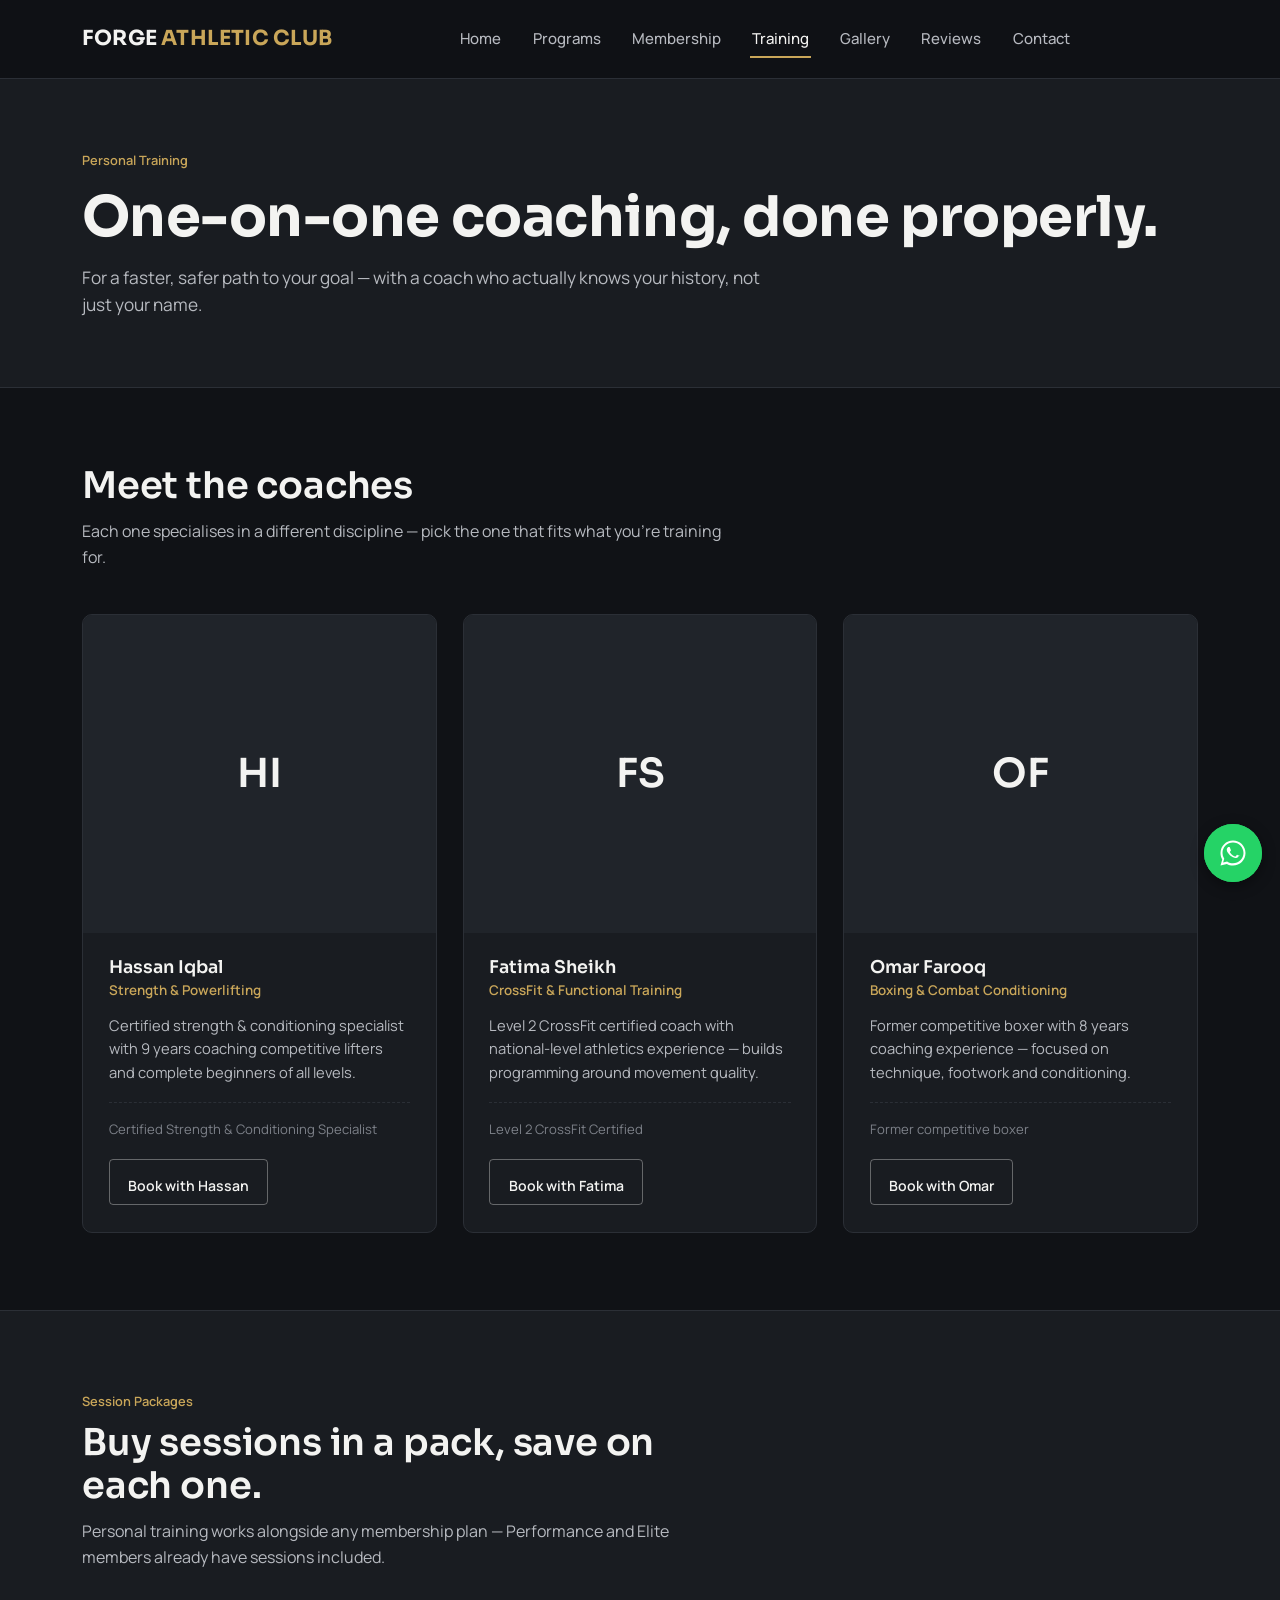
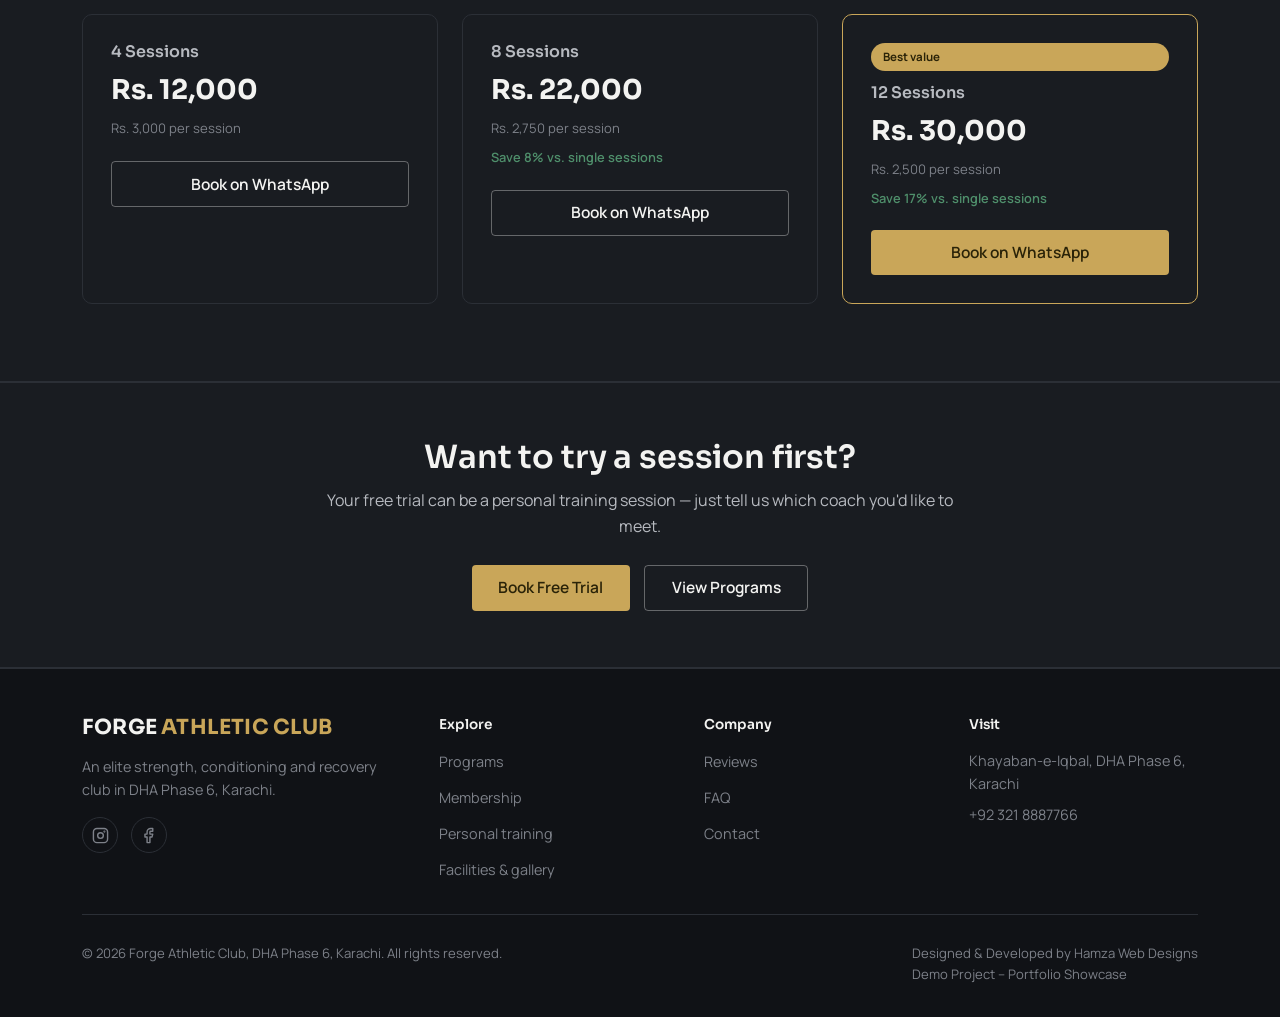
<file: training.html>
<!DOCTYPE html>
<html lang="en">
<head>
<meta charset="UTF-8">
<meta name="viewport" content="width=device-width, initial-scale=1.0">
<title>Personal Training — Forge Athletic Club, DHA Phase 6, Karachi</title>
<meta name="description" content="One-on-one personal training with certified coaches at Forge Athletic Club, DHA Phase 6, Karachi. Strength, CrossFit and boxing coaching, plus flexible session packages.">
<meta name="theme-color" content="#101216">
<link rel="preconnect" href="https://fonts.googleapis.com">
<link rel="preconnect" href="https://fonts.gstatic.com" crossorigin>
<link href="https://fonts.googleapis.com/css2?family=Sora:wght@500;600;700&family=Manrope:wght@400;500;600;700&display=swap" rel="stylesheet">
<link rel="stylesheet" href="styles.css">
</head>
<body>

<a class="skip-link" href="#main">Skip to main content</a>

<header class="site-header">
  <div class="container nav-row">
    <a href="index.html" class="brand">
      <span class="brand-mark">
        <span class="name">FORGE <em>ATHLETIC CLUB</em></span>
      </span>
    </a>

    <nav class="primary-nav" aria-label="Primary">
      <ul>
        <li><a href="index.html">Home</a></li>
        <li><a href="programs.html">Programs</a></li>
        <li><a href="membership.html">Membership</a></li>
        <li><a href="training.html" class="active">Training</a></li>
        <li><a href="gallery.html">Gallery</a></li>
        <li><a href="reviews.html">Reviews</a></li>
        <li><a href="contact.html">Contact</a></li>
      </ul>
    </nav>

    <div class="header-actions">
      <button class="nav-toggle" id="navToggle" aria-expanded="false" aria-controls="mobileMenu" aria-label="Open menu">
        <svg id="iconOpen" viewBox="0 0 24 24" fill="none" stroke="currentColor" stroke-width="2" stroke-linecap="round" aria-hidden="true"><line x1="3" y1="6" x2="21" y2="6"/><line x1="3" y1="12" x2="21" y2="12"/><line x1="3" y1="18" x2="21" y2="18"/></svg>
        <svg id="iconClose" viewBox="0 0 24 24" fill="none" stroke="currentColor" stroke-width="2" stroke-linecap="round" style="display:none" aria-hidden="true"><line x1="18" y1="6" x2="6" y2="18"/><line x1="6" y1="6" x2="18" y2="18"/></svg>
      </button>
    </div>
  </div>

  <nav class="mobile-menu" id="mobileMenu" aria-label="Mobile">
    <ul>
      <li><a href="index.html">Home</a></li>
      <li><a href="programs.html">Programs</a></li>
      <li><a href="membership.html">Membership</a></li>
      <li><a href="training.html" class="active">Training</a></li>
      <li><a href="gallery.html">Gallery</a></li>
      <li><a href="reviews.html">Reviews</a></li>
      <li><a href="contact.html">Contact</a></li>
    </ul>
  </nav>
</header>

<main id="main">

  <section class="page-hero">
    <div class="container">
      <span class="eyebrow">Personal Training</span>
      <h1>One-on-one coaching, done properly.</h1>
      <p class="lede">For a faster, safer path to your goal — with a coach who actually knows your history, not just your name.</p>
    </div>
  </section>

  <section class="section-pad">
    <div class="container">
      <div class="section-head">
        <h2>Meet the coaches</h2>
        <p>Each one specialises in a different discipline — pick the one that fits what you're training for.</p>
      </div>

      <div class="grid-3 trainer-grid">
        <div class="trainer-card">
          <div class="trainer-photo" style="background:#4B5A6B;">
            <img src="https://i.pinimg.com/1200x/73/a0/9e/73a09e74d1b40d573af8649d53840643.jpg" alt="Coach Hassan Iqbal" loading="lazy" onerror="fallbackAvatar(this,'HI')">
          </div>
          <div class="trainer-body">
            <h3>Hassan Iqbal</h3>
            <span class="trainer-role">Strength &amp; Powerlifting</span>
            <p>Certified strength & conditioning specialist with 9 years coaching competitive lifters and complete beginners of all levels.</p>
            <span class="trainer-meta">Certified Strength &amp; Conditioning Specialist</span>
            <a class="btn btn-outline btn-sm" href="https://wa.me/923218887766?text=Hi%2C%20I%27d%20like%20to%20book%20a%20session%20with%20Coach%20Hassan" target="_blank" rel="noopener">Book with Hassan</a>
          </div>
        </div>

        <div class="trainer-card">
          <div class="trainer-photo" style="background:#33654B;">
            <img src="https://i.pinimg.com/736x/20/da/c6/20dac68012accc899f4d0bf792ad1559.jpg" alt="Coach Fatima Sheikh" loading="lazy" onerror="fallbackAvatar(this,'FS')">
          </div>
          <div class="trainer-body">
            <h3>Fatima Sheikh</h3>
            <span class="trainer-role">CrossFit &amp; Functional Training</span>
            <p>Level 2 CrossFit certified coach with national-level athletics experience — builds programming around movement quality.</p>
            <span class="trainer-meta">Level 2 CrossFit Certified</span>
            <a class="btn btn-outline btn-sm" href="https://wa.me/923218887766?text=Hi%2C%20I%27d%20like%20to%20book%20a%20session%20with%20Coach%20Fatima" target="_blank" rel="noopener">Book with Fatima</a>
          </div>
        </div>

        <div class="trainer-card">
          <div class="trainer-photo" style="background:#9E3123;">
            <img src="https://i.pinimg.com/1200x/ac/34/86/ac3486500723ee96d0fda0d649265ff6.jpg" alt="Coach Omar Farooq" loading="lazy" onerror="fallbackAvatar(this,'OF')">
          </div>
          <div class="trainer-body">
            <h3>Omar Farooq</h3>
            <span class="trainer-role">Boxing &amp; Combat Conditioning</span>
            <p>Former competitive boxer with 8 years coaching experience — focused on technique, footwork and conditioning.</p>
            <span class="trainer-meta">Former competitive boxer</span>
            <a class="btn btn-outline btn-sm" href="https://wa.me/923218887766?text=Hi%2C%20I%27d%20like%20to%20book%20a%20session%20with%20Coach%20Omar" target="_blank" rel="noopener">Book with Omar</a>
          </div>
        </div>
      </div>
    </div>
  </section>

  <section class="section-pad bg-panel border-top border-bottom">
    <div class="container">
      <div class="section-head">
        <span class="eyebrow">Session Packages</span>
        <h2>Buy sessions in a pack, save on each one.</h2>
        <p>Personal training works alongside any membership plan — Performance and Elite members already have sessions included.</p>
      </div>

      <div class="pt-package-grid">
        <div class="pt-package">
          <h3>4 Sessions</h3>
          <div class="price">Rs. 12,000</div>
          <span class="per-session">Rs. 3,000 per session</span>
          <a class="btn btn-outline btn-block" href="https://wa.me/923218887766?text=Hi%2C%20I%27d%20like%20to%20book%20the%204-session%20PT%20package" target="_blank" rel="noopener">Book on WhatsApp</a>
        </div>

        <div class="pt-package">
          <h3>8 Sessions</h3>
          <div class="price">Rs. 22,000</div>
          <span class="per-session">Rs. 2,750 per session</span>
          <span class="save">Save 8% vs. single sessions</span>
          <a class="btn btn-outline btn-block" href="https://wa.me/923218887766?text=Hi%2C%20I%27d%20like%20to%20book%20the%208-session%20PT%20package" target="_blank" rel="noopener">Book on WhatsApp</a>
        </div>

        <div class="pt-package is-best">
          <span class="plan-tag" style="position:static;display:inline-block;margin-bottom:0.8rem;">Best value</span>
          <h3>12 Sessions</h3>
          <div class="price">Rs. 30,000</div>
          <span class="per-session">Rs. 2,500 per session</span>
          <span class="save">Save 17% vs. single sessions</span>
          <a class="btn btn-gold btn-block" href="https://wa.me/923218887766?text=Hi%2C%20I%27d%20like%20to%20book%20the%2012-session%20PT%20package" target="_blank" rel="noopener">Book on WhatsApp</a>
        </div>
      </div>
    </div>
  </section>

  <section class="cta-band">
    <div class="container">
      <h2>Want to try a session first?</h2>
      <p>Your free trial can be a personal training session — just tell us which coach you'd like to meet.</p>
      <div class="btn-row">
        <a class="btn btn-gold" href="https://wa.me/923218887766?text=Hi%2C%20I%27d%20like%20to%20book%20a%20free%20trial%20at%20Forge%20Athletic%20Club" target="_blank" rel="noopener">Book Free Trial</a>
        <a class="btn btn-outline" href="programs.html">View Programs</a>
      </div>
    </div>
  </section>

</main>

<footer class="site-footer">
  <div class="container">
    <div class="footer-grid">
      <div class="footer-col">
        <div class="brand-mark" style="margin-bottom:1rem;">
          <span class="name">FORGE <em>ATHLETIC CLUB</em></span>
        </div>
        <p>An elite strength, conditioning and recovery club in DHA Phase 6, Karachi.</p>
        <div class="footer-social">
          <a href="#" aria-label="Instagram">
            <svg viewBox="0 0 24 24" fill="none" stroke="currentColor" stroke-width="2" stroke-linecap="round" stroke-linejoin="round" aria-hidden="true"><rect x="2" y="2" width="20" height="20" rx="5"/><circle cx="12" cy="12" r="4"/><circle cx="17.5" cy="6.5" r="0.5" fill="currentColor"/></svg>
          </a>
          <a href="#" aria-label="Facebook">
            <svg viewBox="0 0 24 24" fill="none" stroke="currentColor" stroke-width="2" stroke-linecap="round" stroke-linejoin="round" aria-hidden="true"><path d="M18 2h-3a5 5 0 0 0-5 5v3H7v4h3v8h4v-8h3l1-4h-4V7a1 1 0 0 1 1-1h3z"/></svg>
          </a>
        </div>
      </div>

      <div class="footer-col">
        <h4>Explore</h4>
        <ul>
          <li><a href="programs.html">Programs</a></li>
          <li><a href="membership.html">Membership</a></li>
          <li><a href="training.html">Personal training</a></li>
          <li><a href="gallery.html">Facilities &amp; gallery</a></li>
        </ul>
      </div>

      <div class="footer-col">
        <h4>Company</h4>
        <ul>
          <li><a href="reviews.html">Reviews</a></li>
          <li><a href="contact.html">FAQ</a></li>
          <li><a href="contact.html">Contact</a></li>
        </ul>
      </div>

      <div class="footer-col">
        <h4>Visit</h4>
        <p>Khayaban-e-Iqbal, DHA Phase 6, Karachi</p>
        <p style="margin-top:0.5rem;">+92 321 8887766</p>
      </div>
    </div>

    <div class="footer-bottom">
      <span>© 2026 Forge Athletic Club, DHA Phase 6, Karachi. All rights reserved.</span>
      <span>Designed & Developed by Hamza Web Designs <br> Demo Project – Portfolio Showcase</span>
    </div>
  </div>
</footer>

<a class="whatsapp-float" href="https://wa.me/923218887766?text=Hi%2C%20I%27d%20like%20to%20know%20more%20about%20Forge%20Athletic%20Club" target="_blank" rel="noopener" aria-label="Chat with us on WhatsApp">
  <svg viewBox="0 0 24 24" fill="currentColor" aria-hidden="true"><path d="M17.5 14.4c-.3-.1-1.7-.8-1.9-.9-.3-.1-.5-.1-.6.1-.2.3-.7.9-.9 1.1-.2.2-.3.2-.6.1-.3-.1-1.2-.4-2.3-1.4-.9-.8-1.4-1.7-1.6-2-.2-.3 0-.5.1-.6.1-.1.3-.3.4-.5.1-.1.2-.3.2-.4.1-.1.1-.3 0-.4-.1-.1-.6-1.4-.8-1.9-.2-.5-.4-.4-.6-.4h-.5c-.2 0-.4.1-.6.3-.2.2-.8.8-.8 1.9 0 1.1.8 2.2.9 2.4.1.1 1.6 2.5 4 3.5.6.2 1 .4 1.3.5.6.2 1.1.1 1.5.1.5-.1 1.5-.6 1.7-1.2.2-.6.2-1.1.1-1.2-.1-.1-.2-.1-.5-.2z"/><path d="M12 2C6.5 2 2 6.4 2 12c0 1.9.5 3.6 1.4 5.1L2 22l5.1-1.3c1.4.8 3.1 1.2 4.9 1.2 5.5 0 10-4.4 10-10S17.5 2 12 2zm0 18.2c-1.6 0-3.1-.4-4.4-1.2l-.3-.2-3.2.8.9-3.1-.2-.3C4 14.8 3.6 13.4 3.6 12 3.6 7.3 7.4 3.6 12 3.6c4.6 0 8.4 3.7 8.4 8.4 0 4.6-3.8 8.2-8.4 8.2z"/></svg>
</a>

<script src="script.js" defer></script>
</body>
</html>
</file>
<file: styles.css>
/* ---------- 1. RESET ---------- */
*, *::before, *::after { box-sizing: border-box; }
html, body, h1, h2, h3, h4, p, ul, ol, figure, table, th, td { margin: 0; padding: 0; }
ul, ol { list-style: none; }
img { max-width: 100%; display: block; }
a { text-decoration: none; color: inherit; }
button { font: inherit; color: inherit; background: none; border: none; cursor: pointer; }
table { border-collapse: collapse; width: 100%; }
html { -webkit-text-size-adjust: 100%; }

/* ---------- 2. DESIGN TOKENS ---------- */
:root{
  --bg:         #101216;   /* base page background — dark graphite, cool undertone */
  --panel:      #191C21;   /* card / panel surface */
  --panel-alt:  #20242A;   /* slightly lighter surface, for hover / alt rows */
  --line:       #2B2F36;   /* hairline borders on dark surfaces */
  --ink:        #F3F3F1;   /* primary text on dark */
  --ink-soft:   #B7BAC0;   /* secondary text on dark */
  --ink-mute:   #7D8189;   /* tertiary / disabled text */

  --gold:       #C9A659;   /* premium accent — CTAs, highlights, tier borders */
  --gold-dark:  #A6863F;
  --gold-ink:   #2A2308;   /* dark text to sit on gold backgrounds */
  --slate:      #4B5A6B;   /* secondary accent — icons, dividers, cool contrast */
  --good:       #4F8F6B;   /* used sparingly for confirmations / "included" ticks */

  --whatsapp:   #25D366;

  --font-head: 'Sora', -apple-system, BlinkMacSystemFont, 'Segoe UI', sans-serif;
  --font-body: 'Manrope', -apple-system, BlinkMacSystemFont, 'Segoe UI', sans-serif;

  --radius-s: 4px;
  --radius-m: 10px;

  --shadow-card: 0 1px 2px rgba(0,0,0,0.3), 0 8px 24px rgba(0,0,0,0.28);

  --container: 1180px;
  --section-pad: clamp(3.5rem, 6vw, 6.5rem);
}

@media (prefers-reduced-motion: reduce){
  *, *::before, *::after{
    animation-duration: 0.001ms !important;
    animation-iteration-count: 1 !important;
    transition-duration: 0.001ms !important;
    scroll-behavior: auto !important;
  }
}

/* ---------- 3. BASE / TYPE ---------- */
html{ scroll-behavior: smooth; }
body{
  font-family: var(--font-body);
  background: var(--bg);
  color: var(--ink);
  line-height: 1.6;
  -webkit-font-smoothing: antialiased;
  overflow-x: hidden;
}
h1, h2, h3, h4{
  font-family: var(--font-head);
  font-weight: 600;
  line-height: 1.15;
  color: var(--ink);
}
h1{ font-size: clamp(2.2rem, 5vw, 3.5rem); font-weight: 700; letter-spacing: -0.01em; }
h2{ font-size: clamp(1.7rem, 3.2vw, 2.3rem); letter-spacing: -0.005em; }
h3{ font-size: clamp(1.1rem, 2vw, 1.3rem); }
p{ color: var(--ink-soft); max-width: 64ch; }
.lede{ font-size: 1.08rem; color: var(--ink-soft); }

section{ scroll-margin-top: 88px; }

.container{
  width: 100%;
  max-width: var(--container);
  margin-inline: auto;
  padding-inline: clamp(1.25rem, 4vw, 2rem);
}
.section-pad{ padding-block: var(--section-pad); }
.section-pad-sm{ padding-block: clamp(2.5rem, 4vw, 3.5rem); }

.section-head{ max-width: 640px; margin-bottom: 2.75rem; }
.section-head p{ margin-top: 0.75rem; }
.section-head.center{ margin-inline: auto; text-align: center; }

.eyebrow{
  display: inline-block;
  font-size: 0.8rem;
  font-weight: 600;
  color: var(--gold);
  margin-bottom: 0.7rem;
}

.visually-hidden{
  position: absolute; width: 1px; height: 1px;
  padding: 0; margin: -1px; overflow: hidden;
  clip: rect(0,0,0,0); white-space: nowrap; border: 0;
}
.skip-link{
  position: absolute; left: 1rem; top: -60px;
  background: var(--gold); color: var(--gold-ink);
  padding: 0.75rem 1.25rem; border-radius: var(--radius-s);
  z-index: 1000; font-weight: 600; transition: top 0.15s ease;
}
.skip-link:focus{ top: 1rem; }

:focus-visible{ outline: 3px solid var(--gold); outline-offset: 3px; }

hr.rule{ border: none; border-top: 1px solid var(--line); }

/* ---------- 4. BUTTONS ---------- */
.btn{
  display: inline-flex;
  align-items: center;
  justify-content: center;
  gap: 0.55rem;
  padding: 0.9rem 1.65rem;
  border-radius: var(--radius-s);
  font-weight: 600;
  font-size: 0.97rem;
  line-height: 1;
  white-space: nowrap;
  transition: background-color 0.15s ease, border-color 0.15s ease, color 0.15s ease, transform 0.1s ease;
}
.btn:active{ transform: translateY(1px); }
.btn svg{ width: 1.1em; height: 1.1em; flex-shrink: 0; }

.btn-gold{ background: var(--gold); color: var(--gold-ink); }
.btn-gold:hover{ background: var(--gold-dark); }

.btn-outline{ background: transparent; color: var(--ink); border: 1.5px solid rgba(243,243,241,0.35); }
.btn-outline:hover{ border-color: var(--gold); color: var(--gold); }

.btn-whatsapp{ background: var(--whatsapp); color: #ffffff; }
.btn-whatsapp:hover{ background: #1fb457; }

.btn-block{ width: 100%; }
.btn-sm{ padding: 0.65rem 1.15rem; font-size: 0.88rem; }

.btn-row{ display: flex; flex-wrap: wrap; gap: 0.9rem; }

/* ---------- 5. HEADER / NAV ---------- */
.site-header{
  position: sticky; top: 0; z-index: 9999;
  background: rgba(16,18,22,0.94);
  backdrop-filter: saturate(140%) blur(6px);
  border-bottom: 1px solid var(--line);
}
.nav-row{ display: flex; align-items: center; justify-content: space-between; height: 78px; }

.brand{ display: flex; align-items: center; gap: 0.6rem; }
.brand-mark{ display: flex; flex-direction: column; line-height: 1.05; }
.brand-mark .name{
  font-family: var(--font-head);
  font-weight: 700;
  font-size: 1.3rem;
  color: var(--ink);
  letter-spacing: 0.01em;
}
.brand-mark .name em{ font-style: normal; color: var(--gold); }
.brand-mark .loc{
  font-size: 0.68rem;
  font-weight: 500;
  color: var(--ink-mute);
  letter-spacing: 0.02em;
  margin-top: 2px;
}

.primary-nav{ display: none; }
.primary-nav ul{ display: flex; gap: 1.75rem; }
.primary-nav a{
  color: var(--ink-soft);
  font-size: 0.94rem;
  font-weight: 500;
  padding: 0.4rem 0.1rem;
  border-bottom: 2px solid transparent;
  transition: color 0.15s ease, border-color 0.15s ease;
}
.primary-nav a:hover{ color: var(--ink); }
.primary-nav a.active{ color: var(--ink); border-color: var(--gold); }

.header-actions{ display: flex; align-items: center; gap: 0.7rem; }

.nav-toggle{
  display: flex; align-items: center; justify-content: center;
  width: 44px; height: 44px; color: var(--ink);
}
.nav-toggle svg{ width: 24px; height: 24px; }

.mobile-menu{ display: none; background: var(--panel); border-top: 1px solid var(--line); }
.mobile-menu.is-open{ display: block; }
.mobile-menu ul{ padding: 0.5rem 0 1rem; }
.mobile-menu a{
  display: block;
  padding: 0.9rem clamp(1.25rem, 4vw, 2rem);
  color: var(--ink-soft);
  font-weight: 500;
  font-size: 1.02rem;
  border-top: 1px solid var(--line);
}
.mobile-menu a:hover, .mobile-menu a.active{ color: var(--gold); background: rgba(255,255,255,0.02); }

@media (min-width: 960px){
  .primary-nav{ display: block; }
  .nav-toggle{ display: none; }
  .mobile-menu{ display: none !important; }
}

/* ---------- 6. HOME HERO ---------- */
.hero{
  position: relative;
  padding-block: clamp(3.5rem, 8vw, 6rem);
  overflow: hidden;
}
.hero::before{
  content: "";
  position: absolute; inset: 0;
  background: radial-gradient(ellipse at 75% 20%, rgba(201,166,89,0.08), transparent 55%);
  pointer-events: none;
}
.hero .container{ position: relative; display: grid; gap: 3rem; align-items: center; }
.hero-copy .lede{ margin-top: 1.15rem; font-size: clamp(1rem, 1.5vw, 1.15rem); }
.hero-copy .btn-row{ margin-top: 2.1rem; }

.hero-art{ display: flex; justify-content: center; align-items: center; }
.hero-art svg{ width: 100%; max-width: 360px; height: auto; }

@media (min-width: 940px){
  .hero .container{ grid-template-columns: 1.15fr 0.85fr; }
}

/* =========================================================
   FORGE ATHLETIC CLUB
   PREMIUM 3D MEMBERSHIP CARD
   ========================================================= */

.card-scene {
  width: 100%;
  display: flex;
  flex-direction: column;
  align-items: center;
  justify-content: center;
  gap: 1rem;
  perspective: 1400px;
}


/* =========================================================
   CARD CONTAINER
   ========================================================= */

.card-tilt {
  position: relative;

  width: 340px;
  height: 214px;

  max-width: 100%;

  transform-style: preserve-3d;

  transition:
    transform 0.18s ease-out;

  will-change: transform;

  --mx: 50%;
  --my: 50%;
}


/* =========================================================
   FLIP BUTTON
   ========================================================= */

.card-flip {
  position: relative;

  width: 100%;
  height: 100%;

  display: block;

  padding: 0;
  margin: 0;

  border: 0;
  outline: none;

  background: transparent;

  cursor: pointer;

  transform-style: preserve-3d;

  transition:
    transform 0.75s cubic-bezier(.2, .8, .2, 1);

  appearance: none;
}


/* Flip state */

.card-flip.is-flipped {
  transform: rotateY(180deg);
}


/* Keyboard accessibility */

.card-flip:focus-visible {
  outline: 2px solid #d5ad55;
  outline-offset: 5px;
  border-radius: 18px;
}


/* =========================================================
   CARD FACE
   ========================================================= */

.card-face {
  position: absolute;

  inset: 0;

  width: 100%;
  height: 100%;

  overflow: hidden;

  padding: 1.35rem 1.45rem;

  border-radius: 18px;

  border: 1px solid rgba(255, 255, 255, 0.12);

  background:
    linear-gradient(
      145deg,
      #24272d 0%,
      #17191e 48%,
      #0d0f12 100%
    );

  box-shadow:
    0 25px 60px rgba(0, 0, 0, 0.45),
    inset 0 1px 0 rgba(255, 255, 255, 0.08);

  backface-visibility: hidden;
  -webkit-backface-visibility: hidden;

  transform-style: preserve-3d;

  display: flex;
  flex-direction: column;

  text-align: left;
}


/* =========================================================
   GOLD GLOW AROUND CARD
   ========================================================= */

.card-face::before {
  content: "";

  position: absolute;

  inset: -1px;

  border-radius: 19px;

  pointer-events: none;

  background:
    linear-gradient(
      135deg,
      rgba(213, 173, 85, 0.35),
      transparent 30%,
      transparent 70%,
      rgba(213, 173, 85, 0.12)
    );

  opacity: 0.55;
}


/* =========================================================
   FRONT
   ========================================================= */

.card-front {
  justify-content: space-between;

  background:
    radial-gradient(
      circle at 90% 10%,
      rgba(213, 173, 85, 0.15),
      transparent 35%
    ),
    linear-gradient(
      145deg,
      #25282e 0%,
      #17191e 50%,
      #0c0e11 100%
    );
}


/* =========================================================
   TOP
   ========================================================= */

.card-top {
  position: relative;
  z-index: 2;

  display: flex;

  align-items: center;

  gap: 0.65rem;
}


/* Monogram */

.card-monogram {
  width: 32px;
  height: 32px;

  display: flex;

  align-items: center;
  justify-content: center;

  flex-shrink: 0;

  border-radius: 7px;

  background:
    linear-gradient(
      135deg,
      #e3bf68,
      #b8892f
    );

  color: #101010;

  font-family:
    Arial,
    sans-serif;

  font-size: 0.95rem;

  font-weight: 800;

  box-shadow:
    0 5px 18px rgba(213, 173, 85, 0.25);
}


/* Brand */

.card-brand {
  color: #d8d8d8;

  font-family:
    Arial,
    sans-serif;

  font-size: 0.72rem;

  font-weight: 700;

  letter-spacing: 0.08em;
}


/* =========================================================
   CHIP
   ========================================================= */

.card-chip {
  position: absolute;

  top: 1.35rem;
  right: 1.45rem;

  width: 43px;

  color: #d5ad55;

  opacity: 0.9;

  z-index: 2;

  filter:
    drop-shadow(
      0 4px 8px rgba(213, 173, 85, 0.15)
    );
}

.card-chip svg {
  width: 100%;
  height: auto;
}


/* =========================================================
   CENTER
   ========================================================= */

.card-center {
  position: relative;

  z-index: 2;

  margin-top: auto;
  margin-bottom: auto;
}


.card-label {
  margin-bottom: 0.45rem;

  color: #777b82;

  font-family:
    Arial,
    sans-serif;

  font-size: 0.55rem;

  font-weight: 700;

  letter-spacing: 0.16em;
}


/* Card number */

.card-number {
  color: #f1f1f1;

  font-family:
    "Courier New",
    monospace;

  font-size: 1.02rem;

  font-weight: 600;

  letter-spacing: 0.08em;

  text-shadow:
    0 2px 8px rgba(0, 0, 0, 0.5);
}


/* =========================================================
   BOTTOM
   ========================================================= */

.card-bottom {
  position: relative;

  z-index: 2;

  display: flex;

  align-items: flex-end;

  justify-content: space-between;

  gap: 1rem;
}


/* Meta */

.card-meta {
  display: flex;

  flex-direction: column;

  gap: 0.15rem;
}

.card-meta span {
  color: #70747b;

  font-size: 0.52rem;

  font-weight: 600;

  letter-spacing: 0.12em;
}

.card-meta strong {
  color: #dedede;

  font-family:
    Arial,
    sans-serif;

  font-size: 0.8rem;

  font-weight: 700;
}


/* =========================================================
   ELITE BADGE
   ========================================================= */

.card-tier {
  padding: 0.38rem 0.65rem;

  border: 1px solid
    rgba(213, 173, 85, 0.5);

  border-radius: 999px;

  color: #d5ad55;

  background:
    rgba(213, 173, 85, 0.07);

  font-size: 0.58rem;

  font-weight: 800;

  letter-spacing: 0.08em;

  white-space: nowrap;
}


/* =========================================================
   SHINE EFFECT
   ========================================================= */

.card-shine {
  position: absolute;

  inset: 0;

  z-index: 5;

  pointer-events: none;

  border-radius: inherit;

  background:
    radial-gradient(
      circle at var(--mx) var(--my),
      rgba(255, 255, 255, 0.28),
      transparent 35%
    );

  opacity: 0;

  transition:
    opacity 0.25s ease;

  mix-blend-mode: screen;
}


.card-tilt:hover .card-shine {
  opacity: 1;
}


/* =========================================================
   BACK
   ========================================================= */

.card-back {
  transform:
    rotateY(180deg);

  justify-content: flex-start;

  gap: 0.65rem;

  background:
    linear-gradient(
      145deg,
      #22252a,
      #121417
    );
}


/* Back header */

.card-back-header {
  position: relative;

  z-index: 2;

  color: #cfcfcf;

  font-size: 0.62rem;

  font-weight: 700;

  letter-spacing: 0.1em;
}


/* Stripe */

.card-stripe {
  position: relative;

  width: calc(100% + 2.9rem);

  height: 34px;

  margin-left: -1.45rem;

  margin-top: 0.15rem;

  background:
    linear-gradient(
      90deg,
      #08090b,
      #15171b,
      #08090b
    );

  box-shadow:
    inset 0 1px 0 rgba(255,255,255,0.03);
}


/* Barcode */

.card-barcode {
  width: 82%;
  height: 28px;

  margin-top: 0.1rem;

  background:
    repeating-linear-gradient(
      90deg,
      #d5d5d5 0px,
      #d5d5d5 2px,
      transparent 2px,
      transparent 5px
    );

  opacity: 0.65;
}


/* Back information */

.card-back-info {
  display: flex;

  flex-direction: column;

  gap: 0.12rem;
}

.back-label {
  color: #686d74;

  font-size: 0.48rem;

  font-weight: 700;

  letter-spacing: 0.13em;
}

.card-back-info strong {
  color: #d5ad55;

  font-size: 0.68rem;

  letter-spacing: 0.08em;
}


/* Back paragraph */

.card-back-text {
  max-width: 240px;

  margin: 0.1rem 0 0;

  color: #999da3;

  font-size: 0.62rem;

  line-height: 1.5;
}


/* URL */

.card-back-url {
  margin-top: auto;

  color: #62666c;

  font-size: 0.58rem;

  letter-spacing: 0.08em;
}


/* =========================================================
   HINT
   ========================================================= */

.card-hint {
  color: #6e7278;

  font-size: 0.62rem;

  font-weight: 600;

  letter-spacing: 0.12em;

  transition:
    color 0.2s ease;
}

.card-scene:hover .card-hint {
  color: #d5ad55;
}


/* =========================================================
   HOVER EFFECT
   ========================================================= */

@media (pointer: fine) {

  .card-tilt:hover {
    filter:
      drop-shadow(
        0 30px 45px rgba(0, 0, 0, 0.35)
      );
  }

}


/* =========================================================
   TABLET
   ========================================================= */

@media (max-width: 900px) {

  .card-tilt {
    width: 320px;
    height: 202px;
  }

}


/* =========================================================
   MOBILE
   ========================================================= */

@media (max-width: 600px) {

  .card-scene {
    margin-top: 1.5rem;
  }

  .card-tilt {
    width: min(320px, 90vw);

    height: auto;

    aspect-ratio: 340 / 214;
  }

  .card-face {
    padding:
      1.15rem 1.2rem;

    border-radius: 16px;
  }

  .card-chip {
    top: 1.15rem;
    right: 1.2rem;
  }

  .card-stripe {
    width: calc(100% + 2.4rem);

    margin-left: -1.2rem;
  }

  .card-number {
    font-size: 0.88rem;
  }

  .card-brand {
    font-size: 0.62rem;
  }

}


/* =========================================================
   REDUCED MOTION
   ========================================================= */

@media (prefers-reduced-motion: reduce) {

  .card-tilt,
  .card-flip,
  .card-shine {
    transition: none !important;
  }

}

/* ---------- 7. PAGE HERO (inner pages) ---------- */
.page-hero{
  background: var(--panel);
  border-bottom: 1px solid var(--line);
  padding-block: clamp(2.75rem, 6vw, 4.25rem);
}
.page-hero .eyebrow{ margin-bottom: 0.9rem; }
.page-hero p{ margin-top: 0.9rem; }

/* ---------- 8. STATS BAR ---------- */
.stats-bar{ border-block: 1px solid var(--line); background: var(--panel); }
.stats-grid{
  display: grid;
  grid-template-columns: repeat(2, 1fr);
  gap: 1px;
  background: var(--line);
}
.stat-item{
  background: var(--panel);
  padding: 1.75rem 1.25rem;
  text-align: center;
}
.stat-item strong{
  display: block;
  font-family: var(--font-head);
  font-size: clamp(1.5rem, 3vw, 2.1rem);
  color: var(--gold);
}
.stat-item span{ display: block; font-size: 0.82rem; color: var(--ink-mute); margin-top: 0.35rem; }

@media (min-width: 700px){
  .stats-grid{ grid-template-columns: repeat(4, 1fr); }
}

/* ---------- 9. GENERIC CARD GRIDS ---------- */
.grid-3{ display: grid; gap: 1.6rem; grid-template-columns: 1fr; }
.grid-2{ display: grid; gap: 1.6rem; grid-template-columns: 1fr; }

@media (min-width: 640px){ .grid-3{ grid-template-columns: repeat(2, 1fr); } .grid-2{ grid-template-columns: repeat(2, 1fr); } }
@media (min-width: 980px){ .grid-3{ grid-template-columns: repeat(3, 1fr); } }

/* ---------- 10. PROGRAM CARDS ---------- */
.program-card{
  background: var(--panel);
  border: 1px solid var(--line);
  border-radius: var(--radius-m);
  padding: 1.9rem 1.7rem;
  display: flex;
  flex-direction: column;
  height: 100%;
  gap: 0.9rem;
  transition: border-color 0.15s ease, transform 0.15s ease;
}
.program-card:hover{ border-color: var(--gold); transform: translateY(-2px); }
.program-icon{
  width: 50px; height: 50px;
  border-radius: var(--radius-s);
  background: var(--panel-alt);
  display: flex; align-items: center; justify-content: center;
  color: var(--gold);
}
.program-icon svg{ width: 25px; height: 25px; }
.program-card h3{ font-size: 1.12rem; }
.program-card p{ font-size: 0.95rem; }
.program-schedule{
  margin-top: auto;
  padding-top: 0.9rem;
  border-top: 1px dashed var(--line);
  font-size: 0.82rem;
  color: var(--ink-mute);
}

/* ---------- 11. MEMBERSHIP TABLE ---------- */
.plan-cards{
  display: grid;
  gap: 1.6rem;
  grid-template-columns: 1fr;
  margin-bottom: 3rem;
}
.plan-card{
  background: var(--panel);
  border: 1px solid var(--line);
  border-radius: var(--radius-m);
  padding: 2rem 1.75rem;
  display: flex;
  flex-direction: column;
  height: 100%;
  position: relative;
}
.plan-card.is-featured{ border-color: var(--gold); box-shadow: var(--shadow-card); }
.plan-tag{
  position: absolute; top: -13px; left: 1.75rem;
  font-size: 0.72rem; font-weight: 700;
  padding: 0.3rem 0.75rem; border-radius: 999px;
  background: var(--gold); color: var(--gold-ink);
}
.plan-name{ font-size: 1rem; font-weight: 600; color: var(--ink-soft); }
.plan-price{
  font-family: var(--font-head);
  font-size: clamp(2rem, 4vw, 2.4rem);
  font-weight: 700;
  color: var(--ink);
  margin-top: 0.6rem;
  display: flex; align-items: baseline; gap: 0.4rem;
}
.plan-price small{ font-family: var(--font-body); font-size: 0.93rem; font-weight: 500; color: var(--ink-mute); }
.plan-card .btn{ margin-top: 1.6rem; }

@media (min-width: 860px){ .plan-cards{ grid-template-columns: repeat(3, 1fr); } }

.table-scroll{
  overflow-x: auto;
  border: 1px solid var(--line);
  border-radius: var(--radius-m);
  -webkit-overflow-scrolling: touch;
}
.compare-table{ min-width: 640px; }
.compare-table caption{ caption-side: top; text-align: left; padding: 1.1rem 1.3rem 0; font-size: 0.85rem; color: var(--ink-mute); }
.compare-table th, .compare-table td{
  padding: 1rem 1.3rem;
  border-bottom: 1px solid var(--line);
  font-size: 0.93rem;
  text-align: left;
}
.compare-table thead th{
  background: var(--panel-alt);
  font-family: var(--font-head);
  font-weight: 600;
  color: var(--ink);
  white-space: nowrap;
}
.compare-table thead th.featured-col{ color: var(--gold); }
.compare-table tbody th{ font-weight: 500; color: var(--ink-soft); white-space: nowrap; }
.compare-table td{ color: var(--ink-soft); }
.compare-table td.featured-col{ background: rgba(201,166,89,0.05); }
.compare-table tbody tr:last-child th, .compare-table tbody tr:last-child td{ border-bottom: none; }
.compare-table .tick{ color: var(--good); }
.compare-table .dash{ color: var(--ink-mute); }
.table-hint{ display: block; font-size: 0.8rem; color: var(--ink-mute); margin-top: 0.6rem; }
@media (min-width: 860px){ .table-hint{ display: none; } }

/* ---------- 12. TRAINER PROFILES ---------- */
.trainer-card{
  background: var(--panel);
  border: 1px solid var(--line);
  border-radius: var(--radius-m);
  overflow: hidden;
  display: grid;
  height: 100%;
}
.trainer-photo{ width: 100%; aspect-ratio: 4 / 3.6; background: var(--panel-alt); position: relative; }
.trainer-photo img{ width: 100%; height: 100%; object-fit: cover; object-position: center top; }
.avatar-fallback{
  width: 100%; height: 100%;
  display: flex; align-items: center; justify-content: center;
  font-family: var(--font-head);
  font-size: 2.5rem; font-weight: 600; color: var(--ink);
  background: var(--panel-alt);
}
.trainer-body{ padding: 1.5rem 1.6rem 1.7rem; display: flex; flex-direction: column; flex-grow: 1; }
.trainer-body h3{ font-size: 1.1rem; }
.trainer-role{ font-size: 0.84rem; font-weight: 600; color: var(--gold); margin-top: 0.2rem; }
.trainer-body p{ font-size: 0.92rem; margin-top: 0.75rem; }
.trainer-meta{
  margin-top: 1.1rem; padding-top: 1rem;
  border-top: 1px dashed var(--line);
  font-size: 0.82rem; color: var(--ink-mute);
}
.trainer-body .btn{ margin-top: auto; padding-top: 1.2rem; }
.trainer-body .btn.btn-sm{ align-self: flex-start; margin-top: 1.2rem; }

.pt-package-grid{ display: grid; gap: 1.5rem; grid-template-columns: 1fr; margin-top: 1rem; }
.pt-package{
  background: var(--panel);
  border: 1px solid var(--line);
  border-radius: var(--radius-m);
  padding: 1.75rem;
  display: flex;
  flex-direction: column;
  height: 100%;
  position: relative;
}
.pt-package.is-best{ border-color: var(--gold); }
.pt-package h3{ font-size: 1rem; color: var(--ink-soft); font-weight: 600; }
.pt-package .price{ font-family: var(--font-head); font-size: 1.7rem; font-weight: 700; margin-top: 0.5rem; }
.pt-package .per-session{ font-size: 0.82rem; color: var(--ink-mute); margin-top: 0.3rem; }
.pt-package .save{ font-size: 0.8rem; color: var(--good); font-weight: 600; margin-top: 0.5rem; }
.pt-package .btn{ margin-top: 1.4rem; }

@media (min-width: 700px){ .trainer-grid{ grid-template-columns: repeat(2, 1fr); } .pt-package-grid{ grid-template-columns: repeat(3, 1fr); } }
@media (min-width: 980px){ .trainer-grid{ grid-template-columns: repeat(3, 1fr); } }

/* ---------- 13. FACILITIES ---------- */
.facility-card{
  background: var(--panel);
  border: 1px solid var(--line);
  border-radius: var(--radius-m);
  padding: 1.9rem 1.7rem;
  display: flex;
  flex-direction: column;
  gap: 0.9rem;
  height: 100%;
  transition: border-color 0.15s ease, transform 0.15s ease;
}
.facility-card:hover{ border-color: var(--gold); transform: translateY(-2px); }
.facility-icon{
  width: 50px; height: 50px; border-radius: var(--radius-s);
  background: var(--panel-alt);
  display: flex; align-items: center; justify-content: center; color: var(--gold);
}
.facility-icon svg{ width: 25px; height: 25px; }
.facility-card h3{ font-size: 1.08rem; }
.facility-card p{ font-size: 0.95rem; }

/* ---------- 14. GALLERY ---------- */
.gallery-grid{ display: grid; gap: 0.9rem; grid-template-columns: repeat(2, 1fr); }
.gallery-item{ aspect-ratio: 1 / 1; border-radius: var(--radius-s); overflow: hidden; position: relative; background: var(--panel-alt); }
.gallery-item img{ width: 100%; height: 100%; object-fit: cover; }
.gallery-fallback{
  width: 100%; height: 100%;
  display: flex; flex-direction: column; align-items: center; justify-content: center;
  gap: 0.6rem; color: var(--ink-mute); padding: 1rem; text-align: center;
}
.gallery-fallback svg{ width: 28px; height: 28px; opacity: 0.85; }
.gallery-fallback span{ font-size: 0.76rem; font-weight: 500; }
.gallery-item .gallery-caption{
  position: absolute; left: 0; right: 0; bottom: 0;
  padding: 0.55rem 0.75rem; font-size: 0.78rem; font-weight: 600; color: var(--ink);
  background: linear-gradient(to top, rgba(0,0,0,0.7), transparent);
}
@media (min-width: 640px){ .gallery-grid{ grid-template-columns: repeat(3, 1fr); } }
@media (min-width: 980px){
  .gallery-grid{ grid-template-columns: repeat(4, 1fr); }
  .gallery-item:nth-child(1){ grid-column: span 2; grid-row: span 2; }
}

/* ---------- 15. TRANSFORMATIONS ---------- */
.transform-grid{ display: grid; gap: 1.75rem; grid-template-columns: 1fr; }
.transform-card{
  background: var(--panel);
  border: 1px solid var(--line);
  border-radius: var(--radius-m);
  overflow: hidden;
  display: flex;
  flex-direction: column;
  height: 100%;
}
.transform-photos{
  display: grid;
  grid-template-columns: 1fr 1fr;
  gap: 1px;
  background: var(--line);
}
.transform-photo-slot{
  aspect-ratio: 3 / 4;
  background: var(--panel-alt);
  display: flex; flex-direction: column; align-items: center; justify-content: center;
  gap: 0.5rem;
  color: var(--ink-mute);
  padding: 1rem;
  text-align: center;
  position: relative;
}
.transform-photo-slot svg{ width: 26px; height: 26px; opacity: 0.7; }
.transform-photo-slot span.slot-label{
  position: absolute; top: 0.7rem; left: 0.7rem;
  font-size: 0.68rem; font-weight: 700; letter-spacing: 0.04em;
  color: var(--ink-mute); background: rgba(0,0,0,0.35); padding: 0.2rem 0.5rem; border-radius: 3px;
}
.transform-photo-slot p{ font-size: 0.74rem; color: var(--ink-mute); margin: 0; max-width: 22ch; }
.transform-body{ padding: 1.5rem 1.6rem 1.7rem; display: flex; flex-direction: column; flex-grow: 1; }
.transform-stat{ font-family: var(--font-head); color: var(--gold); font-size: 1.15rem; font-weight: 700; }
.transform-body h3{ font-size: 1.05rem; margin-top: 0.5rem; }
.transform-meta{ font-size: 0.82rem; color: var(--ink-mute); margin-top: 0.2rem; }
.transform-quote{ font-size: 0.92rem; margin-top: 0.9rem; flex-grow: 1; }

@media (min-width: 700px){ .transform-grid{ grid-template-columns: repeat(2, 1fr); } }
@media (min-width: 980px){ .transform-grid{ grid-template-columns: repeat(3, 1fr); } }

/* ---------- 16. TESTIMONIALS ---------- */
.testimonial-grid{ display: grid; gap: 1.5rem; grid-template-columns: 1fr; }
.testimonial-card{
  background: var(--panel);
  border: 1px solid var(--line);
  border-radius: var(--radius-m);
  padding: 1.75rem;
  display: flex;
  flex-direction: column;
  height: 100%;
}
.stars{ display: flex; gap: 0.2rem; color: var(--gold); }
.stars svg{ width: 15px; height: 15px; }
.testimonial-quote{ margin-top: 0.9rem; font-size: 0.95rem; color: var(--ink-soft); flex-grow: 1; }
.testimonial-who{ margin-top: 1.2rem; padding-top: 1rem; border-top: 1px solid var(--line); display: flex; flex-direction: column; }
.testimonial-who strong{ font-size: 0.94rem; color: var(--ink); }
.testimonial-who span{ font-size: 0.81rem; color: var(--ink-mute); }

@media (min-width: 700px){ .testimonial-grid{ grid-template-columns: repeat(2, 1fr); } }
@media (min-width: 1040px){ .testimonial-grid{ grid-template-columns: repeat(3, 1fr); } }

/* ---------- 17. FAQ ---------- */
.faq-list{ max-width: 780px; border-top: 1px solid var(--line); }
.faq-item{ border-bottom: 1px solid var(--line); }
.faq-item summary{
  list-style: none; display: flex; align-items: center; justify-content: space-between;
  gap: 1rem; padding: 1.3rem 0.25rem; cursor: pointer;
  font-weight: 600; font-size: 1rem; color: var(--ink);
  font-family: var(--font-head);
}
.faq-item summary::-webkit-details-marker{ display: none; }
.faq-item summary .chev{ flex-shrink: 0; width: 20px; height: 20px; color: var(--gold); transition: transform 0.18s ease; }
.faq-item[open] summary .chev{ transform: rotate(180deg); }
.faq-item p{ max-width: 68ch; padding: 0 0.25rem 1.5rem; font-size: 0.96rem; }

/* ---------- 18. CONTACT ---------- */
.contact-grid{ display: grid; gap: 2.5rem; grid-template-columns: 1fr; }
.contact-list{ display: flex; flex-direction: column; gap: 1.5rem; }
.contact-row{ display: flex; gap: 1rem; align-items: flex-start; }
.contact-row svg{ width: 22px; height: 22px; flex-shrink: 0; color: var(--gold); margin-top: 3px; }
.contact-row h3{ font-size: 1rem; margin-bottom: 0.25rem; }
.contact-row p, .contact-row address{ color: var(--ink-soft); font-style: normal; font-size: 0.95rem; }
.contact-row a{ color: var(--ink); text-decoration: underline; text-underline-offset: 3px; }

.map-card{
  background: var(--panel);
  border: 1px solid var(--line);
  border-radius: var(--radius-m);
  min-height: 260px;
  display: flex; flex-direction: column; align-items: center; justify-content: center;
  gap: 1rem; text-align: center; padding: 2rem;
}
.map-card svg{ width: 34px; height: 34px; color: var(--gold); }
.map-card p{ color: var(--ink-mute); font-size: 0.9rem; max-width: 30ch; }

@media (min-width: 860px){ .contact-grid{ grid-template-columns: 1fr 1fr; } }

/* ---------- 19. CTA BAND ---------- */
.cta-band{
  background: var(--panel);
  border-block: 1px solid var(--line);
  padding-block: clamp(2.5rem, 5vw, 3.5rem);
  text-align: center;
}
.cta-band h2{ font-size: clamp(1.5rem, 3vw, 2rem); }
.cta-band p{ margin: 0.8rem auto 0; }
.cta-band .btn-row{ justify-content: center; margin-top: 1.6rem; }

/* ---------- 20. FOOTER ---------- */
.site-footer{ background: var(--bg); border-top: 1px solid var(--line); padding-block: 3rem 2rem; }
.footer-grid{ display: grid; gap: 2.25rem; grid-template-columns: 1fr; margin-bottom: 2rem; }
.footer-col h4{ font-size: 0.85rem; color: var(--ink); margin-bottom: 1rem; }
.footer-col ul{ display: flex; flex-direction: column; gap: 0.65rem; }
.footer-col a{ font-size: 0.9rem; color: var(--ink-mute); }
.footer-col a:hover{ color: var(--gold); }
.footer-col p{ font-size: 0.9rem; color: var(--ink-mute); }
.footer-social{ display: flex; gap: 0.8rem; margin-top: 1rem; }
.footer-social a{
  width: 36px; height: 36px; display: flex; align-items: center; justify-content: center;
  border: 1px solid var(--line); border-radius: 50%; color: var(--ink-mute);
  transition: border-color 0.15s ease, color 0.15s ease;
}
.footer-social a:hover{ border-color: var(--gold); color: var(--gold); }
.footer-social svg{ width: 17px; height: 17px; }
.footer-bottom{
  border-top: 1px solid var(--line);
  padding-top: 1.75rem;
  display: flex; flex-direction: column; gap: 0.5rem;
  font-size: 0.82rem; color: var(--ink-mute);
}

@media (min-width: 700px){
  .footer-grid{ grid-template-columns: 1.4fr 1fr 1fr 1fr; }
  .footer-bottom{ flex-direction: row; justify-content: space-between; }
}

/* ---------- 21. WHATSAPP FLOAT ---------- */
.whatsapp-float{
  position: fixed; right: 1.1rem; bottom: 1.1rem; z-index: 300;
  width: 58px; height: 58px; border-radius: 50%;
  background: var(--whatsapp);
  display: flex; align-items: center; justify-content: center;
  box-shadow: 0 4px 14px rgba(0,0,0,0.4);
}
.whatsapp-float svg{ width: 30px; height: 30px; color: #ffffff; }
.whatsapp-float::before{
  content: ""; position: absolute; inset: 0; border-radius: 50%;
  background: var(--whatsapp);
  animation: wa-pulse 2.6s ease-out infinite;
  z-index: -1;
}
@keyframes wa-pulse{
  0%   { opacity: 0.5; transform: scale(1); }
  100% { opacity: 0;   transform: scale(1.7); }
}

/* ---------- 22. MISC / ALT SECTION BG ---------- */
.bg-panel{ background: var(--panel); }
.bg-alt{ background: var(--panel-alt); }
.border-top{ border-top: 1px solid var(--line); }
.border-bottom{ border-bottom: 1px solid var(--line); }

/* Membership page click test */
body {
  pointer-events: auto !important;
}

.site-header,
main,
.site-footer,
.plan-card,
.table-scroll,
.cta-band {
  pointer-events: auto !important;
}
@media (max-width: 959px) {
  .mobile-menu {
    position: relative;
    z-index: 9999;
  }

  main {
    position: relative;
    z-index: 1;
  }

  .site-footer {
    position: relative;
    z-index: 1;
  }

  .whatsapp-float {
    z-index: 10000;
  }
}
/* Keep the membership page from horizontally overflowing. */
html:has(.plan-cards){
  overflow-x: hidden;
}
</file>
